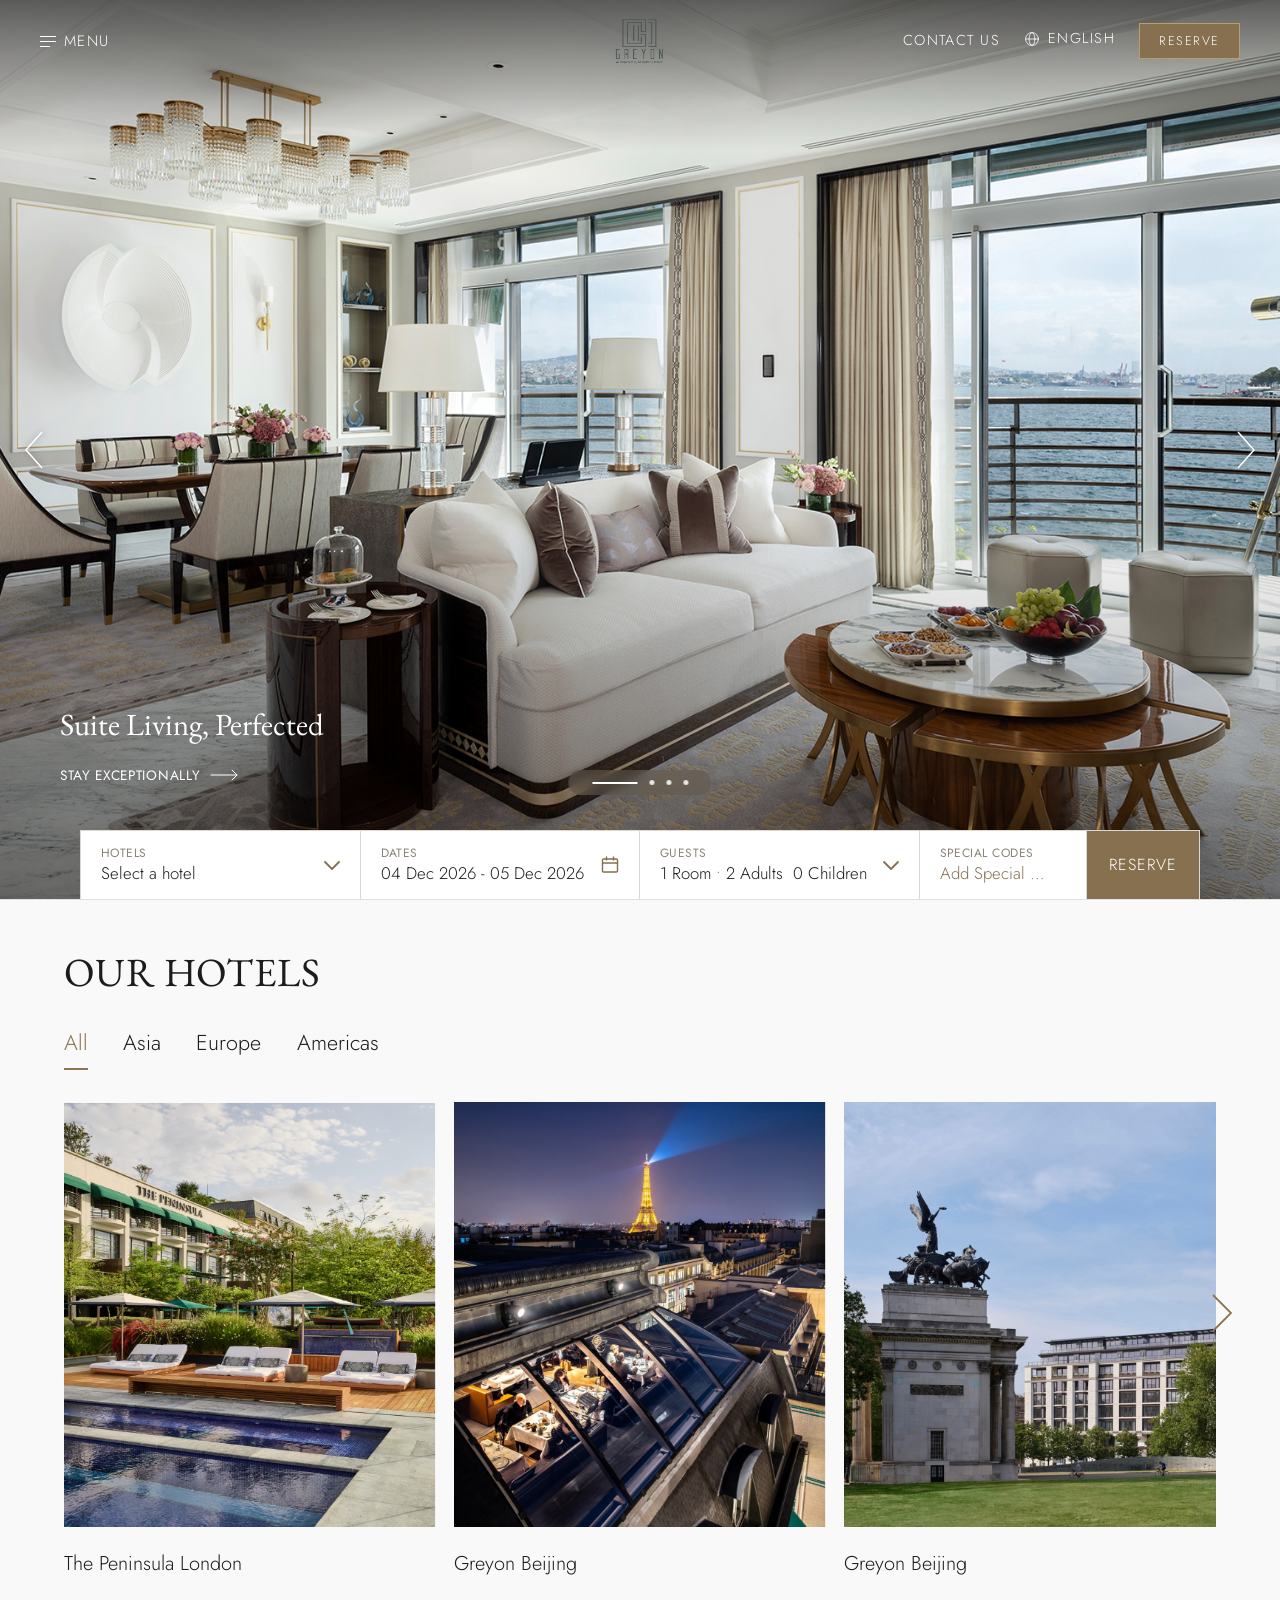
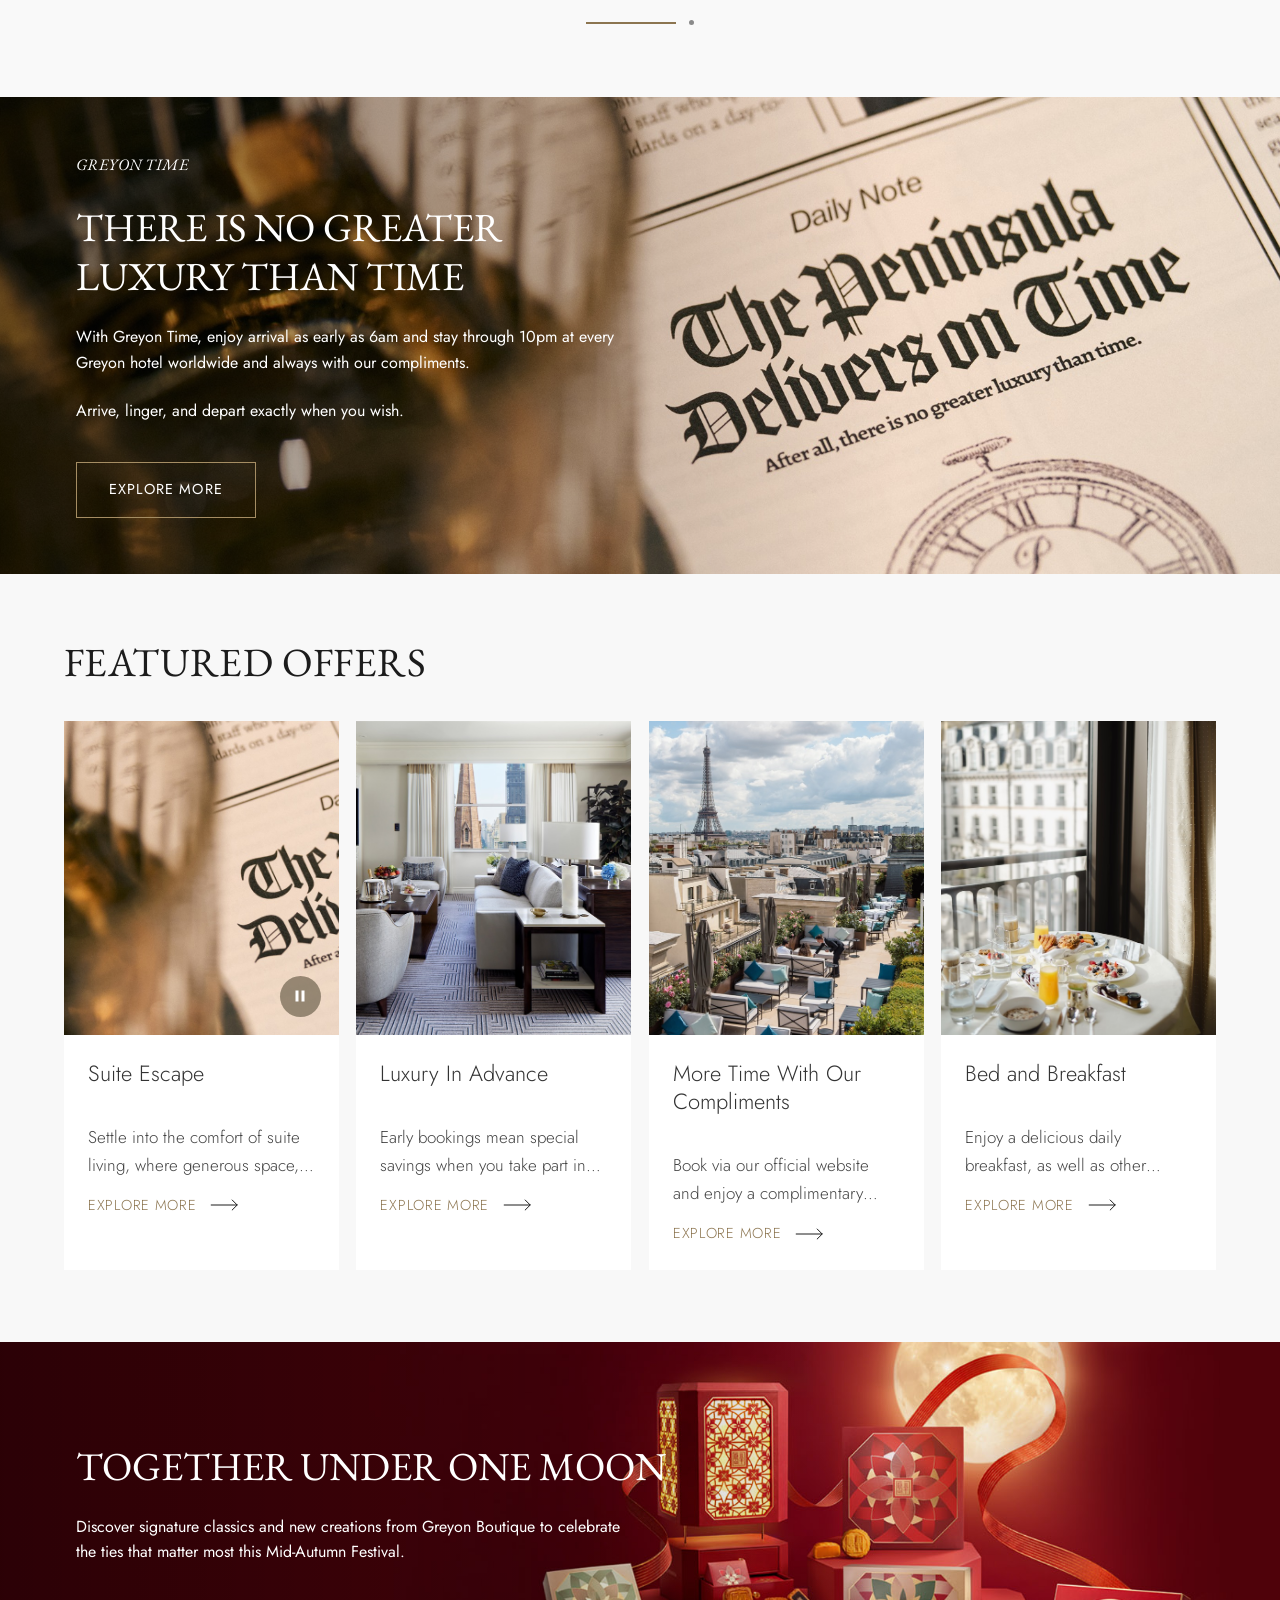
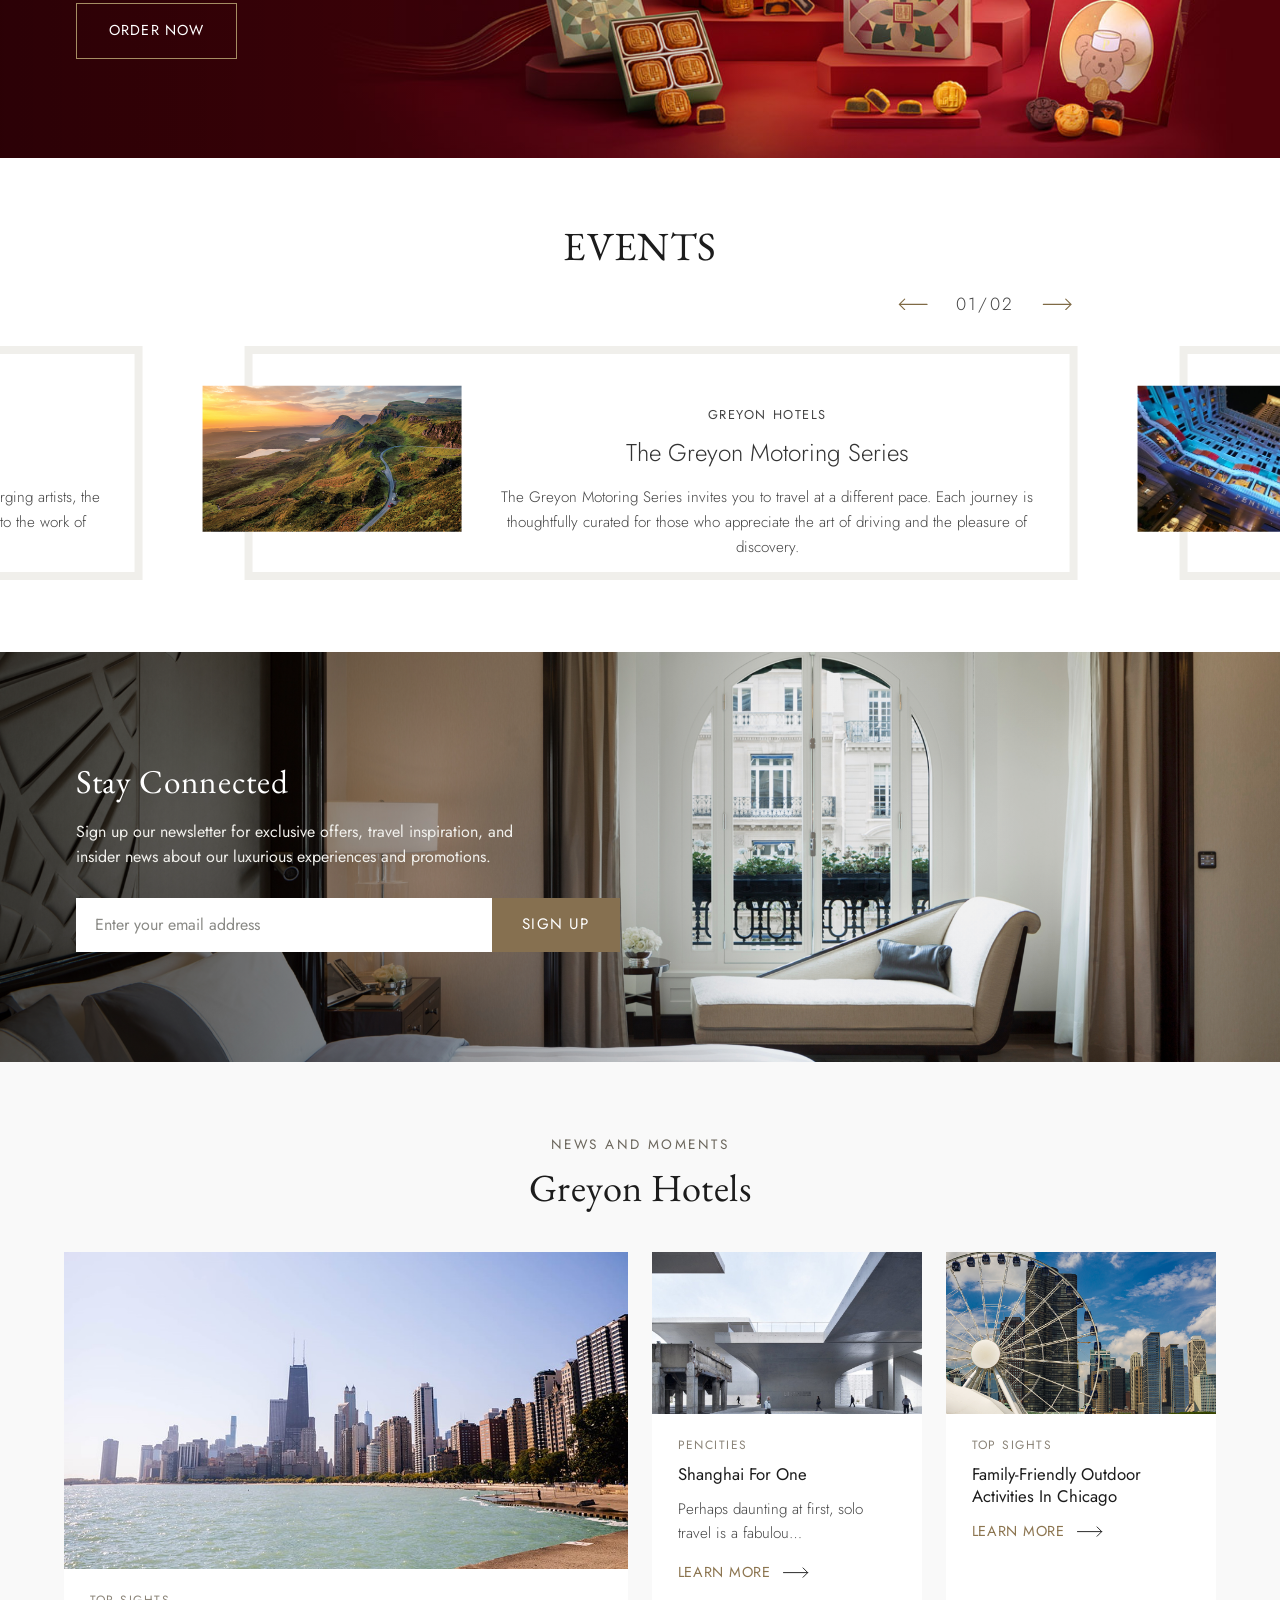
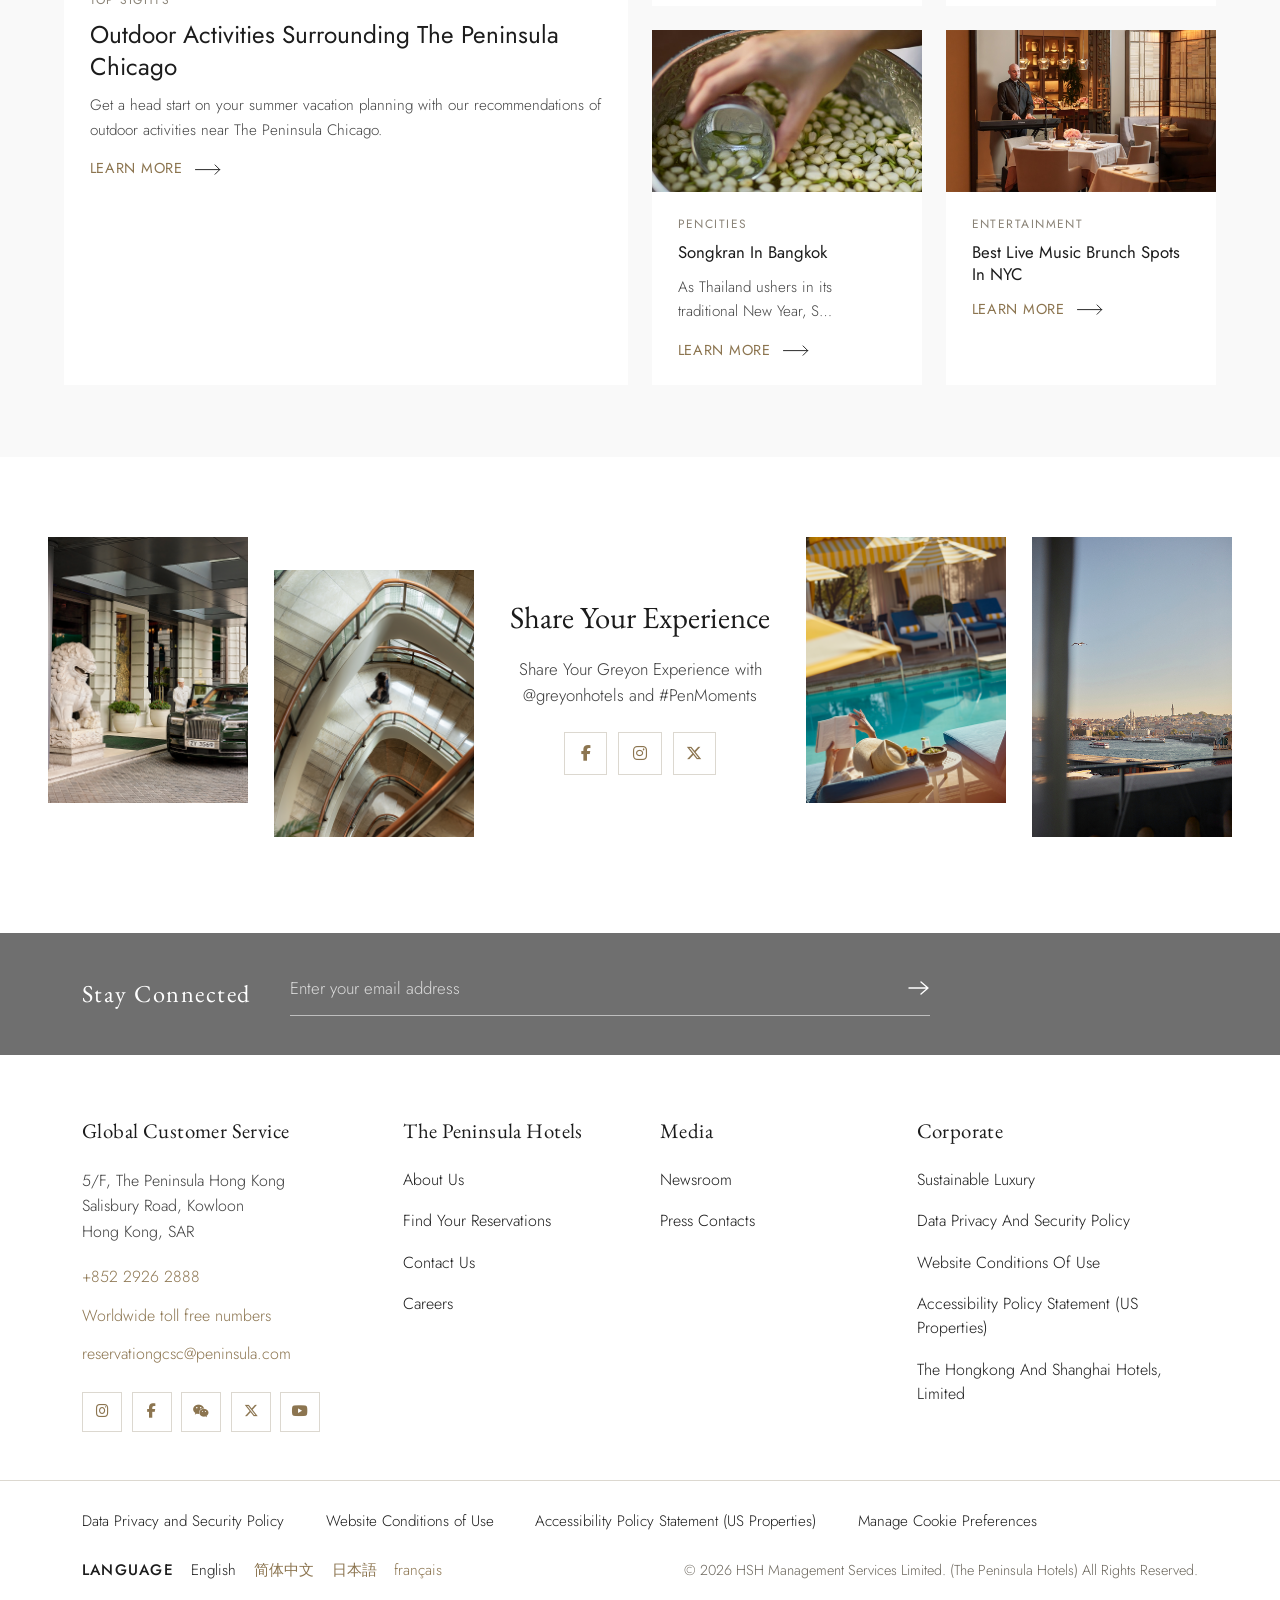
<file: index.html>
<!doctype html>
<html lang="en">
  <head>
    <meta charset="UTF-8" />
    <meta name="viewport" content="width=device-width, initial-scale=1.0" />
    <title>Home</title>

    <!-- Bootstrap 5 CSS -->
    <link
      href="https://cdnjs.cloudflare.com/ajax/libs/bootstrap/5.3.3/css/bootstrap.min.css"
      rel="stylesheet"
    />

    <!-- Google Fonts -->
    <link rel="preconnect" href="https://fonts.googleapis.com" />
    <link rel="preconnect" href="https://fonts.gstatic.com" crossorigin />
    <link
      href="https://fonts.googleapis.com/css2?family=EB+Garamond:wght@400;500;600&family=Jost:wght@200;300;400;500&display=swap"
      rel="stylesheet"
    />

    <!-- Font Awesome -->
    <link
      rel="stylesheet"
      href="https://cdnjs.cloudflare.com/ajax/libs/font-awesome/6.5.2/css/all.min.css"
    />

    <!-- your css (load last so it wins over Bootstrap) -->
    <link rel="stylesheet" href="./asset/CSS/home.css" />
    <link rel="stylesheet" href="./asset/CSS/header.css" />
    <link rel="stylesheet" href="./asset/CSS/footer.css" />
  </head>

  <body>
    <!-- ======= Header Section ===== -->
    <header class="peninsula-header">
      <!-- px-0 px-lg-3: the mobile action bar must run edge to edge below 992px -->
      <nav class="peninsula-nav navbar navbar-expand-lg px-0 px-lg-3">
        <div
          class="container-fluid d-flex align-items-center justify-content-between text-white py-3 px-4"
        >
          <!-- LEFT -->
          <div class="nav-side nav-side-left">
            <button
              class="btn nav-link-custom"
              type="button"
              data-bs-toggle="offcanvas"
              data-bs-target="#mainMenu"
              aria-controls="mainMenu"
              aria-label="Open menu"
            >
              <span class="hamburger-icon"
                ><span></span><span></span><span></span
              ></span>
              <span class="menu">Menu</span>
            </button>
          </div>

          <!-- CENTER -->
          <div class="brand">
            <a
              href="index.html"
              class="text-decoration-none"
              aria-label="Greyon home"
            >
              <img
                src="./asset/img/greyon_logo_white.png"
                data-logo-default="./asset/img/greyon_logo_white.png"
                data-logo-scrolled="./asset/img/Greyon_logo.png"
                alt="Greyon logo"
                class="brand-logo"
              />
            </a>
          </div>

          <!-- RIGHT (desktop only, hidden below 992px) -->
          <div class="nav-side nav-side-right">
            <a href="contactUs.html" class="nav-link-custom d-none d-lg-inline-flex"
              >Contact us</a
            >
            <div class="language-switcher d-none d-lg-block">
              <button
                class="nav-link-custom language-toggle"
                id="languageToggle"
                type="button"
                aria-expanded="false"
                aria-controls="languageMenu"
              >
                <svg
                  xmlns="http://www.w3.org/2000/svg"
                  viewBox="0 0 100 100"
                  width="16"
                  height="16"
                  aria-hidden="true"
                >
                  <g
                    fill="none"
                    stroke="currentColor"
                    stroke-width="5"
                    stroke-linecap="round"
                  >
                    <circle cx="50" cy="50" r="40" />
                    <line x1="10" y1="50" x2="90" y2="50" />
                    <ellipse cx="50" cy="50" rx="18" ry="40" />
                  </g>
                </svg>
                <span>English</span>
              </button>
              <div class="language-menu" id="languageMenu" role="menu" hidden>
                <a href="#" role="menuitem" data-language="English">English</a>
                <a href="#" role="menuitem" data-language="中文">中文</a>
                <a href="#" role="menuitem" data-language="日本語">日本語</a>
              </div>
            </div>
            <button
              class="btn btn-reserve d-none d-lg-inline-block"
              type="button"
            >
              Reserve
            </button>
          </div>
        </div>

        <!-- NEW: Contact us | Reserve bar (tablet + mobile only, controlled by CSS) -->
        <div class="mobile-actions">
          <a href="contactUs.html">Contact us</a>
          <button type="button">Reserve</button>
        </div>
      </nav>
    </header>

    <main>
      <!--  ==== Hero Section ==== -->
      <section id="one" class="hero border-bottom">
        <div
          id="heroCarousel"
          class="carousel slide carousel-fade"
          data-bs-ride="carousel"
        >
          <div class="carousel-indicators mb-4">
            <button
              type="button"
              data-bs-target="#heroCarousel"
              data-bs-slide-to="0"
              class="active"
              aria-current="true"
              aria-label="Slide 1"
            ></button>
            <button
              type="button"
              data-bs-target="#heroCarousel"
              data-bs-slide-to="1"
              aria-label="Slide 2"
            ></button>
            <button
              type="button"
              data-bs-target="#heroCarousel"
              data-bs-slide-to="2"
              aria-label="Slide 3"
            ></button>
            <button
              type="button"
              data-bs-target="#heroCarousel"
              data-bs-slide-to="3"
              aria-label="Slide 4"
            ></button>
          </div>

          <div class="carousel-inner">
            <div class="carousel-item active">
              <img src="./asset/img/PIT hero.jpg" alt="" />
              <div class="hero-caption">
                <h2>Suite Living, Perfected</h2>
                <a href="#"
                  >Stay exceptionally
                  <svg
                    width="28"
                    height="12"
                    viewBox="0 0 28 12"
                    fill="none"
                    stroke="currentColor"
                    stroke-width="1"
                    stroke-linecap="round"
                    stroke-linejoin="round"
                    aria-hidden="true"
                  >
                    <path d="M1 6h26M22 1l5 5-5 5" /></svg
                ></a>
              </div>
            </div>
            <div class="carousel-item">
              <img src="./asset/img/motoring.jpg" alt="" />
              <div class="hero-caption">
                <h2>A considered stay, beautifully remembered</h2>
                <a href="#"
                  >Discover more
                  <svg
                    width="28"
                    height="12"
                    viewBox="0 0 28 12"
                    fill="none"
                    stroke="currentColor"
                    stroke-width="1"
                    stroke-linecap="round"
                    stroke-linejoin="round"
                    aria-hidden="true"
                  >
                    <path d="M1 6h26M22 1l5 5-5 5" /></svg
                ></a>
              </div>
            </div>
            <div class="carousel-item">
              <img src="./asset/img/PNY Marian 5.jpg" alt="" />
              <div class="hero-caption">
                <h2>Timeless places for modern journeys</h2>
                <a href="#"
                  >Explore our hotels
                  <svg
                    width="28"
                    height="12"
                    viewBox="0 0 28 12"
                    fill="none"
                    stroke="currentColor"
                    stroke-width="1"
                    stroke-linecap="round"
                    stroke-linejoin="round"
                    aria-hidden="true"
                  >
                    <path d="M1 6h26M22 1l5 5-5 5" /></svg
                ></a>
              </div>
            </div>
            <div class="carousel-item">
              <img src="./asset/img/ppr meeting.jpg" alt="" />
              <div class="hero-caption">
                <h2>Timeless places for modern journeys</h2>
                <a href="#"
                  >Explore our hotels
                  <svg
                    width="28"
                    height="12"
                    viewBox="0 0 28 12"
                    fill="none"
                    stroke="currentColor"
                    stroke-width="1"
                    stroke-linecap="round"
                    stroke-linejoin="round"
                    aria-hidden="true"
                  >
                    <path d="M1 6h26M22 1l5 5-5 5" /></svg
                ></a>
              </div>
            </div>
          </div>

          <button
            class="carousel-control-prev"
            type="button"
            data-bs-target="#heroCarousel"
            data-bs-slide="prev"
            aria-label="Previous slide"
          >
            <span class="carousel-control-prev-icon" aria-hidden="true"></span>
          </button>
          <button
            class="carousel-control-next"
            type="button"
            data-bs-target="#heroCarousel"
            data-bs-slide="next"
            aria-label="Next slide"
          >
            <span class="carousel-control-next-icon" aria-hidden="true"></span>
          </button>
        </div>

        <!-- ===== BOOKING BAR (desktop only; CSS hides it below 992px) ===== -->
        <form class="booking-bar" id="bookingForm" autocomplete="off">
          <!-- Hotels -->
          <div class="booking-field">
            <button
              type="button"
              class="booking-trigger"
              aria-expanded="false"
              aria-controls="hotelPop"
            >
              <span class="booking-label">Hotels</span>
              <span class="booking-value" id="hotelValue">Select a hotel</span>
              <svg
                class="booking-icon"
                width="16"
                height="9"
                viewBox="0 0 16 9"
                fill="none"
                stroke="currentColor"
                stroke-width="1.8"
                stroke-linecap="round"
                stroke-linejoin="round"
                aria-hidden="true"
              >
                <path d="M1 1l7 7 7-7" />
              </svg>
            </button>
            <div
              class="booking-pop booking-pop--list"
              id="hotelPop"
              role="listbox"
              aria-label="Hotels"
              hidden
            ></div>
          </div>

          <!-- Dates -->
          <div class="booking-field booking-field--dates">
            <button
              type="button"
              class="booking-trigger"
              aria-expanded="false"
              aria-controls="datesPop"
            >
              <span class="booking-label">Dates</span>
              <span class="booking-value" id="datesValue"></span>
              <svg
                class="booking-icon"
                width="18"
                height="18"
                viewBox="0 0 18 18"
                fill="none"
                stroke="currentColor"
                stroke-width="1.4"
                stroke-linecap="round"
                stroke-linejoin="round"
                aria-hidden="true"
              >
                <rect x="1.5" y="3" width="15" height="13" rx="1" />
                <path d="M1.5 7h15M5.5 1v3M12.5 1v3" />
              </svg>
            </button>
            <div
              class="booking-pop booking-pop--calendar"
              id="datesPop"
              role="dialog"
              aria-label="Choose your dates"
              hidden
            >
              <span class="cal-nights" id="calNights" aria-live="polite"
                >1 Night</span
              >
              <div class="cal-months">
                <button
                  type="button"
                  class="cal-nav cal-prev"
                  id="calPrev"
                  aria-label="Previous month"
                >
                  <svg
                    width="14"
                    height="26"
                    viewBox="0 0 14 26"
                    fill="none"
                    stroke="currentColor"
                    stroke-width="2.2"
                    stroke-linecap="round"
                    stroke-linejoin="round"
                    aria-hidden="true"
                  >
                    <path d="M12 2L2 13l10 11" />
                  </svg>
                </button>
                <div class="cal-month" id="calMonthA"></div>
                <div class="cal-month" id="calMonthB"></div>
                <button
                  type="button"
                  class="cal-nav cal-next"
                  id="calNext"
                  aria-label="Next month"
                >
                  <svg
                    width="14"
                    height="26"
                    viewBox="0 0 14 26"
                    fill="none"
                    stroke="currentColor"
                    stroke-width="2.2"
                    stroke-linecap="round"
                    stroke-linejoin="round"
                    aria-hidden="true"
                  >
                    <path d="M2 2l10 11L2 24" />
                  </svg>
                </button>
              </div>
              <input type="hidden" id="checkIn" name="checkin" />
              <input type="hidden" id="checkOut" name="checkout" />
            </div>
          </div>

          <!-- Guests -->
          <div class="booking-field">
            <button
              type="button"
              class="booking-trigger"
              aria-expanded="false"
              aria-controls="guestsPop"
            >
              <span class="booking-label">Guests</span>
              <span class="booking-value" id="guestsValue"></span>
              <svg
                class="booking-icon"
                width="16"
                height="9"
                viewBox="0 0 16 9"
                fill="none"
                stroke="currentColor"
                stroke-width="1.8"
                stroke-linecap="round"
                stroke-linejoin="round"
                aria-hidden="true"
              >
                <path d="M1 1l7 7 7-7" />
              </svg>
            </button>
            <div class="booking-pop booking-pop--guests" id="guestsPop" hidden>
              <!-- one grey block per room, built by home.js -->
              <div class="guests-rooms" id="guestsRooms"></div>
              <div class="guests-foot">
                <p class="guests-note">Max 4 guests per room, Max 8 rooms</p>
                <button type="button" class="guests-add" id="addRoom">
                  Add room
                </button>
              </div>
            </div>
          </div>

          <!-- Special codes -->
          <div class="booking-field booking-field--codes">
            <button
              type="button"
              class="booking-trigger"
              aria-expanded="false"
              aria-controls="codesPop"
            >
              <span class="booking-label">Special codes</span>
              <span class="booking-value booking-value--accent" id="codesValue"
                >Add Special Codes</span
              >
            </button>
            <div
              class="booking-pop booking-pop--codes"
              id="codesPop"
              role="dialog"
              aria-label="Special codes"
              hidden
            >
              <!-- Promo code (selected by default) -->
              <div class="code-option">
                <label class="code-radio">
                  <input type="radio" name="codeType" value="promo" checked />
                  <span class="code-radio-dot"></span>
                  <span class="code-radio-text">Promo Code</span>
                </label>
                <input
                  class="code-input"
                  type="text"
                  id="promoCode"
                  name="promo"
                  placeholder="Enter Promo Code"
                  maxlength="20"
                  autocomplete="off"
                />
              </div>

              <!-- Group code -->
              <div class="code-option">
                <label class="code-radio">
                  <input type="radio" name="codeType" value="group" />
                  <span class="code-radio-dot"></span>
                  <span class="code-radio-text">Group Code</span>
                </label>
                <input
                  class="code-input"
                  type="text"
                  id="groupCode"
                  name="group"
                  placeholder="Enter Group Code"
                  maxlength="20"
                  autocomplete="off"
                  disabled
                />
              </div>

              <div class="code-divider" role="separator"></div>

              <!-- Travel advisor -->
              <div class="code-option">
                <label class="code-label" for="advisorId"
                  >Travel Advisor ID</label
                >
                <input
                  class="code-input"
                  type="text"
                  id="advisorId"
                  name="advisor"
                  placeholder="Enter Travel Advisor ID"
                  maxlength="20"
                  autocomplete="off"
                />
              </div>

              <button type="button" class="code-done" id="codeDone">
                Done
              </button>
            </div>
          </div>

          <button type="submit" class="booking-submit">Reserve</button>
        </form>
      </section>

      <!-- ===== SLIDE-OUT MENU ===== -->
      <section>
        <div
          class="offcanvas offcanvas-start peninsula-menu"
          tabindex="-1"
          id="mainMenu"
          aria-labelledby="mainMenuLabel"
        >
          <div class="offcanvas-header pb-0">
            <span class="menu-brand" id="mainMenuLabel">Greyon</span>
            <button
              type="button"
              class="btn-close-custom"
              data-bs-dismiss="offcanvas"
              aria-label="Close menu"
            >
              <i class="fa-solid fa-xmark" aria-hidden="true"></i>
            </button>
          </div>
          <div class="menu-columns">
            <!-- NEW: back + title row (tablet/mobile only, shown when "Our Hotels" is open) -->
            <div class="menu-subhead">
              <button
                type="button"
                class="menu-back"
                id="menuBack"
                aria-label="Back to menu"
              >
                <i class="fa-solid fa-chevron-left" aria-hidden="true"></i>
                <span>Back</span>
              </button>
              <h2 class="menu-subtitle">Our Hotels</h2>
            </div>

            <!-- ===== COLUMN 1: main nav ===== -->
            <div class="menu-col menu-col-main">
              <div class="offcanvas-body">
                <ul class="menu-list">
                  <li>
                    <a href="#" class="hotels-toggle" id="hotelsToggle">
                      <span>Our Hotels</span>
                      <i
                        class="fa-solid fa-chevron-right brave-our-hotel"
                        aria-hidden="true"
                      ></i>
                    </a>
                  </li>
                  <li>
                    <a href="experience.html"><span>The Experience</span></a>
                  </li>
                  <li>
                    <a href="offer.html"><span>Offers</span></a>
                  </li>
                  <li>
                    <a href="meeting&celebration.html"
                      ><span>Meetings &amp; Celebrations</span></a
                    >
                  </li>
                  <li>
                    <a href="wellness.html"><span>Wellness</span></a>
                  </li>
                  <li>
                    <a href="signature-events.html"
                      ><span>Signature Events</span></a
                    >
                  </li>
                  <li>
                    <a href="perspectives.html"><span>Perspectives</span></a>
                  </li>
                  <li>
                    <a href="sustainability.html"
                      ><span>Sustainability</span></a
                    >
                  </li>
                </ul>
              </div>

              <div class="menu-footer">
                <a href="#">
                  <span>Global homepage</span>
                  <i class="fa-solid fa-chevron-right" aria-hidden="true"></i>
                </a>
                <a href="#" id="selectHotelLink">
                  <span>Select a hotel</span>
                  <i class="fa-solid fa-chevron-right" aria-hidden="true"></i>
                </a>
                <a
                  href="#"
                  class="menu-footer-lang"
                  id="mobileLanguageToggle"
                  aria-expanded="false"
                  aria-controls="mobileLanguageMenu"
                >
                  <svg
                    xmlns="http://www.w3.org/2000/svg"
                    viewBox="0 0 100 100"
                    width="16"
                    height="16"
                    aria-hidden="true"
                  >
                    <g
                      fill="none"
                      stroke="currentColor"
                      stroke-width="5"
                      stroke-linecap="round"
                    >
                      <circle cx="50" cy="50" r="40" />
                      <line x1="10" y1="50" x2="90" y2="50" />
                      <ellipse cx="50" cy="50" rx="18" ry="40" />
                    </g>
                  </svg>
                  <span>English</span>
                </a>
                <div
                  class="language-menu mobile-language-menu"
                  id="mobileLanguageMenu"
                  role="menu"
                  hidden
                >
                  <a href="#" role="menuitem" data-language="English"
                    >English</a
                  >
                  <a href="#" role="menuitem" data-language="中文">中文</a>
                  <a href="#" role="menuitem" data-language="日本語">日本語</a>
                </div>
              </div>
            </div>

            <!-- ===== COLUMN 2: regions ===== -->
            <div class="menu-col menu-col-regions">
              <ul class="region-list">
                <li>
                  <a href="#" class="region-link active" data-region="all">
                    <span>All Regions</span>
                    <i class="fa-solid fa-chevron-right" aria-hidden="true"></i>
                  </a>
                </li>
                <li>
                  <a href="#" class="region-link" data-region="city">
                    <span>City</span>
                    <i class="fa-solid fa-chevron-right" aria-hidden="true"></i>
                  </a>
                </li>
                <li>
                  <a href="#" class="region-link" data-region="province">
                    <span>Province</span>
                    <i class="fa-solid fa-chevron-right" aria-hidden="true"></i>
                  </a>
                </li>
              </ul>
            </div>

            <!-- ===== COLUMN 3: hotel list ===== -->
            <div class="menu-col menu-col-hotels">
              <ul class="hotel-list">
                <li class="hotel-item" data-region="city">
                  <a href="">
                    <div class="hotel-thumb">
                      <img src="./asset/img/Poolside Lunch-min.jpg" alt="" />
                    </div>
                    <div class="hotel-copy">
                      <h3>Greyon Boeung Kang Kong</h3>
                      <p class="mt-2">A landmark on the eastern skyline</p>
                    </div>
                  </a>
                </li>
                <li class="hotel-item" data-region="city">
                  <a href="">
                    <div class="hotel-thumb">
                      <img src="./asset/img/Poolside Lunch-min.jpg" alt="" />
                    </div>
                    <div class="hotel-copy">
                      <h3>Greyon Riverside</h3>
                      <p class="mt-2">Glamour redefined on the water</p>
                    </div>
                  </a>
                </li>
                <li class="hotel-item" data-region="city">
                  <a href="">
                    <div class="hotel-thumb">
                      <img src="./asset/img/Poolside Lunch-min.jpg" alt="" />
                    </div>
                    <div class="hotel-copy">
                      <h3>Greyon Koh Pich</h3>
                      <p class="mt-2">Heart of the city, timeless elegance</p>
                    </div>
                  </a>
                </li>
                <li class="hotel-item" data-region="city">
                  <a href="">
                    <div class="hotel-thumb thumb-4">
                      <img src="./asset/img/Poolside Lunch-min.jpg" alt="" />
                    </div>
                    <div class="hotel-copy">
                      <h3>Greyon ToulKork</h3>
                      <p class="mt-2">
                        A shining landmark facing the palace grounds
                      </p>
                    </div>
                  </a>
                </li>
                <li class="hotel-item" data-region="province">
                  <a href="">
                    <div class="hotel-thumb thumb-5">
                      <img src="./asset/img/Poolside Lunch-min.jpg" alt="" />
                    </div>
                    <div class="hotel-copy">
                      <h3>Greyon Kompot</h3>
                      <p class="mt-2">The avenue's most glamorous address</p>
                    </div>
                  </a>
                </li>
                <li class="hotel-item" data-region="province">
                  <a href="">
                    <div class="hotel-thumb thumb-6">
                      <img src="./asset/img/Poolside Lunch-min.jpg" alt="" />
                    </div>
                    <div class="hotel-copy">
                      <h3>Greyon Kep</h3>
                      <p class="mt-2">
                        Far Eastern graciousness meets Midwestern hospitality
                      </p>
                    </div>
                  </a>
                </li>
                <li class="hotel-item" data-region="province">
                  <a href="">
                    <div class="hotel-thumb thumb-7">
                      <img src="./asset/img/Poolside Lunch-min.jpg" alt="" />
                    </div>
                    <div class="hotel-copy">
                      <h3>Greyon Preah Sihanuk</h3>
                      <p class="mt-2">
                        An exclusive oasis in the city of angels
                      </p>
                    </div>
                  </a>
                </li>
                <li class="hotel-item" data-region="province">
                  <a href="">
                    <div class="hotel-thumb thumb-8">
                      <img src="./asset/img/Poolside Lunch-min.jpg" alt="" />
                    </div>
                    <div class="hotel-copy">
                      <h3>Greyon PoitPat</h3>
                      <p class="mt-2">
                        Stylish grandeur in the heart of the city
                      </p>
                    </div>
                  </a>
                </li>
                <li class="hotel-item" data-region="province">
                  <a href="">
                    <div class="hotel-thumb thumb-9">
                      <img src="./asset/img/Poolside Lunch-min.jpg" alt="" />
                    </div>
                    <div class="hotel-copy">
                      <h3>Greyon Battambong</h3>
                      <p class="mt-2">A quiet elegance beside the river</p>
                    </div>
                  </a>
                </li>
              </ul>
            </div>
          </div>
        </div>
      </section>

      <!-- ===== SELECT A HOTEL PANEL ===== -->
      <section>
        <div
          class="offcanvas offcanvas-start select-hotel-menu"
          tabindex="-1"
          id="hotelSelectMenu"
          aria-label="Select a hotel"
        >
          <!-- Back (left) + Close (right) -->
          <div class="sh-top">
            <button
              type="button"
              class="sh-back"
              id="shBack"
              aria-label="Back to menu"
            >
              <i class="fa-solid fa-chevron-left" aria-hidden="true"></i>
              <span>Back</span>
            </button>
            <button
              type="button"
              class="btn-close-custom sh-close"
              data-bs-dismiss="offcanvas"
              aria-label="Close menu"
            >
              <i class="fa-solid fa-xmark" aria-hidden="true"></i>
            </button>
          </div>

          <div class="sh-body">
            <!-- LEFT: regions -->
            <ul class="sh-regions" id="shRegions">
              <li>
                <a href="#" class="sh-region active" data-region="all"
                  ><span>All Regions</span
                  ><i class="fa-solid fa-chevron-right" aria-hidden="true"></i
                ></a>
              </li>
              <li>
                <a href="#" class="sh-region" data-region="asia"
                  ><span>Asia</span
                  ><i class="fa-solid fa-chevron-right" aria-hidden="true"></i
                ></a>
              </li>
              <li>
                <a href="#" class="sh-region" data-region="europe"
                  ><span>Europe</span
                  ><i class="fa-solid fa-chevron-right" aria-hidden="true"></i
                ></a>
              </li>
              <li>
                <a href="#" class="sh-region" data-region="americas"
                  ><span>Americas</span
                  ><i class="fa-solid fa-chevron-right" aria-hidden="true"></i
                ></a>
              </li>
            </ul>

            <!-- RIGHT: hotels (scrolls) -->
            <ul class="sh-hotels" id="shHotels">
              <li class="sh-hotel" data-region="asia">
                <a href="#">
                  <span class="sh-thumb"
                    ><img src="./asset/img/Poolside Lunch-min.jpg" alt=""
                  /></span>
                  <span class="sh-copy"
                    ><strong>The Greyon Hong Kong</strong
                    ><em>The Grande Dame of the Far East</em></span
                  >
                </a>
              </li>
              <li class="sh-hotel" data-region="asia">
                <a href="#">
                  <span class="sh-thumb"
                    ><img src="./asset/img/Poolside Lunch-min.jpg" alt=""
                  /></span>
                  <span class="sh-copy"
                    ><strong>The Greyon Shanghai</strong
                    ><em>Glamour redefined on The Bund</em></span
                  >
                </a>
              </li>
              <li class="sh-hotel" data-region="asia">
                <a href="#">
                  <span class="sh-thumb"
                    ><img src="./asset/img/Poolside Lunch-min.jpg" alt=""
                  /></span>
                  <span class="sh-copy"
                    ><strong>The Greyon Beijing</strong
                    ><em>Heart of the Capital, Timeless Elegance</em></span
                  >
                </a>
              </li>
              <li class="sh-hotel" data-region="asia">
                <a href="#">
                  <span class="sh-thumb"
                    ><img src="./asset/img/Poolside Lunch-min.jpg" alt=""
                  /></span>
                  <span class="sh-copy"
                    ><strong>The Greyon Tokyo</strong
                    ><em
                      >A shining landmark located opposite the Imperial
                      Palace</em
                    ></span
                  >
                </a>
              </li>
              <li class="sh-hotel" data-region="americas">
                <a href="#">
                  <span class="sh-thumb"
                    ><img src="./asset/img/Poolside Lunch-min.jpg" alt=""
                  /></span>
                  <span class="sh-copy"
                    ><strong>The Greyon New York</strong
                    ><em>Fifth Avenue’s most glamorous address</em></span
                  >
                </a>
              </li>
              <li class="sh-hotel" data-region="americas">
                <a href="#">
                  <span class="sh-thumb"
                    ><img src="./asset/img/Poolside Lunch-min.jpg" alt=""
                  /></span>
                  <span class="sh-copy"
                    ><strong>The Greyon Chicago</strong
                    ><em
                      >Far Eastern graciousness meets Midwestern hospitality</em
                    ></span
                  >
                </a>
              </li>
              <li class="sh-hotel" data-region="americas">
                <a href="#">
                  <span class="sh-thumb"
                    ><img src="./asset/img/Poolside Lunch-min.jpg" alt=""
                  /></span>
                  <span class="sh-copy"
                    ><strong>The Greyon Beverly Hills</strong
                    ><em>An exclusive oasis in The City of Angels</em></span
                  >
                </a>
              </li>
              <li class="sh-hotel" data-region="europe">
                <a href="#">
                  <span class="sh-thumb"
                    ><img src="./asset/img/Poolside Lunch-min.jpg" alt=""
                  /></span>
                  <span class="sh-copy"
                    ><strong>The Greyon London</strong
                    ><em>Stylish Grandeur in the Heart of Belgravia</em></span
                  >
                </a>
              </li>
              <!-- copy one <li class="sh-hotel"> to add a hotel; set data-region to asia / europe / americas -->
            </ul>
          </div>
        </div>
      </section>

      <!-- ===== RESERVE DRAWER ===== -->
      <div
        class="offcanvas offcanvas-end reserve-drawer"
        tabindex="-1"
        id="reserveDrawer"
        aria-labelledby="reserveDrawerLabel"
      >
        <div class="offcanvas-header">
          <h2 class="reserve-drawer-title" id="reserveDrawerLabel">Reserve</h2>
          <button
            type="button"
            class="btn-close-custom"
            data-bs-dismiss="offcanvas"
            aria-label="Close"
          >
            <i class="fa-solid fa-xmark" aria-hidden="true"></i>
          </button>
        </div>

        <div class="offcanvas-body reserve-drawer-body">
          <form id="reserveDrawerForm" autocomplete="off">
            <!-- Hotels -->
            <div class="rd-field">
              <button
                type="button"
                class="rd-trigger"
                aria-expanded="false"
                aria-controls="rdHotelPanel"
              >
                <span class="rd-col">
                  <span class="rd-label">Hotels</span>
                  <span class="rd-value" id="rdHotelValue">Select a hotel</span>
                </span>
                <svg
                  class="rd-chevron"
                  viewBox="0 0 16 9"
                  width="14"
                  height="8"
                  fill="none"
                  stroke="currentColor"
                  stroke-width="1.8"
                  stroke-linecap="round"
                  stroke-linejoin="round"
                  aria-hidden="true"
                >
                  <path d="M1 1l7 7 7-7" />
                </svg>
              </button>
              <div class="rd-panel" id="rdHotelPanel" hidden>
                <ul class="rd-hotel-list" id="rdHotelList"></ul>
              </div>
            </div>

            <!-- Dates -->
            <div class="rd-field">
              <button
                type="button"
                class="rd-trigger"
                aria-expanded="false"
                aria-controls="rdDatesPanel"
              >
                <span class="rd-col">
                  <span class="rd-label">Dates</span>
                  <span class="rd-value" id="rdDatesValue"></span>
                </span>
                <svg
                  class="rd-chevron"
                  viewBox="0 0 16 9"
                  width="14"
                  height="8"
                  fill="none"
                  stroke="currentColor"
                  stroke-width="1.8"
                  stroke-linecap="round"
                  stroke-linejoin="round"
                  aria-hidden="true"
                >
                  <path d="M1 1l7 7 7-7" />
                </svg>
              </button>
              <div class="rd-panel" id="rdDatesPanel" hidden>
                <div class="rd-dates-row">
                  <label>
                    <span>Check-in</span>
                    <input type="date" id="rdCheckIn" name="checkin" />
                  </label>
                  <label>
                    <span>Check-out</span>
                    <input type="date" id="rdCheckOut" name="checkout" />
                  </label>
                </div>
                <p class="rd-nights" id="rdNights">1 Night</p>
              </div>
            </div>

            <!-- Guests -->
            <div class="rd-field">
              <button
                type="button"
                class="rd-trigger"
                aria-expanded="false"
                aria-controls="rdGuestsPanel"
              >
                <span class="rd-col">
                  <span class="rd-label">Guests</span>
                  <span class="rd-value" id="rdGuestsValue"></span>
                </span>
                <svg
                  class="rd-chevron"
                  viewBox="0 0 16 9"
                  width="14"
                  height="8"
                  fill="none"
                  stroke="currentColor"
                  stroke-width="1.8"
                  stroke-linecap="round"
                  stroke-linejoin="round"
                  aria-hidden="true"
                >
                  <path d="M1 1l7 7 7-7" />
                </svg>
              </button>
              <div class="rd-panel" id="rdGuestsPanel" hidden>
                <div class="rd-rooms" id="rdRooms"></div>
                <div class="rd-guests-foot">
                  <p class="rd-note">Max 4 guests per room, Max 8 rooms</p>
                  <button type="button" class="rd-add-room" id="rdAddRoom">
                    Add room
                  </button>
                </div>
              </div>
            </div>

            <!-- Special codes -->
            <div class="rd-field">
              <button
                type="button"
                class="rd-trigger"
                aria-expanded="false"
                aria-controls="rdCodesPanel"
              >
                <span class="rd-col">
                  <span class="rd-label">Special codes</span>
                  <span class="rd-value rd-value--accent" id="rdCodesValue"
                    >Add Special Codes</span
                  >
                </span>
              </button>
              <div class="rd-panel" id="rdCodesPanel" hidden>
                <div class="rd-code-option">
                  <label class="rd-radio">
                    <input
                      type="radio"
                      name="rdCodeType"
                      value="promo"
                      checked
                    />
                    <span class="rd-radio-dot"></span>
                    <span>Promo Code</span>
                  </label>
                  <input
                    class="rd-code-input"
                    type="text"
                    id="rdPromoCode"
                    placeholder="Enter Promo Code"
                    maxlength="20"
                  />
                </div>
                <div class="rd-code-option">
                  <label class="rd-radio">
                    <input type="radio" name="rdCodeType" value="group" />
                    <span class="rd-radio-dot"></span>
                    <span>Group Code</span>
                  </label>
                  <input
                    class="rd-code-input"
                    type="text"
                    id="rdGroupCode"
                    placeholder="Enter Group Code"
                    maxlength="20"
                    disabled
                  />
                </div>
                <div class="rd-code-divider"></div>
                <div class="rd-code-option">
                  <label class="rd-code-label" for="rdAdvisorId"
                    >Travel Advisor ID</label
                  >
                  <input
                    class="rd-code-input"
                    type="text"
                    id="rdAdvisorId"
                    placeholder="Enter Travel Advisor ID"
                    maxlength="20"
                  />
                </div>
                <button type="button" class="rd-code-done" id="rdCodeDone">
                  Done
                </button>
              </div>
            </div>
          </form>

          <p class="rd-info">
            <i class="fa-solid fa-circle-info" aria-hidden="true"></i>
            Book direct for the best rates and offers and access to Peninsula
            Time, a flexible check-in &amp; check-out programme
          </p>
        </div>

        <div class="offcanvas-footer reserve-drawer-footer">
          <button type="submit" form="reserveDrawerForm" class="rd-submit">
            Reserve
          </button>
        </div>
      </div>

      <!-- ==== Section1: Our Hotels Section === -->
      <section id="two" class="our-hotel" aria-labelledby="ourHotelsHeading">
        <div class="container-fluid px-5 mt-5">
          <h2 class="oh-title ms-3" id="ourHotelsHeading">OUR HOTELS</h2>

          <div class="mx-3">
            <!-- Region filter -->
            <ul class="oh-tabs" aria-label="Filter hotels by region">
              <li>
                <button
                  type="button"
                  class="oh-tab is-active"
                  data-region="all"
                  aria-pressed="true"
                >
                  All
                </button>
              </li>

              <li>
                <button
                  type="button"
                  class="oh-tab"
                  data-region="asia"
                  aria-pressed="false"
                >
                  Asia
                </button>
              </li>

              <li>
                <button
                  type="button"
                  class="oh-tab"
                  data-region="europe"
                  aria-pressed="false"
                >
                  Europe
                </button>
              </li>

              <li>
                <button
                  type="button"
                  class="oh-tab"
                  data-region="americas"
                  aria-pressed="false"
                >
                  Americas
                </button>
              </li>
            </ul>

            <!-- =========================
           HOTEL CAROUSEL
      ========================== -->
            <div
              id="hotelsCarousel"
              class="carousel slide"
              aria-roledescription="carousel"
              aria-label="Our hotels"
            >
              <div class="carousel-inner" id="hotelsInner">
                <!-- =====================
               SLIDE 1
          ====================== -->
                <div class="carousel-item active">
                  <div
                    class="row row-cols-1 row-cols-md-2 row-cols-lg-3"
                    style="--bs-gutter-x: 1.1rem; --bs-gutter-y: 0"
                  >
                    <!-- HOTEL 1 -->
                    <div class="col hotel-card" data-region="asia">
                      <a href="index.html" class="oh-card">
                        <div class="oh-media">
                          <!-- MAIN IMAGE -->
                          <img
                            src="./asset/img/our-hotel-img1.png"
                            alt="Hotel 1"
                            loading="lazy"
                          />

                          <!-- HOVER CONTENT -->
                          <div class="oh-hover" aria-hidden="true">
                            <!-- HOVER IMAGE -->
                            <img
                              src="./asset/img/our-hotel-hover-img1.jpg"
                              alt=""
                              loading="lazy"
                            />

                            <h3 class="oh-hover-name">Greyon London</h3>

                            <p class="oh-hover-desc">
                              In the heart of Belgravia, with superb
                              restaurants, an idyllic spa, and direct views over
                              Hyde Park Corner and Wellington Arch.
                            </p>

                            <span class="oh-explore">
                              Explore

                              <svg
                                viewBox="0 0 28 12"
                                fill="none"
                                stroke="currentColor"
                                stroke-width="1"
                                stroke-linecap="round"
                                stroke-linejoin="round"
                                aria-hidden="true"
                              >
                                <path d="M1 6h26M22 1l5 5-5 5" />
                              </svg>
                            </span>
                          </div>
                        </div>

                        <p class="oh-name">The Peninsula London</p>
                      </a>
                    </div>

                    <!-- HOTEL 2 -->
                    <div class="col hotel-card" data-region="asia">
                      <a href="index.html" class="oh-card">
                        <div class="oh-media">
                          <img
                            src="./asset/img/our-hotel-img2.png"
                            alt="Hotel 2"
                            loading="lazy"
                          />

                          <div class="oh-hover">
                            <img
                              src="./asset/img/our-hotel-hover-img2.jpg"
                              alt=""
                              loading="lazy"
                            />

                            <h3 class="oh-hover-name">Greyon Sanghai</h3>

                            <p class="oh-hover-desc">
                              Situated on the historic Bund, featuring gardens,
                              a chic shopping arcade, and a landmarked former
                              British Consulate building.
                            </p>

                            <span class="oh-explore">
                              Explore

                              <svg
                                viewBox="0 0 28 12"
                                fill="none"
                                stroke="currentColor"
                                stroke-width="1"
                                stroke-linecap="round"
                                stroke-linejoin="round"
                                aria-hidden="true"
                              >
                                <path d="M1 6h26M22 1l5 5-5 5" />
                              </svg>
                            </span>
                          </div>
                        </div>

                        <p class="oh-name">Greyon Beijing</p>
                      </a>
                    </div>

                    <!-- HOTEL 3 -->
                    <div class="col hotel-card" data-region="europe">
                      <a href="index.html" class="oh-card">
                        <div class="oh-media">
                          <img
                            src="./asset/img/our-hotel-img3.png"
                            alt="Hotel 3"
                            loading="lazy"
                          />

                          <div class="oh-hover">
                            <img
                              src="./asset/img/our-hotel-hover-img3.jpg"
                              alt=""
                              loading="lazy"
                            />

                            <h3 class="oh-hover-name">Greyon Beijing</h3>

                            <p class="oh-hover-desc">
                              Just steps from The Forbidden City and Tiananmen
                              Square, with refined restaurants, a luxe spa, and
                              a world-class art collection.&nbsp;
                            </p>

                            <span class="oh-explore">
                              Explore

                              <svg
                                viewBox="0 0 28 12"
                                fill="none"
                                stroke="currentColor"
                                stroke-width="1"
                                stroke-linecap="round"
                                stroke-linejoin="round"
                                aria-hidden="true"
                              >
                                <path d="M1 6h26M22 1l5 5-5 5" />
                              </svg>
                            </span>
                          </div>
                        </div>

                        <p class="oh-name">Greyon Beijing</p>
                      </a>
                    </div>
                  </div>
                </div>

                <!-- =====================
               SLIDE 2
          ====================== -->
                <div class="carousel-item">
                  <div
                    class="row row-cols-1 row-cols-md-2 row-cols-lg-3"
                    style="--bs-gutter-x: 1.1rem; --bs-gutter-y: 0"
                  >
                    <!-- HOTEL 1 -->
                    <div class="col hotel-card" data-region="asia">
                      <a href="index.html" class="oh-card">
                        <div class="oh-media">
                          <!-- MAIN IMAGE -->
                          <img
                            src="./asset/img/our-hotel-img1.png"
                            alt="Hotel 1"
                            loading="lazy"
                          />

                          <!-- HOVER CONTENT -->
                          <div class="oh-hover" aria-hidden="true">
                            <!-- HOVER IMAGE -->
                            <img
                              src="./asset/img/our-hotel-hover-img1.jpg"
                              alt=""
                              loading="lazy"
                            />

                            <h3 class="oh-hover-name">Greyon London</h3>

                            <p class="oh-hover-desc">
                              In the heart of Belgravia, with superb
                              restaurants, an idyllic spa, and direct views over
                              Hyde Park Corner and Wellington Arch.
                            </p>

                            <span class="oh-explore">
                              Explore

                              <svg
                                viewBox="0 0 28 12"
                                fill="none"
                                stroke="currentColor"
                                stroke-width="1"
                                stroke-linecap="round"
                                stroke-linejoin="round"
                                aria-hidden="true"
                              >
                                <path d="M1 6h26M22 1l5 5-5 5" />
                              </svg>
                            </span>
                          </div>
                        </div>

                        <p class="oh-name">The Peninsula London</p>
                      </a>
                    </div>

                    <!-- HOTEL 2 -->
                    <div class="col hotel-card" data-region="asia">
                      <a href="index.html" class="oh-card">
                        <div class="oh-media">
                          <img
                            src="./asset/img/our-hotel-img2.png"
                            alt="Hotel 2"
                            loading="lazy"
                          />

                          <div class="oh-hover">
                            <img
                              src="./asset/img/our-hotel-hover-img2.jpg"
                              alt=""
                              loading="lazy"
                            />

                            <h3 class="oh-hover-name">Greyon Sanghai</h3>

                            <p class="oh-hover-desc">
                              Situated on the historic Bund, featuring gardens,
                              a chic shopping arcade, and a landmarked former
                              British Consulate building.
                            </p>

                            <span class="oh-explore">
                              Explore

                              <svg
                                viewBox="0 0 28 12"
                                fill="none"
                                stroke="currentColor"
                                stroke-width="1"
                                stroke-linecap="round"
                                stroke-linejoin="round"
                                aria-hidden="true"
                              >
                                <path d="M1 6h26M22 1l5 5-5 5" />
                              </svg>
                            </span>
                          </div>
                        </div>

                        <p class="oh-name">Greyon Beijing</p>
                      </a>
                    </div>

                    <!-- HOTEL 3 -->
                    <div class="col hotel-card" data-region="europe">
                      <a href="index.html" class="oh-card">
                        <div class="oh-media">
                          <img
                            src="./asset/img/our-hotel-img3.png"
                            alt="Hotel 3"
                            loading="lazy"
                          />

                          <div class="oh-hover">
                            <img
                              src="./asset/img/our-hotel-hover-img3.jpg"
                              alt=""
                              loading="lazy"
                            />

                            <h3 class="oh-hover-name">Greyon Beijing</h3>

                            <p class="oh-hover-desc">
                              Just steps from The Forbidden City and Tiananmen
                              Square, with refined restaurants, a luxe spa, and
                              a world-class art collection.&nbsp;
                            </p>

                            <span class="oh-explore">
                              Explore

                              <svg
                                viewBox="0 0 28 12"
                                fill="none"
                                stroke="currentColor"
                                stroke-width="1"
                                stroke-linecap="round"
                                stroke-linejoin="round"
                                aria-hidden="true"
                              >
                                <path d="M1 6h26M22 1l5 5-5 5" />
                              </svg>
                            </span>
                          </div>
                        </div>

                        <p class="oh-name">Greyon Beijing</p>
                      </a>
                    </div>
                  </div>
                </div>
              </div>

              <!-- PREVIOUS -->
              <button
                class="oh-arrow oh-arrow--prev"
                type="button"
                id="hotelsPrev"
                data-bs-target="#hotelsCarousel"
                data-bs-slide="prev"
                aria-label="Previous hotels"
              >
                <svg
                  viewBox="0 0 16 26"
                  fill="none"
                  stroke="currentColor"
                  stroke-width="1.2"
                  aria-hidden="true"
                >
                  <path d="M14 1 2 13l12 12" />
                </svg>
              </button>

              <!-- NEXT -->
              <button
                class="oh-arrow oh-arrow--next"
                type="button"
                id="hotelsNext"
                data-bs-target="#hotelsCarousel"
                data-bs-slide="next"
                aria-label="Next hotels"
              >
                <svg
                  viewBox="0 0 16 26"
                  fill="none"
                  stroke="currentColor"
                  stroke-width="1.2"
                  aria-hidden="true"
                >
                  <path d="m2 1 12 12L2 25" />
                </svg>
              </button>

              <!-- INDICATORS -->
              <div
                class="carousel-indicators oh-indicators"
                id="hotelsIndicators"
              >
                <button
                  type="button"
                  data-bs-target="#hotelsCarousel"
                  data-bs-slide-to="0"
                  class="active"
                  aria-current="true"
                  aria-label="Go to slide 1"
                ></button>

                <button
                  type="button"
                  data-bs-target="#hotelsCarousel"
                  data-bs-slide-to="1"
                  aria-label="Go to slide 2"
                ></button>
              </div>
            </div>
          </div>
        </div>
      </section>

      <!-- ==== Section2: promo banner | Greyon Time === -->
      <section id="three" class="promo-banner" aria-labelledby="promoHeading">
        <div class="promo-visual">
          <img class="promo-bg" src="./asset/img/section3-img.jpg" alt="" />
          <div class="promo-shade" aria-hidden="true"></div>

          <!-- mobile/tablet only: eyebrow + title overlaid on the photo -->
          <div class="promo-hero-mobile d-lg-none">
            <p class="promo-eyebrow">Greyon Time</p>
            <h2 class="promo-title">There is no greater luxury than time</h2>
          </div>
        </div>

        <div class="container-fluid px-5 promo-inner">
          <div class="row ms-3">
            <div class="col-lg-7 col-xl-6 col-xxl-5">
              <!-- desktop only: eyebrow + title live inline with the copy, as before -->
              <p class="promo-eyebrow d-none d-lg-block">Greyon Time</p>
              <h2 class="promo-title d-none d-lg-block" id="promoHeading">
                There is no greater luxury than time
              </h2>
              <p class="promo-text">
                With Greyon Time, enjoy arrival as early as 6am and stay through
                10pm at every Greyon hotel worldwide and always with our
                compliments.
              </p>
              <p class="promo-text">
                Arrive, linger, and depart exactly when you wish.
              </p>
              <a href="exploremore.html" class="promo-btn">Explore more</a>
            </div>
          </div>
        </div>
      </section>

      <!-- ==== Section3: Featured Offers === -->
      <section
        id="four"
        class="featured-offers"
        aria-labelledby="offersHeading"
      >
        <div class="container-fluid px-5">
          <h2 class="offers-title ms-3" id="offersHeading">FEATURED OFFERS</h2>

          <div class="mx-3">
            <div class="row row-cols-1 row-cols-md-2 row-cols-xl-4 offers-grid">
              <!-- Card 1: has a looping video with a pause button.
                   No video yet? Swap the <video> for <img src="./img/offer-suite-escape.jpg" alt="">
                   and delete the .offer-pause button. -->
              <div class="col">
                <article class="offer-card">
                  <div class="offer-media">
                    <video
                      id="offerVideo"
                      src="./asset/img/offer-vd.mp4"
                      poster="./asset/img/section3-img.jpg"
                      autoplay
                      muted
                      loop
                      playsinline
                      preload="metadata"
                    ></video>
                    <button
                      type="button"
                      class="offer-pause"
                      id="offerPause"
                      aria-label="Pause video"
                    >
                      <svg
                        class="ico-pause"
                        viewBox="0 0 16 16"
                        aria-hidden="true"
                      >
                        <rect x="3.5" y="2.5" width="3" height="11" />
                        <rect x="9.5" y="2.5" width="3" height="11" />
                      </svg>
                      <svg
                        class="ico-play"
                        viewBox="0 0 16 16"
                        aria-hidden="true"
                      >
                        <path d="M4.5 2.5v11l9-5.5z" />
                      </svg>
                    </button>
                  </div>
                  <div class="offer-body">
                    <h3 class="offer-name">Suite Escape</h3>
                    <p class="offer-desc">
                      Settle into the comfort of suite living, where generous
                      space, intuitive service and thoughtful privileges await.
                    </p>
                    <a href="offer_detail.html" class="offer-more stretched-link"
                      >Explore more
                      <svg
                        viewBox="0 0 28 12"
                        fill="none"
                        stroke="currentColor"
                        stroke-width="1"
                        stroke-linecap="round"
                        stroke-linejoin="round"
                        aria-hidden="true"
                      >
                        <path d="M1 6h26M22 1l5 5-5 5" />
                      </svg>
                    </a>
                  </div>
                </article>
              </div>

              <!-- Card 2 -->
              <div class="col">
                <article class="offer-card">
                  <div class="offer-media">
                    <img
                      src="./asset/img/offer-img1.jpg"
                      alt=""
                      loading="lazy"
                    />
                  </div>
                  <div class="offer-body">
                    <h3 class="offer-name">Luxury In Advance</h3>
                    <p class="offer-desc">
                      Early bookings mean special savings when you take part in
                      Luxury in Advance.
                    </p>
                    <a href="offer_detail.html" class="offer-more stretched-link"
                      >Explore more
                      <svg
                        viewBox="0 0 28 12"
                        fill="none"
                        stroke="currentColor"
                        stroke-width="1"
                        stroke-linecap="round"
                        stroke-linejoin="round"
                        aria-hidden="true"
                      >
                        <path d="M1 6h26M22 1l5 5-5 5" />
                      </svg>
                    </a>
                  </div>
                </article>
              </div>

              <!-- Card 3 -->
              <div class="col">
                <article class="offer-card">
                  <div class="offer-media">
                    <img
                      src="./asset/img/offer-img2.jpg"
                      alt=""
                      loading="lazy"
                    />
                  </div>
                  <div class="offer-body">
                    <h3 class="offer-name">More Time With Our Compliments</h3>
                    <p class="offer-desc">
                      Book via our official website and enjoy a complimentary
                      night, flexible check-in and check-out, and more.
                    </p>
                    <a href="offer_detail.html" class="offer-more stretched-link"
                      >Explore more
                      <svg
                        viewBox="0 0 28 12"
                        fill="none"
                        stroke="currentColor"
                        stroke-width="1"
                        stroke-linecap="round"
                        stroke-linejoin="round"
                        aria-hidden="true"
                      >
                        <path d="M1 6h26M22 1l5 5-5 5" />
                      </svg>
                    </a>
                  </div>
                </article>
              </div>

              <!-- Card 4 -->
              <div class="col">
                <article class="offer-card">
                  <div class="offer-media">
                    <img
                      src="./asset/img/offer-img3.jpg"
                      alt=""
                      loading="lazy"
                    />
                  </div>
                  <div class="offer-body">
                    <h3 class="offer-name">Bed and Breakfast</h3>
                    <p class="offer-desc">
                      Enjoy a delicious daily breakfast, as well as other
                      complimentary benefits with this luxurious offer.
                    </p>
                    <a href="offer_detail.html" class="offer-more stretched-link"
                      >Explore more
                      <svg
                        viewBox="0 0 28 12"
                        fill="none"
                        stroke="currentColor"
                        stroke-width="1"
                        stroke-linecap="round"
                        stroke-linejoin="round"
                        aria-hidden="true"
                      >
                        <path d="M1 6h26M22 1l5 5-5 5" />
                      </svg>
                    </a>
                  </div>
                </article>
              </div>
            </div>
          </div>
        </div>
      </section>

      <!-- ==== Section4: Mid-Autumn banner === -->
      <section
        id="five"
        class="promo-banner promo-banner--red"
        aria-labelledby="moonHeading"
      >
        <div class="promo-visual">
          <img class="promo-bg" src="./asset/img/section5-img.jpg" alt="" />
          <div class="promo-shade" aria-hidden="true"></div>

          <!-- mobile/tablet only: title overlaid on the photo -->
          <div class="promo-hero-mobile d-lg-none">
            <h2 class="promo-title">Together under one moon</h2>
          </div>
        </div>

        <div class="container-fluid px-5 promo-inner">
          <div class="row ms-3">
            <div class="col-lg-8 col-xl-7">
              <!-- desktop only: title lives inline with the copy, as before -->
              <h2 class="promo-title d-none d-lg-block" id="moonHeading">
                Together under one moon
              </h2>
              <p class="promo-text">
                Discover signature classics and new creations from Greyon
                Boutique to celebrate the ties that matter most this Mid-Autumn
                Festival.
              </p>
              <a href="index.html" class="promo-btn">Order now</a>
            </div>
          </div>
        </div>
      </section>

      <!-- ==== Section5: Events === -->
      <section id="events" class="events" aria-labelledby="eventsHeading">
        <h2 class="ev-title text-center" id="eventsHeading">EVENTS</h2>

        <!-- prev / counter / next (right edge lines up with the centre slide) -->
        <div class="ev-controls d-flex align-items-center justify-content-end">
          <button
            type="button"
            class="ev-arrow"
            id="evPrev"
            aria-label="Previous event"
          >
            <svg
              viewBox="0 0 28 12"
              fill="none"
              stroke="currentColor"
              stroke-width="1"
              stroke-linecap="round"
              stroke-linejoin="round"
              aria-hidden="true"
            >
              <path d="M27 6H1M6 1 1 6l5 5" />
            </svg>
          </button>
          <span class="ev-counter" id="evCounter" aria-live="polite"
            >01/02</span
          >
          <button
            type="button"
            class="ev-arrow"
            id="evNext"
            aria-label="Next event"
          >
            <svg
              viewBox="0 0 28 12"
              fill="none"
              stroke="currentColor"
              stroke-width="1"
              stroke-linecap="round"
              stroke-linejoin="round"
              aria-hidden="true"
            >
              <path d="M1 6h26M22 1l5 5-5 5" />
            </svg>
          </button>
        </div>

        <div
          class="ev-viewport"
          role="region"
          aria-roledescription="carousel"
          aria-label="Events"
        >
          <div class="ev-track" id="evTrack">
            <!-- Slide 1 (add or remove <article> blocks freely; JS handles the rest) -->
            <article class="ev-slide">
              <div class="ev-frame">
                <div class="ev-media">
                  <img src="./asset/img/motoring.jpg" alt="" loading="lazy" />
                </div>
                <div class="ev-copy">
                  <p class="ev-eyebrow">Greyon Hotels</p>
                  <h3 class="ev-name">The Greyon Motoring Series</h3>
                  <p class="ev-desc">
                    The Greyon Motoring Series invites you to travel at a
                    different pace. Each journey is thoughtfully curated for
                    those who appreciate the art of driving and the pleasure of
                    discovery.
                  </p>
                  <a href="events_detail.html" class="ev-more"
                    >Learn more
                    <svg
                      viewBox="0 0 28 12"
                      fill="none"
                      stroke="currentColor"
                      stroke-width="1"
                      stroke-linecap="round"
                      stroke-linejoin="round"
                      aria-hidden="true"
                    >
                      <path d="M1 6h26M22 1l5 5-5 5" />
                    </svg>
                  </a>
                </div>
              </div>
            </article>

            <!-- Slide 2 -->
            <article class="ev-slide">
              <div class="ev-frame">
                <div class="ev-media">
                  <img src="./asset/img/events.jpg" alt="" loading="lazy" />
                </div>
                <div class="ev-copy">
                  <p class="ev-eyebrow">Greyon Hotels</p>
                  <h3 class="ev-name">Greyon Art Residency</h3>
                  <p class="ev-desc">
                    A home away from home. Originally conceived as a platform
                    for emerging artists, the residency brings new voices into
                    our hotels and introduces guests to the work of tomorrow.
                  </p>
                  <a href="events_detail.html" class="ev-more"
                    >Learn more
                    <svg
                      viewBox="0 0 28 12"
                      fill="none"
                      stroke="currentColor"
                      stroke-width="1"
                      stroke-linecap="round"
                      stroke-linejoin="round"
                      aria-hidden="true"
                    >
                      <path d="M1 6h26M22 1l5 5-5 5" />
                    </svg>
                  </a>
                </div>
              </div>
            </article>
          </div>
        </div>
      </section>

      <!-- ==== Section6: Stay Connected: newsletter signup === -->
      <section id="six" class="stay-connected" aria-labelledby="scHeading">
        <img class="sc-bg" src="./asset/img/section6-img.png" alt="" />
        <div class="sc-shade" aria-hidden="true"></div>

        <div class="container-fluid px-5 sc-inner">
          <div class="row ms-3">
            <div class="col-lg-8 col-xl-6">
              <h2 class="sc-title" id="scHeading">Stay Connected</h2>
              <p class="sc-text">
                Sign up our newsletter for exclusive offers, travel inspiration,
                and insider news about our luxurious experiences and promotions.
              </p>

              <form class="sc-form" id="newsletterForm" novalidate>
                <label class="visually-hidden" for="newsletterEmail"
                  >Email address</label
                >
                <input
                  type="email"
                  class="sc-input"
                  id="newsletterEmail"
                  name="email"
                  placeholder="Enter your email address"
                  autocomplete="email"
                  required
                />
                <button type="submit" class="sc-submit">Sign up</button>
              </form>
            </div>
          </div>
        </div>
      </section>

      <!-- ====Section7: News and Moments === -->
      <section id="news" class="news-moments" aria-labelledby="newsHeading">
        <div class="container-fluid px-5">
          <p class="news-eyebrow text-center">News and Moments</p>
          <h2 class="news-title text-center" id="newsHeading">Greyon Hotels</h2>

          <div class="mx-3 news-grid">
            <!-- Featured article (large, left) -->
            <article class="news-card news-card--featured">
              <a href="hotel_detail.html" class="news-link">
                <div class="news-media">
                  <img
                    src="./asset/img/section7-img1.jpg"
                    alt=""
                    loading="lazy"
                  />
                </div>
              </a>
              <div class="news-body">
                <p class="news-tag">Top Sights</p>
                <h3 class="news-name">
                  <a href="#" class="news-link"
                    >Outdoor Activities Surrounding The Peninsula Chicago</a
                  >
                </h3>
                <p class="news-desc">
                  Get a head start on your summer vacation planning with our
                  recommendations of outdoor activities near The Peninsula
                  Chicago.
                </p>
                <a href="#" class="news-more"
                  >Learn more
                  <svg
                    viewBox="0 0 28 12"
                    fill="none"
                    stroke="currentColor"
                    stroke-width="1"
                    stroke-linecap="round"
                    stroke-linejoin="round"
                    aria-hidden="true"
                  >
                    <path d="M1 6h26M22 1l5 5-5 5" />
                  </svg>
                </a>
              </div>
            </article>

            <!-- Small articles (2x2, right) -->
            <div class="news-side">
              <article class="news-card">
                <a href="hotel_detail.html" class="news-link">
                  <div class="news-media">
                    <img
                      src="./asset/img/section7-img2.jpg"
                      alt=""
                      loading="lazy"
                    />
                  </div>
                </a>
                <div class="news-body">
                  <p class="news-tag">Pencities</p>
                  <h3 class="news-name">
                    <a href="#" class="news-link">Shanghai For One</a>
                  </h3>
                  <p class="news-desc">
                    Perhaps daunting at first, solo travel is a fabulou&hellip;
                  </p>
                  <a href="#" class="news-more"
                    >Learn more
                    <svg
                      viewBox="0 0 28 12"
                      fill="none"
                      stroke="currentColor"
                      stroke-width="1"
                      stroke-linecap="round"
                      stroke-linejoin="round"
                      aria-hidden="true"
                    >
                      <path d="M1 6h26M22 1l5 5-5 5" />
                    </svg>
                  </a>
                </div>
              </article>

              <article class="news-card">
                <a href="hotel_detail.html" class="news-link">
                  <div class="news-media">
                    <img
                      src="./asset/img/section7-img3.png"
                      alt=""
                      loading="lazy"
                    />
                  </div>
                </a>
                <div class="news-body">
                  <p class="news-tag">Top Sights</p>
                  <h3 class="news-name">
                    <a href="#" class="news-link"
                      >Family-Friendly Outdoor Activities In Chicago</a
                    >
                  </h3>
                  <a href="#" class="news-more"
                    >Learn more
                    <svg
                      viewBox="0 0 28 12"
                      fill="none"
                      stroke="currentColor"
                      stroke-width="1"
                      stroke-linecap="round"
                      stroke-linejoin="round"
                      aria-hidden="true"
                    >
                      <path d="M1 6h26M22 1l5 5-5 5" />
                    </svg>
                  </a>
                </div>
              </article>

              <article class="news-card">
                <a href="hotel_detail.html" class="news-link">
                  <div class="news-media">
                    <img
                      src="./asset/img/section7-img4.jpg"
                      alt=""
                      loading="lazy"
                    />
                  </div>
                </a>
                <div class="news-body">
                  <p class="news-tag">Pencities</p>
                  <h3 class="news-name">
                    <a href="#" class="news-link">Songkran In Bangkok</a>
                  </h3>
                  <p class="news-desc">
                    As Thailand ushers in its traditional New Year, S&hellip;
                  </p>
                  <a href="#" class="news-more"
                    >Learn more
                    <svg
                      viewBox="0 0 28 12"
                      fill="none"
                      stroke="currentColor"
                      stroke-width="1"
                      stroke-linecap="round"
                      stroke-linejoin="round"
                      aria-hidden="true"
                    >
                      <path d="M1 6h26M22 1l5 5-5 5" />
                    </svg>
                  </a>
                </div>
              </article>

              <article class="news-card">
                <a href="hotel_detail.html" class="news-link">
                  <div class="news-media">
                    <img
                      src="./asset/img/section7-img5.jpg"
                      alt=""
                      loading="lazy"
                    />
                  </div>
                </a>
                <div class="news-body">
                  <p class="news-tag">Entertainment</p>
                  <h3 class="news-name">
                    <a href="#" class="news-link"
                      >Best Live Music Brunch Spots In NYC</a
                    >
                  </h3>
                  <a href="#" class="news-more"
                    >Learn more
                    <svg
                      viewBox="0 0 28 12"
                      fill="none"
                      stroke="currentColor"
                      stroke-width="1"
                      stroke-linecap="round"
                      stroke-linejoin="round"
                      aria-hidden="true"
                    >
                      <path d="M1 6h26M22 1l5 5-5 5" />
                    </svg>
                  </a>
                </div>
              </article>
            </div>
          </div>
        </div>
      </section>

      <!-- ====Section8: Share Your Experience === -->
      <section id="share" class="share-exp" aria-labelledby="shareHeading">
        <div class="container-fluid px-5">
          <div class="se-row">
            <figure class="se-photo se-photo--1">
              <img src="./asset/img/section8-img1.png" alt="" loading="lazy" />
            </figure>

            <figure class="se-photo se-photo--2">
              <img src="./asset/img/section8-img2.png" alt="" loading="lazy" />
            </figure>

            <div class="se-text">
              <h2 class="se-title" id="shareHeading">Share Your Experience</h2>
              <p class="se-sub">
                Share Your Greyon Experience with
                <br class="d-none d-lg-block" />
                @greyonhotels and #PenMoments
              </p>
              <div class="se-social">
                <a href="#" class="se-social-link" aria-label="Facebook">
                  <i class="fa-brands fa-facebook-f" aria-hidden="true"></i>
                </a>
                <a href="#" class="se-social-link" aria-label="Instagram">
                  <i class="fa-brands fa-instagram" aria-hidden="true"></i>
                </a>
                <a href="#" class="se-social-link" aria-label="X (Twitter)">
                  <i class="fa-brands fa-x-twitter" aria-hidden="true"></i>
                </a>
              </div>
            </div>

            <figure class="se-photo se-photo--4">
              <img src="./asset/img/section8-img3.png" alt="" loading="lazy" />
            </figure>

            <figure class="se-photo se-photo--5">
              <img src="./asset/img/section8-img4.png" alt="" loading="lazy" />
            </figure>
          </div>
        </div>
      </section>
    </main>

    <!-- ==== Footer ==== -->
    <footer class="site-footer">
      <!-- ---------- Stay Connected strip ---------- -->
      <div class="footer-connect">
        <div class="container">
          <div class="fc-row">
            <h2 class="fc-title">Stay Connected</h2>
            <form class="fc-form" id="footerNewsletterForm" novalidate>
              <label class="visually-hidden" for="footerEmail"
                >Email address</label
              >
              <input
                type="email"
                class="fc-input"
                id="footerEmail"
                name="email"
                placeholder="Enter your email address"
                autocomplete="email"
                required
              />
              <button type="submit" class="fc-submit" aria-label="Sign up">
                <svg
                  width="22"
                  height="14"
                  viewBox="0 0 22 14"
                  fill="none"
                  stroke="currentColor"
                  stroke-width="1.4"
                  stroke-linecap="round"
                  stroke-linejoin="round"
                  aria-hidden="true"
                >
                  <path d="M1 7h19M13 1l7 6-7 6" />
                </svg>
              </button>
            </form>
          </div>
        </div>
      </div>

      <!-- ---------- Link columns ---------- -->
      <div class="footer-main">
        <div class="container">
          <div class="footer-cols">
            <div class="footer-col">
              <h3 class="fcol-title">Global Customer Service</h3>
              <address class="fcol-address">
                5/F, The Peninsula Hong Kong<br />
                Salisbury Road, Kowloon<br />
                Hong Kong, SAR
              </address>
              <a href="tel:+85229262888" class="fcol-accent-link"
                >+852 2926 2888</a
              >
              <a href="#" class="fcol-accent-link"
                >Worldwide toll free numbers</a
              >
              <a
                href="mailto:reservationgcsc@peninsula.com"
                class="fcol-accent-link"
                >reservationgcsc@peninsula.com</a
              >

              <div class="fcol-social">
                <a
                  href="#"
                  class="fcol-social-link text-decoration-none"
                  aria-label="Instagram"
                >
                  <i class="fa-brands fa-instagram" aria-hidden="true"></i>
                </a>
                <a
                  href="#"
                  class="fcol-social-link text-decoration-none"
                  aria-label="Facebook"
                >
                  <i class="fa-brands fa-facebook-f" aria-hidden="true"></i>
                </a>
                <a
                  href="#"
                  class="fcol-social-link text-decoration-none"
                  aria-label="WeChat"
                >
                  <i class="fa-brands fa-weixin" aria-hidden="true"></i>
                </a>
                <a
                  href="#"
                  class="fcol-social-link text-decoration-none"
                  aria-label="X (Twitter)"
                >
                  <i class="fa-brands fa-x-twitter" aria-hidden="true"></i>
                </a>
                <a
                  href="#"
                  class="fcol-social-link text-decoration-none"
                  aria-label="YouTube"
                >
                  <i class="fa-brands fa-youtube" aria-hidden="true"></i>
                </a>
              </div>
            </div>

            <div class="footer-col">
              <h3 class="fcol-title">The Peninsula Hotels</h3>
              <ul class="fcol-list">
                <li><a href="#">About Us</a></li>
                <li><a href="#">Find Your Reservations</a></li>
                <li><a href="#">Contact Us</a></li>
                <li><a href="#">Careers</a></li>
              </ul>
            </div>

            <div class="footer-col">
              <h3 class="fcol-title">Media</h3>
              <ul class="fcol-list">
                <li><a href="#">Newsroom</a></li>
                <li><a href="#">Press Contacts</a></li>
              </ul>
            </div>

            <div class="footer-col">
              <h3 class="fcol-title">Corporate</h3>
              <ul class="fcol-list">
                <li><a href="#">Sustainable Luxury</a></li>
                <li><a href="#">Data Privacy And Security Policy</a></li>
                <li><a href="#">Website Conditions Of Use</a></li>
                <li>
                  <a href="#">Accessibility Policy Statement (US Properties)</a>
                </li>
                <li>
                  <a href="#">The Hongkong And Shanghai Hotels, Limited</a>
                </li>
              </ul>
            </div>
          </div>
        </div>
      </div>

      <!-- ---------- Bottom bar ---------- -->
      <div class="footer-bottom">
        <div class="container">
          <ul class="fb-legal">
            <li><a href="#">Data Privacy and Security Policy</a></li>
            <li><a href="#">Website Conditions of Use</a></li>
            <li>
              <a href="#">Accessibility Policy Statement (US Properties)</a>
            </li>
            <li>
              <a href="#" id="manageCookiePrefs">Manage Cookie Preferences</a>
            </li>
          </ul>

          <div class="fb-row">
            <div class="fb-lang">
              <span class="fb-lang-label">Language</span>
              <a href="#" class="active" data-language="English">English</a>
              <a href="#" data-language="简体中文">简体中文</a>
              <a href="#" data-language="日本語">日本語</a>
              <a href="#" data-language="français">français</a>
            </div>

            <p class="fb-copy">
              &copy; <span id="footerYear">2026</span> HSH Management Services
              Limited. (The Peninsula Hotels) All Rights Reserved.
            </p>
          </div>
        </div>
      </div>
    </footer>

    <!-- Bootstrap 5 JS bundle (required for the offcanvas) -->
    <script src="https://cdnjs.cloudflare.com/ajax/libs/bootstrap/5.3.3/js/bootstrap.bundle.min.js"></script>
    <script src="./asset/JS/header.js"></script>
    <script src="./asset/JS/footer.js"></script>
    <script src="./asset/JS/home.js"></script>
  </body>
</html>
</file>
<file: asset/CSS/home.css>
:root {
  --peninsula-cream: #f7f5f0;
  --peninsula-gold: #867050;
  --peninsula-gold-dark: #6e522f;
  --peninsula-gold-light: #b99d6b;
  --peninsula-charcoal: #1c1c1c;
  --peninsula-rule: #dcd8d0;
  --peninsula-white: #fff;
}

* {
  box-sizing: border-box;
}

body {
  margin: 0;
  font-family: "Jost", sans-serif;
  color: var(--peninsula-charcoal);
  background: #F9F9F9;
}

.serif {
  font-family: "EB Garamond", serif;
}

:focus-visible {
  outline: 2px solid var(--peninsula-gold-light);
  outline-offset: 3px;
}
/* brave our hotel> */
.brave-our-hotel{
  padding-bottom: 18px!important;
  padding-top: 5px;
}
/* ---------- HERO ---------- */
.peninsula-header {
  position: absolute;
  top: 0;
  left: 0;
  width: 100%;
  z-index: 5;
}

.peninsula-header::before {
  content: "";
  position: absolute;
  inset: 0 0 auto;
  height: 150px;
  background: linear-gradient(to bottom, rgba(0, 0, 0, 0.6), transparent);
  pointer-events: none;
}

.peninsula-header .peninsula-nav {
  position: relative;
  position: fixed;
  top: 0;
  left: 0;
  width: 100%;
  z-index: 6;
  transition: transform 0.3s ease, background-color 0.25s ease, box-shadow 0.25s ease;
}

/* hides the header when scrolling down */
.peninsula-header.hide {
  transform: translateY(-100%);
}
/* solid white bar, shown when scrolling back up */
.peninsula-header .peninsula-nav.scrolled {
  background-color: #fff!important;
  box-shadow: 0 2px 10px rgba(0, 0, 0, 0.08);
}
/* kill the dark gradient behind the nav once it's solid white */
.peninsula-header.scrolled::before {
  display: none;
}
/* flip text/icons from white to dark charcoal */
.peninsula-header.scrolled .brand a,
.peninsula-header.scrolled .nav-link-custom,
.peninsula-header.scrolled .hamburger-icon {
  color: var(--peninsula-charcoal);
}

.peninsula-header.scrolled .nav-link-custom:hover {
  color: var(--peninsula-gold);
}

/* reserve button can stay as-is, or tone down the border on white bg */
.peninsula-header.scrolled .btn-reserve {
  border-color: var(--peninsula-gold);
}

.test{
  width: 100%;
  height: 800px;
  background-color: #867050;
}

.hero {
  position: relative;
  height: 100vh;
  overflow: hidden;
}

.hero::after {
  content: "";
  position: absolute;
  inset: 0;
  background: linear-gradient(
    to bottom,
    rgba(0, 0, 0, 0.45),
    rgba(0, 0, 0, 0.1) 45%,
    rgba(0, 0, 0, 0.5)
  );
  z-index: 1;
}

.hero > * {
  position: relative;
  z-index: 2;
}

#heroCarousel,
#heroCarousel .carousel-inner,
#heroCarousel .carousel-item {
  min-height: 0;
  height: 100%;
}

#heroCarousel .carousel-item img {
  display: block;
  width: 100%;
  height: 100%;
  object-fit: cover;
  object-position: center;
}

.hero-content {
  margin-top: auto;
  padding-bottom: 5rem;
}

.hero-title {
  font-family: "EB Garamond", serif;
  font-weight: 400;
  font-size: clamp(1.9rem, 4vw, 3.4rem);
  line-height: 1.25;
  color: #fff;
  margin: 0;
}

/* caption + action bar only exist on tablet / mobile (see media query at the bottom) */
.hero-caption {
  display: none;
}

.mobile-actions {
  display: none;
}

/* ---------- NAVBAR ---------- */
.peninsula-nav {
  padding: 0;
}

.peninsula-nav .container-fluid {
  gap: 1rem;
}

.nav-side {
  flex: 1 1 0;
  display: flex;
  align-items: center;
  gap: 1.5rem;
}

.nav-side-right {
  justify-content: flex-end;
}

.peninsula-nav .brand {
  flex: 0 0 auto;
  text-align: center;
}

.peninsula-nav .brand a {
  font-family: "EB Garamond", serif;
  letter-spacing: 0.18em;
  font-size: 1.25rem;
  text-transform: uppercase;
  color: #fff;
}


.peninsula-nav .nav-link-custom {
  display: inline-flex;
  align-items: center;
  gap: 0.5rem;
  color: #fff;
  text-decoration: none;
  letter-spacing: 0.1em;
  font-size: 0.9rem;
  text-transform: uppercase;
  font-weight: 300;
  background: transparent;
  border: 0;
  padding: 0;
}
.menu{
  font-size: 15px;
}

.peninsula-nav .nav-link-custom:hover {
  color: var(--peninsula-gold-light);
}

.language-switcher {
  position: relative;
}

.language-toggle {
  cursor: pointer;
}

.language-menu {
  position: absolute;
  top: calc(100% + 1rem);
  right: 0;
  z-index: 10;
  min-width: 150px;
  padding: 0.5rem 0;
  background: #fff;
  border: 1px solid var(--peninsula-rule);
  box-shadow: 0 8px 20px rgba(0, 0, 0, 0.12);
}

.language-menu[hidden] {
  display: none;
}

.language-menu a {
  display: block;
  padding: 0.65rem 1rem;
  color: var(--peninsula-charcoal);
  font-size: 0.85rem;
  font-weight: 300;
  text-decoration: none;
}

.language-menu a:hover,
.language-menu a:focus-visible {
  color: var(--peninsula-gold);
  background: var(--peninsula-cream);
}

.mobile-language-menu {
  position: static;
  min-width: 0;
  margin-top: -0.4rem;
  box-shadow: none;
}

.mobile-language-menu a {
  padding-left: 1.6rem;
}

.mobile-language-menu[hidden] {
  display: none;
}

/* hamburger */
.hamburger-icon {
  display: inline-flex;
  flex-direction: column;
  justify-content: space-between;
  width: 16px;
  height: 11px;
}

.hamburger-icon span {
  display: block;
  height: 1px;
  width: 100%;
  background: currentColor;
}

.hamburger-icon span:nth-child(3) {
  width: 62%;
}

/* reserve button */
.btn-reserve {
  background-color: var(--peninsula-gold);
  color: #fff;
  border: 1px solid var(--peninsula-gold-light);
  letter-spacing: 0.12em;
  font-size: 0.78rem;
  text-transform: uppercase;
  font-weight: 300;
  padding: 0.5rem 1.2rem;
  border-radius: 0;
}

.btn-reserve:hover {
  background-color: var(--peninsula-gold-dark);
  border-color: var(--peninsula-gold-dark);
  color: #fff;
}

/* ---------- SLIDE-OUT MENU (panel shell) ---------- */
.peninsula-menu {
  width: 520px;
  max-width: 92vw;
  background: #fff;
  color: var(--peninsula-charcoal);
  border: 0;
  padding: 0;
  transition: transform 0.5s cubic-bezier(0.22, 1, 0.36, 1),
    width 0.5s cubic-bezier(0.22, 1, 0.36, 1);
  overflow: hidden;
  display: flex;
  flex-direction: column;
  will-change: transform, width;
}

/* when the Our Hotels flyout is open, widen the whole panel */
.peninsula-menu.hotels-open {
  width: min(1400px, 96vw);
  /* background-color: red; */
}
.peninsula-menu-open{
  width: 100px;
  padding-top: 10px!important;
  margin-top: 40px;
  margin-bottom: 0px;
}

.menu-columns {
  display: flex;
  flex: 1 1 auto;
  min-height: 0;
  min-width: 0;
}

.menu-col {
  height: auto;
  min-height: 0;
}

/* ---------- COLUMN 1: main nav ---------- */
.menu-col-main {
  flex: 0 0 420px;
  width: 420px;
  min-width: 0;
  max-width: 92vw;
  padding: 0rem 2.75rem 2rem;
  display: flex;
  flex-direction: column;
}

.peninsula-menu .offcanvas-header {
  width: 100%;
  flex: 0 0 auto;
  padding: 0 1.2rem 3.5rem 0;
  align-items: flex-start;
}

.menu-brand {
  font-family: "EB Garamond", serif;
  font-size: 1.6rem;
  letter-spacing: 0.2em;
  text-transform: uppercase;
  padding-left: 42px;
  padding-top: 35px;
  padding-bottom: 30px;
}

.btn-close-custom {
  background: none;
  border: 0;
  padding: 0;
  font-size: 1.35rem;
  line-height: 1;
  color: var(--peninsula-gold);
  margin-left: auto;
  padding-top: 40px;
}

.hotels-toggle{
  width: 100%;
}

.btn-close-custom:hover {
  color: var(--peninsula-gold-dark);
}

.peninsula-menu .offcanvas-body {
  padding: 0;
  overflow-y: auto;
}

.menu-list {
  list-style: none;
  margin: 0;
  padding: 0;
}

.menu-list li + li {
  margin-top: 1.35rem;
}

.menu-list a {
  display: flex;
  align-items: center;
  justify-content: space-between;
  gap: 1rem;
  text-decoration: none;
  color: var(--peninsula-charcoal);
  font-weight: 300;
  font-size: 20px !important;
  line-height: 1.2;
  transition: color 0.2s ease;
}

.menu-list a:hover,
.menu-list a.active {
  color: var(--peninsula-gold);
}

.menu-list a i {
  font-size: 0.75rem;
  color: var(--peninsula-gold);
}

.menu-footer {
  margin-top: auto;
  padding-top: 1.5rem;
  border-top: 1px solid var(--peninsula-rule);
  display: flex;
  flex-direction: column;
  gap: 1.1rem;
}

.menu-footer a {
  display: flex;
  align-items: center;
  gap: 0.6rem;
  text-decoration: none;
  color: var(--peninsula-charcoal);
  text-transform: uppercase;
  letter-spacing: 0.1em;
  font-size: 0.76rem;
  font-weight: 400;
}

.menu-footer a:hover {
  color: var(--peninsula-gold);
}

.menu-footer a i {
  font-size: 0.7rem;
  color: var(--peninsula-gold);
}

.menu-footer a span {
  margin-right: auto;
}

.menu-footer-lang span {
  margin-right: 0;
}

/* ---------- COLUMN 2: regions (the "Our Hotels" flyout) ---------- */
.menu-col-regions,
.menu-col-hotels {
  flex: 0 0 0;
  width: 0;
  opacity: 0;
  overflow: hidden;
  transform: translateX(-12px);
  transition: flex-basis 0.5s cubic-bezier(0.22, 1, 0.36, 1),
    width 0.5s cubic-bezier(0.22, 1, 0.36, 1),
    opacity 0.25s ease,
    transform 0.5s cubic-bezier(0.22, 1, 0.36, 1);
  border-left: 1px solid var(--peninsula-rule);
}

.peninsula-menu.hotels-open .menu-col-regions {
  flex: 0 0 350px;
  width: 350px;
  opacity: 1;
  transform: translateX(0);
  padding: 0px 2rem 2.25rem 2rem;
}

.peninsula-menu.hotels-open .menu-col-hotels {
  flex: 1 1 auto;
  width: auto;
  opacity: 1;
  transform: translateX(0);
  padding: 0rem 2.5rem;
  overflow-y: auto;
}

.region-list {
  list-style: none;
  margin: 0;
  padding: 0;
}

.region-list li + li {
  margin-top: 1.2rem;
}

.region-link {
  display: flex;
  align-items: center;
  justify-content: space-between;
  gap: 1rem;
  text-decoration: none;
  color: var(--peninsula-charcoal);
  font-size: 1.2rem;
  font-weight: 300;
  transition: color 0.2s ease;
}

.region-link i {
  font-size: 0.7rem;
  color: var(--peninsula-gold);
}

.region-link.active,
.region-link:hover {
  color: var(--peninsula-gold);
}

/* ---------- COLUMN 3: hotel cards ---------- */
.hotel-list {
  list-style: none;
  margin: 0;
  padding: 0;
}

.hotel-item a{
  display: flex;
  align-items: center;
  gap: 1.25rem;
  padding: 0.9rem 0;
  text-decoration: none;
}


.hotel-thumb {
  flex: 0 0 110px;
  width: 110px;
  height: 78px;
  border-radius: 2px;
  background-size: cover;
  background-position: center;
}
.hotel-thumb img{
  width: 100%;
  height: 100%;
  object-fit: cover;
}

.hotel-copy h3 {
  /* font-family: "EB Garamond", serif; */
  color: #1c1c1c;
  font-size: 1.3rem;
  font-weight: 300;
  margin: 0 0 0.25rem;
}

.hotel-copy p {
  margin: 0;
  font-size: 0.85rem;
  color: #8a8377;
  font-weight: 300;
}

/* backdrop tint to match the reference */
.offcanvas-backdrop.show {
  opacity: 0.55;
}

@media (prefers-reduced-motion: reduce) {
  .offcanvas,
  .peninsula-menu,
  .menu-col-regions,
  .menu-col-hotels {
    transition: none !important;
  }
}

/* ---------- RESPONSIVE (slide-out menu) ---------- */
@media (max-width: 991.98px) {
  .peninsula-menu.hotels-open {
    width: 100vw;
  }

  .menu-columns {
    flex-direction: column;
    overflow-y: auto;
  }

  .menu-col-main {
    flex: 0 0 auto;
    width: auto;
    max-width: none;
  }

  .peninsula-menu.hotels-open .menu-col-regions,
  .peninsula-menu.hotels-open .menu-col-hotels {
    flex: 0 0 auto;
    width: 100%;
    border-left: 0;
    border-top: 1px solid var(--peninsula-rule);
  }
}

@media (max-width: 767.98px) {
  .menu-col-main {
    padding: 1.75rem 1.5rem;
  }

  .peninsula-menu .offcanvas-header {
    padding-bottom: 2.25rem;
  }

  .menu-list li + li {
    margin-top: 1.1rem;
  }
}

/* ==========================================================
   TABLET + MOBILE HEADER & HERO  (iPad mini down to small phones)
   Everything below only applies at <= 991.98px
   ========================================================== */
@media (max-width: 991.98px) {
  /* ---------- HEADER: solid white, sticky, sits above the hero ---------- */
  .peninsula-header {
    position: sticky;
    top: 0;
    left: auto;
    width: 100%;
  }

  /* no dark gradient behind a white bar */
  .peninsula-header::before {
    display: none;
  }

  /* was position: fixed + transparent; now a normal white bar */
  .peninsula-header .peninsula-nav {
    position: relative;
    background-color: #fff;
  }

  .peninsula-nav .container-fluid {
    padding: 0.85rem 1.5rem !important; /* beats py-3 px-4 */
  }

  /* icon-only hamburger, gold, comfortable tap target */
  .peninsula-nav .menu {
    display: none;
  }

  .peninsula-nav .nav-side-left .nav-link-custom {
    min-height: 44px;
    min-width: 44px;
  }

  .peninsula-header .peninsula-nav .hamburger-icon {
    color: var(--peninsula-gold);
  }

  .peninsula-header .peninsula-nav .brand a {
    color: var(--peninsula-charcoal);
    font-size: 1.15rem;
  }

  /* ---------- CONTACT US | RESERVE bar ---------- */
  .peninsula-nav .mobile-actions {
    display: flex;
    flex: 0 0 100%;
    width: 100%;
    background: #fff;
    border-top: 1px solid var(--peninsula-rule);
    border-bottom: 1px solid var(--peninsula-rule);
  }

  .mobile-actions a,
  .mobile-actions button {
    flex: 1 1 50%;
    padding: 1rem 0;
    background: #fff;
    border: 0;
    border-radius: 0;
    color: var(--peninsula-charcoal);
    font-family: "Jost", sans-serif;
    font-size: 1rem;
    font-weight: 300;
    letter-spacing: 0.04em;
    text-align: center;
    text-decoration: none;
    text-transform: uppercase;
    transition: color 0.2s ease;
  }

  .mobile-actions button {
    border-left: 1px solid var(--peninsula-gold);
  }

  .mobile-actions a:hover,
  .mobile-actions button:hover,
  .mobile-actions a:active,
  .mobile-actions button:active {
    color: var(--peninsula-gold);
  }

}

/* ---------- RESERVE DRAWER ---------- */
.reserve-drawer {
  --rd-page-bg: #f6f4ef;
  --rd-card-bg: #fff;
  --rd-line: #e6e3da;
  --rd-ink: #262521;
  --rd-muted: #9a9689;
  --rd-accent: #b99b6b;
  --rd-serif: "EB Garamond", serif;
  width: 480px;
  max-width: 100vw;
  background: var(--rd-page-bg);
  box-shadow: -8px 0 24px rgba(0, 0, 0, 0.12);
}

.reserve-drawer .offcanvas-header {
  flex-shrink: 0;
  background: var(--rd-card-bg);
  padding: 1.6rem 1.75rem;
}

.reserve-drawer-title {
  margin: 0;
  font-family: var(--rd-serif);
  font-size: 1.6rem;
  font-weight: 400;
  color: var(--rd-ink);
  margin-right: auto;
}

.reserve-drawer .btn-close-custom {
  display: inline-flex;
  align-items: center;
  justify-content: center;
  margin: 0;
  padding: 0.25rem;
  border: 0;
  background: none;
  color: var(--rd-ink);
  font-size: 1.1rem;
  line-height: 1;
  cursor: pointer;
}

.reserve-drawer-body {
  min-height: 0;
  padding: 0;
  overflow-y: auto;
  background: var(--rd-page-bg);
}

.rd-field {
  margin-bottom: 2px;
  background: var(--rd-card-bg);
}

.rd-trigger {
  display: flex;
  align-items: center;
  justify-content: space-between;
  width: 100%;
  gap: 1rem;
  padding: 1.1rem 1.75rem;
  border: 0;
  background: none;
  color: var(--rd-ink);
  text-align: left;
  cursor: pointer;
}

.rd-col {
  display: flex;
  flex-direction: column;
  gap: 0.35rem;
}

.rd-label,
.rd-code-label,
.rd-dates-row label {
  color: var(--rd-muted);
  font-size: 0.68rem;
  letter-spacing: 0.1em;
  text-transform: uppercase;
}

.rd-value {
  color: var(--rd-ink);
  font-family: "EB Garamond", serif;
  font-size: 1.1rem;
}

.rd-value--accent { color: var(--rd-accent); }

.rd-chevron {
  flex-shrink: 0;
  color: var(--rd-muted);
  transition: transform 0.2s ease;
}

.rd-trigger[aria-expanded="true"] .rd-chevron { transform: rotate(180deg); }

.rd-panel { padding: 0 1.75rem 1.5rem; background: var(--rd-card-bg); }

.rd-hotel-list {
  max-height: 260px;
  margin: 0;
  padding: 0;
  overflow-y: auto;
  list-style: none;
}

.rd-hotel-list li {
  padding: 0.65rem 0;
  border-bottom: 1px solid var(--rd-line);
  color: var(--rd-ink);
  font-family: var(--rd-serif);
  cursor: pointer;
}

.rd-hotel-list li:hover,
.rd-hotel-list li.is-selected { color: var(--rd-accent); }

.rd-dates-row { display: flex; gap: 1rem; }

.rd-dates-row label {
  display: flex;
  flex: 1;
  flex-direction: column;
  gap: 0.35rem;
}

.rd-dates-row input[type="date"],
.rd-code-input {
  width: 100%;
  border: 1px solid var(--rd-line);
  background: var(--rd-page-bg);
  padding: 0.6rem 0.7rem;
  color: var(--rd-ink);
  font-family: var(--rd-serif);
  font-size: 0.95rem;
}

.rd-nights { margin: 0.85rem 0 0; color: var(--rd-muted); font-size: 0.82rem; }

.rd-rooms { display: flex; flex-direction: column; gap: 0.75rem; }

.rd-room {
  display: flex;
  flex-direction: column;
  gap: 0.6rem;
  padding: 0.9rem 1rem;
  background: var(--rd-page-bg);
}

.rd-room-title {
  margin: 0;
  color: var(--rd-muted);
  font-size: 0.72rem;
  letter-spacing: 0.08em;
  text-transform: uppercase;
}

.rd-stepper-row,
.rd-guests-foot {
  display: flex;
  align-items: center;
  justify-content: space-between;
  gap: 1rem;
}

.rd-stepper-row { color: var(--rd-ink); font-family: var(--rd-serif); }
.rd-stepper { display: flex; align-items: center; gap: 0.6rem; }

.rd-children-control {
  display: flex;
  flex-direction: column;
  align-items: stretch;
  gap: 0.2rem;
}

.rd-stepper button {
  width: 26px;
  height: 26px;
  border: 1px solid var(--rd-line);
  border-radius: 50%;
  background: var(--rd-card-bg);
  color: var(--rd-ink);
  cursor: pointer;
}

.rd-stepper button:disabled { opacity: 0.35; cursor: not-allowed; }
.rd-guests-foot { margin-top: 1rem; }
.rd-note { margin: 0; color: var(--rd-muted); font-size: 0.75rem; }

.rd-remove-room {
  align-self: flex-end;
  margin-top: 0.15rem;
  border: 0;
  background: none;
  padding: 0;
  color: var(--rd-muted);
  font-size: 0.7rem;
  letter-spacing: 0.04em;
  text-decoration: underline;
  cursor: pointer;
}

.rd-remove-room:hover { color: var(--rd-ink); }
.rd-remove-room:disabled { opacity: 0.4; cursor: not-allowed; }

.rd-add-room,
.rd-code-done {
  border: 1px solid var(--rd-ink);
  background: none;
  padding: 0.5rem 1rem;
  color: var(--rd-ink);
  font-size: 0.75rem;
  letter-spacing: 0.06em;
  text-transform: uppercase;
  cursor: pointer;
}

.rd-code-option { padding: 0.85rem 0; }
.rd-radio { display: flex; align-items: center; gap: 0.6rem; color: var(--rd-ink); font-family: var(--rd-serif); cursor: pointer; }
.rd-radio input { position: absolute; opacity: 0; }
.rd-radio-dot { width: 16px; height: 16px; flex-shrink: 0; border: 1px solid var(--rd-muted); border-radius: 50%; position: relative; }
.rd-radio input:checked + .rd-radio-dot::after { content: ""; position: absolute; inset: 3px; border-radius: 50%; background: var(--rd-accent); }
.rd-code-label { display: block; margin-bottom: 0.4rem; }
.rd-code-input:disabled { background: #efece4; color: var(--rd-muted); }
.rd-code-divider { height: 1px; margin: 0.25rem 0; background: var(--rd-line); }
.rd-code-done { margin-top: 1rem; }

.rd-info {
  display: flex;
  flex: 1;
  align-items: flex-start;
  gap: 0.6rem;
  margin: 0;
  padding: 1.1rem 1.75rem 1.5rem;
  color: #77726a;
  font-family: var(--rd-serif);
  font-size: 0.85rem;
  font-style: italic;
  line-height: 1.4;
}

.rd-info i { flex-shrink: 0; margin-top: 0.2rem; color: var(--rd-accent); }

.reserve-drawer-footer {
  flex-shrink: 0;
  padding: 1rem 1.75rem;
  background: var(--rd-card-bg);
}

.rd-submit {
  width: 100%;
  border: 0;
  border-radius: 0;
  background: var(--rd-accent);
  padding: 0.95rem;
  color: #fff;
  font-size: 0.82rem;
  letter-spacing: 0.14em;
  text-transform: uppercase;
  cursor: pointer;
}

.rd-submit:hover { background: #a88a5c; }

@media (max-width: 576px) {
  .reserve-drawer { width: 100%; }
}

@media (max-width: 991.98px) {

  /* ---------- HERO: image on top, indicators on a white strip below ---------- */
  .hero {
    height: auto;
    min-height: 0;
  }

  #heroCarousel {
    display: flex;
    flex-direction: column;
    min-height: 0;
    height: auto;
    background: #F9F9F9;
    border: none;
  }

  #heroCarousel .carousel-inner,
  #heroCarousel .carousel-item {
    min-height: 0;
    height: auto;
  }

  #heroCarousel .carousel-item img {
    height: clamp(420px, 68vh, 720px);
  }

  /* soft shade at the bottom of the photo so the caption stays readable */
  #heroCarousel .carousel-item::after {
    content: "";
    position: absolute;
    inset: 0;
    background: linear-gradient(
      to bottom,
      rgba(0, 0, 0, 0) 55%,
      rgba(0, 0, 0, 0.45)
    );
    pointer-events: none;
  }

  /* prev / next arrows are a desktop thing */
  #heroCarousel .carousel-control-prev,
  #heroCarousel .carousel-control-next {
    display: none;
  }

  /* indicators: in the flow, under the image */
  #heroCarousel .carousel-indicators {
    position: static;
    order: 2;
    height: 44px;
    margin: 0;
    padding: 0;
    align-items: center;
    justify-content: center;
    background: #fff;
  }

  #heroCarousel .carousel-indicators [data-bs-target] {
    width: 6px;
    height: 6px;
    margin: 0 8px;
    border: 0;
    border-radius: 50%;
    background-color: #b9b5ad;
    opacity: 1;
  }

  #heroCarousel .carousel-indicators .active {
    width: 44px;
    height: 2px;
    border-radius: 0;
    background-color: var(--peninsula-gold);
  }

  /* ---------- caption ("Suite Living, Perfected") ---------- */
  .hero-caption {
    display: block;
    position: absolute;
    left: 0;
    right: 0;
    bottom: 2.5rem;
    z-index: 3;
    padding: 0 1.5rem;
    text-align: center;
    color: #fff;
  }

  .hero-caption h2 {
    margin: 0 0 1rem;
    font-family: "EB Garamond", serif;
    font-weight: 400;
    font-size: clamp(1.8rem, 5vw, 2.6rem);
    line-height: 1.2;
  }

  .hero-caption a {
    color: #fff;
    font-size: 1rem;
    font-weight: 300;
    letter-spacing: 0.04em;
    text-decoration: none;
    text-transform: uppercase;
  }
}

/* ---------- small phones ---------- */
@media (max-width: 575.98px) {
  .peninsula-nav .container-fluid {
    padding: 0.7rem 1rem !important;
  }

  .peninsula-header .peninsula-nav .brand a {
    font-size: 1rem;
    letter-spacing: 0.14em;
  }

  .mobile-actions a,
  .mobile-actions button {
    padding: 0.85rem 0;
    font-size: 0.9rem;
  }

  #heroCarousel .carousel-item img {
    height: 60vh;
    min-height: 380px;
  }
}

/* ==========================================================
   SLIDE-OUT MENU on tablet + mobile (full screen, like the reference)
   Only applies at <= 991.98px. Desktop menu is untouched.
   ========================================================== */
@media (max-width: 991.98px) {
  /* panel fills the screen */
  .peninsula-menu {
    width: 100vw;
    max-width: 100vw;
  }

  /* ---------- header: X on the left, brand centred ---------- */
  .peninsula-menu .offcanvas-header {
    display: grid;
    grid-template-columns: 44px 1fr 44px;
    align-items: center;
    padding: 1.25rem 2rem 0;
    /* the HTML has pb-0 (!important), so spacing below the header is a margin */
    margin-bottom: 1.75rem;
  }

  .peninsula-menu .btn-close-custom {
    grid-column: 1;
    grid-row: 1;
    justify-self: start;
    display: flex;
    align-items: center;
    width: 44px;
    height: 44px;
    margin: 0;
    padding: 0;
    font-size: 1.4rem;
  }

  .peninsula-menu .menu-brand {
    grid-column: 2;
    grid-row: 1;
    padding: 0;
    font-size: 1.15rem;
    letter-spacing: 0.14em;
    text-align: center;
    color: var(--peninsula-charcoal);
  }

  /* ---------- main column fills the height so the footer sits at the bottom ---------- */
  .peninsula-menu .menu-col-main {
    flex: 1 1 auto;
    padding: 0 2rem calc(1.5rem + env(safe-area-inset-bottom, 0px));
  }

  /* when the "Our Hotels" flyout is open, the columns stack and scroll */
  .peninsula-menu.hotels-open .menu-col-main {
    flex: 0 0 auto;
  }

  /* ---------- big, left-aligned links with the chevron on the right ---------- */
  .peninsula-menu .menu-list li + li {
    margin-top: 1.9rem;
  }

  .peninsula-menu .menu-list a {
    font-size: 1.5rem !important;
    line-height: 1.25;
  }

  .peninsula-menu .menu-list a i {
    font-size: 0.85rem;
  }

  /* remove the desktop nudge so the chevron centres on the text */
  .peninsula-menu .brave-our-hotel {
    padding: 0 !important;
  }

  /* ---------- footer: hairline, small caps links, chevron right next to text ---------- */
  .peninsula-menu .menu-footer {
    padding-top: 1.5rem;
    gap: 1.1rem;
  }

  .peninsula-menu .menu-footer a {
    font-size: 0.9rem;
    letter-spacing: 0.04em;
  }

  .peninsula-menu .menu-footer a span {
    margin-right: 0;
  }

  .peninsula-menu .menu-footer-lang svg {
    width: 20px;
    height: 20px;
    color: var(--peninsula-gold);
  }
}

@media (max-width: 575.98px) {
  .peninsula-menu .offcanvas-header {
    padding: 1rem 1.5rem 0;
    margin-bottom: 1.25rem;
  }

  .peninsula-menu .menu-brand {
    font-size: 1rem;
    letter-spacing: 0.12em;
  }

  .peninsula-menu .menu-col-main {
    padding-left: 1.5rem;
    padding-right: 1.5rem;
  }

  .peninsula-menu .menu-list li + li {
    margin-top: 1.5rem;
  }

  .peninsula-menu .menu-list a {
    font-size: 1.35rem !important;
  }
}

/* ==========================================================
   "OUR HOTELS" view on tablet + mobile
   Back arrow + title, region tabs, scrolling hotel list (no thumbnails)
   Only applies at <= 991.98px. Desktop flyout is untouched.
   ========================================================== */

/* back + title row: hidden on desktop */
.menu-subhead {
  display: none;
}

@keyframes menuFadeIn {
  from { opacity: 0; }
  to   { opacity: 1; }
}

@media (max-width: 991.98px) {
  /* main menu and Our Hotels are two separate screens */
  .peninsula-menu.hotels-open .menu-col-main {
    display: none;
  }

  .peninsula-menu:not(.hotels-open) .menu-col-regions,
  .peninsula-menu:not(.hotels-open) .menu-col-hotels {
    display: none;
  }

  .peninsula-menu.hotels-open .offcanvas-header {
    margin-bottom: 1rem;
  }

  /* header + title + tabs stay put; only the hotel list scrolls */
  .peninsula-menu.hotels-open .menu-columns {
    overflow: hidden;
  }

  /* ---------- back arrow + "Our Hotels" ---------- */
  .peninsula-menu.hotels-open .menu-subhead {
    display: grid;
    grid-template-columns: 44px 1fr 44px;
    align-items: center;
    padding: 0 2rem;
    margin-bottom: 1.25rem;
    animation: menuFadeIn 0.3s ease;
  }

  .menu-back {
    grid-column: 1;
    grid-row: 1;
    justify-self: start;
    display: flex;
    align-items: center;
    width: 44px;
    height: 44px;
    margin: 0;
    padding: 0;
    background: none;
    border: 0;
    font-size: 1rem;
    color: var(--peninsula-gold);
  }

  .menu-back:hover {
    color: var(--peninsula-gold-dark);
  }

  .menu-subtitle {
    grid-column: 2;
    grid-row: 1;
    margin: 0;
    font-family: "Jost", sans-serif;
    font-size: 1.5rem;
    font-weight: 300;
    text-align: center;
    color: var(--peninsula-charcoal);
  }

  /* ---------- region tabs ---------- */
  .peninsula-menu.hotels-open .menu-col-regions {
    flex: 0 0 auto;
    width: 100%;
    padding: 0 2rem;
    border: 0;
    animation: menuFadeIn 0.3s ease;
  }

  .peninsula-menu .region-list {
    display: flex;
    overflow-x: auto;
    border-bottom: 1px solid var(--peninsula-charcoal);
    scrollbar-width: none;
  }

  .peninsula-menu .region-list::-webkit-scrollbar {
    display: none;
  }

  .peninsula-menu .region-list li {
    flex: 1 0 0;
    min-width: max-content;
  }

  .peninsula-menu .region-list li + li {
    margin-top: 0;
  }

  .peninsula-menu .region-link {
    position: relative;
    justify-content: center;
    padding: 0.9rem 0.75rem;
    font-size: 1.1rem;
    white-space: nowrap;
  }

  .peninsula-menu .region-link i {
    display: none;
  }

  /* all tabs stay charcoal; the active one gets a gold underline */
  .peninsula-menu .region-link.active,
  .peninsula-menu .region-link:hover {
    color: var(--peninsula-charcoal);
  }

  .peninsula-menu .region-link::after {
    content: "";
    position: absolute;
    left: 0;
    right: 0;
    bottom: 0;
    height: 2px;
    background: transparent;
    transition: background-color 0.2s ease;
  }

  .peninsula-menu .region-link.active::after {
    background: var(--peninsula-gold);
  }

  /* ---------- hotel list: text only, scrolls inside the panel ---------- */
  .peninsula-menu.hotels-open .menu-col-hotels {
    flex: 1 1 auto;
    min-height: 0;
    width: 100%;
    padding: 0.75rem 2rem calc(1.5rem + env(safe-area-inset-bottom, 0px));
    border: 0;
    overflow-y: auto;
    scrollbar-width: thin;
    scrollbar-color: #b3a78f transparent;
    animation: menuFadeIn 0.3s ease;
  }

  .peninsula-menu .hotel-thumb {
    display: none;
  }

  .peninsula-menu .hotel-item a {
    display: block;
    padding: 1.05rem 0;
  }

  .peninsula-menu .hotel-copy h3 {
    font-size: 1.2rem;
    color: #3b3b3b;
  }

  .peninsula-menu .hotel-copy p {
    font-size: 0.85rem;
    color: #6b665c;
  }
}

@media (max-width: 575.98px) {
  .peninsula-menu.hotels-open .menu-subhead,
  .peninsula-menu.hotels-open .menu-col-regions {
    padding-left: 1.5rem;
    padding-right: 1.5rem;
  }

  .peninsula-menu.hotels-open .menu-col-hotels {
    padding-left: 1.5rem;
    padding-right: 1.5rem;
  }

  .menu-subtitle {
    font-size: 1.35rem;
  }

  .peninsula-menu .region-link {
    padding: 0.8rem 0.5rem;
    font-size: 0.95rem;
  }

  .peninsula-menu .hotel-copy h3 {
    font-size: 1.1rem;
  }
}

@media (prefers-reduced-motion: reduce) {
  .menu-subhead,
  .menu-col-regions,
  .menu-col-hotels {
    animation: none !important;
  }
}

/* ==========================================================
   HERO SLIDER  (desktop, >= 992px)
   Caption bottom-left, thin arrows, pill indicators
   Tablet/mobile styles live in the block above.
   ========================================================== */

/* caption link: text + thin arrow on one line (all sizes) */
.hero-caption a {
  display: inline-flex;
  align-items: center;
  gap: 0.6rem;
}

.hero-caption a svg {
  flex: 0 0 auto;
  transition: transform 0.3s ease;
}

@keyframes captionIn {
  from {
    opacity: 0;
    transform: translateY(14px);
  }
  to {
    opacity: 1;
    transform: none;
  }
}

@media (min-width: 992px) {
  /* ---------- caption ---------- */
  .hero-caption {
    display: block;
    position: absolute;
    left: 3.75rem;
    bottom: 7rem;
    z-index: 3;
    max-width: min(760px, 70%);
    color: #fff;
    text-align: left;
  }

  /* the caption eases in each time its slide becomes active */
  #heroCarousel .carousel-item.active .hero-caption {
    animation: captionIn 0.9s cubic-bezier(0.22, 1, 0.36, 1) 0.25s both;
  }

  .hero-caption h2 {
    margin: 0 0 1.25rem;
    font-family: "EB Garamond", serif;
    font-weight: 400;
    font-size: clamp(1.9rem, 2.4vw, 2.6rem);
    line-height: 1.2;
    text-shadow: 0 1px 16px rgba(0, 0, 0, 0.25);
  }

  .hero-caption a {
    color: #fff;
    font-size: 0.85rem;
    font-weight: 400;
    letter-spacing: 0.05em;
    text-decoration: none;
    text-transform: uppercase;
  }

  .hero-caption a:hover svg {
    transform: translateX(5px);
  }

  /* soft shade at the bottom so the caption is readable on bright photos */
  #heroCarousel .carousel-item::after {
    content: "";
    position: absolute;
    inset: 0;
    background: linear-gradient(
      to top,
      rgba(0, 0, 0, 0.4),
      rgba(0, 0, 0, 0) 45%
    );
    pointer-events: none;
  }

  /* ---------- arrows: thin, tall chevrons, vertically centred ---------- */
  #heroCarousel .carousel-control-prev,
  #heroCarousel .carousel-control-next {
    top: 50%;
    bottom: auto;
    width: auto;
    height: 96px;
    padding: 0 1.5rem;
    opacity: 1;
    transform: translateY(-50%);
    transition: opacity 0.3s ease;
  }

  #heroCarousel .carousel-control-prev:hover,
  #heroCarousel .carousel-control-next:hover {
    opacity: 0.7;
  }

  #heroCarousel .carousel-control-prev-icon,
  #heroCarousel .carousel-control-next-icon {
    width: 20px;
    height: 38px;
    background-size: 100% 100%;
    filter: drop-shadow(0 0 3px rgba(0, 0, 0, 0.35));
  }

  #heroCarousel .carousel-control-prev-icon {
    background-image: url("data:image/svg+xml,%3Csvg xmlns='http://www.w3.org/2000/svg' viewBox='0 0 20 38' fill='none' stroke='%23fff' stroke-width='1.5'%3E%3Cpolyline points='18,1 2,19 18,37'/%3E%3C/svg%3E");
  }

  #heroCarousel .carousel-control-next-icon {
    background-image: url("data:image/svg+xml,%3Csvg xmlns='http://www.w3.org/2000/svg' viewBox='0 0 20 38' fill='none' stroke='%23fff' stroke-width='1.5'%3E%3Cpolyline points='2,1 18,19 2,37'/%3E%3C/svg%3E");
  }

  /* ---------- indicators: translucent pill, long dash = current slide ---------- */
  #heroCarousel .carousel-indicators {
    left: 50%;
    right: auto;
    bottom: 5rem;
    margin: 0;
    padding: 0 1.1rem;
    align-items: center;
    border-radius: 999px;
    background: rgba(96, 88, 78, 0.55);
    -webkit-backdrop-filter: blur(6px);
    backdrop-filter: blur(6px);
    transform: translateX(-50%);
  }

  #heroCarousel .carousel-indicators [data-bs-target] {
    width: 5px;
    height: 5px;
    margin: 0 6px;
    border-radius: 50%;
    background-color: #fff;
    opacity: 0.85;
    transition: opacity 0.6s ease, width 0.35s ease;
  }

  #heroCarousel .carousel-indicators .active {
    width: 45px;
    height: 2px;
    border-radius: 0;
    opacity: 1;
  }
}

@media (prefers-reduced-motion: reduce) {
  #heroCarousel .carousel-item.active .hero-caption {
    animation: none !important;
  }
}

/* ==========================================================
   BOOKING BAR  (desktop hero, >= 992px)
   Hotels | Dates | Guests | Special codes | Reserve
   ========================================================== */
.booking-bar {
  display: none;
  z-index: 4;
}

@media (min-width: 992px) {
  .hero .booking-bar {
    display: grid;
    grid-template-columns: 1fr 1fr 1fr minmax(160px, 0.6fr) minmax(100px, 0.4fr);
    position: absolute;
    left: 50%;
    bottom: 0;
    z-index: 4;
    width: min(1120px, 88%);
    background: #fff;
    border: 1px solid var(--peninsula-rule);
    border-bottom: 0;
    transform: translateX(-50%);
  }

  .booking-field {
    position: relative;
    min-width: 0;
    border-right: 1px solid var(--peninsula-rule);
  }

  /* ---------- the four clickable fields ---------- */
  .booking-trigger {
    display: grid;
    grid-template-columns: minmax(0, 1fr) auto;
    grid-template-areas:
      "label icon"
      "value icon";
    align-items: center;
    column-gap: 0.75rem;
    width: 100%;
    height: 100%;
    min-height: 4.25rem;
    padding: 0.8rem 1.25rem;
    background: #fff;
    border: 0;
    border-radius: 0;
    color: var(--peninsula-charcoal);
    font-family: inherit;
    text-align: left;
    transition: background-color 0.2s ease;
  }

  .booking-trigger:hover,
  .booking-field.is-open .booking-trigger {
    background: #faf9f6;
  }

  .booking-trigger:focus-visible {
    outline-offset: -4px;
  }

  .booking-label {
    grid-area: label;
    font-size: 0.75rem;
    font-weight: 400;
    letter-spacing: 0.04em;
    text-transform: uppercase;
    color: #8a8377;
  }

  .booking-value {
    grid-area: value;
    overflow: hidden;
    font-size: 1.05rem;
    font-weight: 300;
    line-height: 1.4;
    white-space: nowrap;
    text-overflow: ellipsis;
  }

  .booking-value--accent {
    color: var(--peninsula-gold);
  }

  .booking-dot {
    color: var(--peninsula-gold);
  }

  .booking-icon {
    grid-area: icon;
    color: var(--peninsula-gold);
    transition: transform 0.2s ease;
  }

  .booking-field.is-open .booking-icon {
    transform: rotate(180deg);
  }

  /* ---------- Reserve ---------- */
  .booking-submit {
    background: var(--peninsula-gold);
    border: 0;
    border-radius: 0;
    color: #fff;
    font-family: inherit;
    font-size: 1rem;
    font-weight: 300;
    letter-spacing: 0.06em;
    text-transform: uppercase;
    transition: background-color 0.2s ease;
  }

  .booking-submit:hover {
    background: var(--peninsula-gold-dark);
  }

  .booking-submit:focus-visible {
    outline-color: #fff;
    outline-offset: -6px;
  }

  /* ---------- dropdown panels (open upward, above the bar) ---------- */
  .booking-pop {
    position: absolute;
    bottom: calc(100% + 1px);
    left: -1px;
    z-index: 6;
    min-width: 320px;
    padding: 1.25rem;
    background: #fff;
    border: 1px solid var(--peninsula-rule);
    box-shadow: 0 -10px 30px rgba(0, 0, 0, 0.12);
    animation: menuFadeIn 0.2s ease;
  }

  .booking-pop[hidden] {
    display: none;
  }

  .booking-pop--list {
    max-height: 320px;
    padding: 0.5rem 0;
    overflow-y: auto;
    scrollbar-width: thin;
    scrollbar-color: #b3a78f transparent;
  }

  .booking-option {
    display: block;
    width: 100%;
    padding: 0.75rem 1.25rem;
    background: none;
    border: 0;
    color: var(--peninsula-charcoal);
    font-family: inherit;
    font-size: 1rem;
    font-weight: 300;
    text-align: left;
  }

  .booking-option small {
    display: block;
    margin-top: 0.1rem;
    color: #8a8377;
    font-size: 0.75rem;
    letter-spacing: 0.04em;
    text-transform: uppercase;
  }

  .booking-option:hover,
  .booking-option[aria-selected="true"] {
    background: var(--peninsula-cream);
  }

  .booking-option[aria-selected="true"] {
    color: var(--peninsula-gold);
  }
}

/* narrower desktops / landscape tablets */
@media (min-width: 992px) and (max-width: 1199.98px) {
  .booking-trigger {
    padding: 0.8rem 1rem;
  }

  .booking-value {
    font-size: 0.95rem;
  }
}

@media (prefers-reduced-motion: reduce) {
  .booking-pop {
    animation: none !important;
  }
}

/* ==========================================================
   DATES: two-month range calendar (desktop, >= 992px)
   ========================================================== */
@media (min-width: 992px) {
  /* the calendar centres over the whole bar, not just the Dates field */
  .booking-field--dates {
    position: static;
  }

  .booking-pop--calendar {
    left: 50%;
    right: auto;
    bottom: 100%;
    width: 620px;
    max-width: calc(100vw - 2rem);
    padding: 1.1rem 1.5rem 1.5rem;
    transform: translateX(-50%);
  }

  /* "1 Night" */
  .cal-nights {
    display: block;
    width: fit-content;
    margin: 0 auto;
    padding: 0.3rem 1.5rem;
    border: 1px solid var(--peninsula-rule);
    color: var(--peninsula-charcoal);
    font-size: 0.95rem;
    font-weight: 300;
    white-space: nowrap;
  }

  .cal-months {
    position: relative;
    display: grid;
    grid-template-columns: 1fr 1fr;
  }

  .cal-month {
    min-width: 0;
    padding: 0 0.75rem;
  }

  /* hairline between the two months */
  .cal-month + .cal-month {
    border-left: 1px solid var(--peninsula-rule);
  }

  .cal-title {
    margin: 0.75rem 0 0.5rem;
    color: var(--peninsula-charcoal);
    font-size: 1.25rem;
    font-weight: 300;
    letter-spacing: 0.06em;
    line-height: 2.5rem;
    text-align: center;
  }

  .cal-weekdays,
  .cal-grid {
    display: grid;
    grid-template-columns: repeat(7, 1fr);
  }

  .cal-weekdays span {
    padding: 0.5rem 0;
    color: #6b665c;
    font-size: 0.85rem;
    font-weight: 300;
    text-align: center;
  }

  /* always room for six weeks, so the panel never changes height */
  .cal-grid {
    grid-auto-rows: 2.4rem;
    min-height: calc(6 * 2.4rem);
  }

  .cal-day {
    padding: 0;
    background: none;
    border: 0;
    border-radius: 0;
    color: #3b3b3b;
    font-family: inherit;
    font-size: 1.05rem;
    font-weight: 300;
    letter-spacing: 0.02em;
    transition: background-color 0.15s ease, color 0.15s ease;
  }

  .cal-day:disabled {
    color: #cfcac0;
    cursor: default;
  }

  .cal-day:hover:not(:disabled):not(.in-range) {
    background: var(--peninsula-cream);
    color: var(--peninsula-gold);
  }

  .cal-day:focus-visible {
    outline-offset: -3px;
  }

  /* chosen stay: soft gold, with a darker edge on the first and last night */
  .cal-day.is-preview {
    background: #ece6d8;
  }

  .cal-day.in-range {
    background: #a8956a;
    color: #fff;
  }

  .cal-day.is-start {
    box-shadow: inset 6px 0 0 var(--peninsula-gold);
  }

  .cal-day.is-end {
    box-shadow: inset -6px 0 0 var(--peninsula-gold);
  }

  /* previous / next month */
  .cal-nav {
    position: absolute;
    top: 0.75rem;
    display: flex;
    align-items: center;
    justify-content: center;
    width: 44px;
    height: 40px;
    padding: 0;
    background: none;
    border: 0;
    color: var(--peninsula-gold);
    transition: color 0.2s ease, opacity 0.2s ease;
  }

  .cal-prev {
    left: -0.5rem;
  }

  .cal-next {
    right: -0.5rem;
  }

  .cal-nav:hover:not(:disabled) {
    color: var(--peninsula-gold-dark);
  }

  .cal-nav:disabled {
    opacity: 0.25;
  }
}

/* ==========================================================
   GUESTS panel (desktop, >= 992px)
   Grey room block(s) + "Max 4 guests per room" + Add room
   ========================================================== */
@media (min-width: 992px) {
  .booking-pop--guests {
    width: calc(100% + 2px);
    min-width: 300px;
    padding: 0;
  }

  .guests-rooms {
    max-height: 300px;
    overflow-y: auto;
    scrollbar-width: thin;
    scrollbar-color: #b3a78f transparent;
  }

  .guest-room {
    padding: 0 1.3rem;
    background: #f4f4f2;
  }

  .guest-room + .guest-room {
    border-top: 3px solid #fff;
  }

  /* "Room 2  Remove" only shows once there is more than one room */
  .guest-room-head {
    display: flex;
    align-items: center;
    justify-content: space-between;
    padding-top: 1.1rem;
    color: #8a8377;
    font-size: 0.75rem;
    letter-spacing: 0.04em;
    text-transform: uppercase;
  }

  .guest-remove {
    padding: 0;
    background: none;
    border: 0;
    color: var(--peninsula-gold);
    font: inherit;
    text-decoration: underline;
    text-underline-offset: 3px;
  }

  .guest-remove:hover {
    color: var(--peninsula-gold-dark);
  }

  .guest-row {
    display: flex;
    align-items: center;
    justify-content: space-between;
    padding: 1.5rem 0;
  }

  .guest-room-head + .guest-row {
    padding-top: 1rem;
  }

  .guest-row + .guest-row {
    border-top: 1px solid #dcdcd8;
  }

  .guest-label {
    color: var(--peninsula-charcoal);
    font-size: 1.2rem;
    font-weight: 300;
    line-height: 1.25;
  }

  .guest-label small {
    display: block;
    margin-top: 0.3rem;
    color: #8a8377;
    font-size: 0.85rem;
  }

  /* [ - ]  2  [ + ] */
  .booking-pop--guests .stepper {
    display: flex;
    align-items: center;
    gap: 0;
  }

  .booking-pop--guests .stepper button {
    display: flex;
    align-items: center;
    justify-content: center;
    width: 44px;
    height: 44px;
    padding: 0;
    background: #ecedea;
    border: 0;
    border-radius: 0;
    color: var(--peninsula-gold-dark);
    transition: background-color 0.15s ease;
  }

  .booking-pop--guests .stepper button:hover:not(:disabled) {
    background: #e1e0d9;
  }

  .booking-pop--guests .stepper button:disabled {
    opacity: 0.35;
    cursor: default;
  }

  .booking-pop--guests .stepper button:focus-visible {
    outline-offset: -3px;
  }

  .booking-pop--guests .stepper output {
    width: 48px;
    font-size: 1.05rem;
    font-weight: 300;
    text-align: center;
  }

  /* white footer */
  .guests-foot {
    padding: 2rem 1.3rem 1.25rem;
    text-align: center;
  }

  .guests-note {
    margin: 0 0 1.1rem;
    color: #7a756b;
    font-size: 0.9rem;
    font-weight: 300;
  }

  .guests-add {
    width: 100%;
    height: 50px;
    background: #fff;
    border: 1px solid var(--peninsula-gold);
    border-radius: 0;
    color: var(--peninsula-gold);
    font-family: inherit;
    font-size: 1.05rem;
    font-weight: 300;
    letter-spacing: 0.04em;
    text-transform: uppercase;
    transition: background-color 0.2s ease, color 0.2s ease;
  }

  .guests-add:hover:not(:disabled) {
    background: var(--peninsula-gold);
    color: #fff;
  }

  .guests-add:disabled {
    opacity: 0.4;
    cursor: default;
  }
}

/* ==========================================================
   SPECIAL CODES panel (desktop, >= 992px)
   Promo / Group radio + Travel Advisor ID + Done
   ========================================================== */
@media (min-width: 992px) {
  /* the panel spans the Special Codes field and the Reserve button */
  .booking-field--codes {
    position: static;
  }

  .booking-pop--codes {
    left: auto;
    right: -1px;
    bottom: 100%;
    width: 25%;
    min-width: 280px;
    padding: 2rem 1.9rem 1.9rem;
  }

  .code-option + .code-option {
    margin-top: 1.3rem;
  }

  /* radio: hidden native input + drawn circle, so it stays keyboard accessible */
  .code-radio {
    position: relative;
    display: flex;
    align-items: center;
    gap: 0.85rem;
    margin: 0 0 0.6rem;
    font-size: 1.05rem;
    font-weight: 300;
    cursor: pointer;
  }

  .code-radio input {
    position: absolute;
    width: 1px;
    height: 1px;
    opacity: 0;
  }

  .code-radio-dot {
    position: relative;
    flex: 0 0 19px;
    width: 19px;
    height: 19px;
    background: #fff;
    border: 1px solid var(--peninsula-rule);
    border-radius: 50%;
    transition: background-color 0.15s ease, border-color 0.15s ease;
  }

  .code-radio input:checked + .code-radio-dot {
    background: #a8956a;
    border-color: #a8956a;
  }

  .code-radio input:checked + .code-radio-dot::after {
    content: "";
    position: absolute;
    left: 6px;
    top: 2.5px;
    width: 4px;
    height: 8px;
    border: solid #fff;
    border-width: 0 1.5px 1.5px 0;
    transform: rotate(45deg);
  }

  .code-radio input:focus-visible + .code-radio-dot {
    outline: 2px solid var(--peninsula-gold-light);
    outline-offset: 2px;
  }

  .code-radio-text {
    color: var(--peninsula-charcoal);
  }

  .code-radio input:not(:checked) ~ .code-radio-text {
    color: #9b978f;
  }

  .code-label {
    display: block;
    margin: 0 0 0.6rem;
    color: #9b978f;
    font-size: 1.05rem;
    font-weight: 300;
  }

  .code-input {
    display: block;
    width: 100%;
    height: 3.3rem;
    padding: 0 1.3rem;
    background: #fff;
    border: 1px solid var(--peninsula-rule);
    border-radius: 0;
    color: var(--peninsula-charcoal);
    font-family: inherit;
    font-size: 1.05rem;
    font-weight: 300;
  }

  .code-input::placeholder {
    color: #8a8a86;
    opacity: 1;
  }

  .code-input:focus {
    border-color: var(--peninsula-gold);
    box-shadow: 0 0 0 1px var(--peninsula-gold);
    outline: 0;
  }

  /* the code type that isn't selected looks switched off */
  .code-input:disabled {
    background: #f9f9f8;
    cursor: not-allowed;
  }

  .code-divider {
    margin-top: 1.9rem;
    border-top: 1px solid var(--peninsula-rule);
  }

  .code-divider + .code-option {
    margin-top: 1.9rem;
  }

  .code-done {
    display: block;
    width: 100%;
    height: 50px;
    margin-top: 1.25rem;
    background: var(--peninsula-gold);
    border: 1px solid var(--peninsula-gold-light);
    border-radius: 0;
    color: #fff;
    font-family: inherit;
    font-size: 1.05rem;
    font-weight: 300;
    letter-spacing: 0.06em;
    text-transform: uppercase;
    transition: background-color 0.2s ease;
  }

  .code-done:hover {
    background: var(--peninsula-gold-dark);
  }
}


/* ==========================================================
   Our Hotels section  (all classes prefixed "oh-")
   Replaces the whole "Our Hotels section" block in your CSS.
   Load AFTER home.css if kept as its own file.
   ========================================================== */
 
.our-hotel {
  --oh-gold: #8c7550;
  --oh-ink: #1c1c1c;
  padding-bottom: 4.5rem;
  color: var(--oh-ink);
}
 
.our-hotel .oh-title {
  margin: 0;
  font-family: "EB Garamond", Georgia, serif;
  font-size: 40px;
  font-weight: 400;
  letter-spacing: 0.01em;
}
 
/* ---------- Region tabs ---------- */
.our-hotel .oh-tabs {
  display: flex;
  flex-wrap: wrap;
  gap: 0.6rem 2.2rem;
  margin: 1.6rem 0 2rem;
  padding: 0;
  list-style: none;
}
 
.our-hotel .oh-tab {
  padding: 0.35rem 0 0.55rem;
  font-family: "Jost", "Futura", sans-serif;
  font-size: 1.35rem;
  font-weight: 300;
  color: var(--oh-ink);
  background: none;
  border: 0;
  border-bottom: 2px solid transparent;
  cursor: pointer;
  transition: color 0.2s ease, border-color 0.2s ease;
}
 
.our-hotel .oh-tab:hover { color: var(--oh-gold); }
 
.our-hotel .oh-tab.is-active {
  color: var(--oh-gold);
  border-bottom-color: var(--oh-gold);
}
 
.our-hotel .oh-tab:focus-visible,
.our-hotel .oh-arrow:focus-visible,
.our-hotel .oh-card:focus-visible {
  outline: 2px solid var(--oh-gold);
  outline-offset: 3px;
}
 
/* ---------- Carousel ----------
   The script puts 3 / 2 / 1 cards in each slide (desktop / tablet / phone),
   so the slide itself no longer scrolls. */
#hotelsCarousel { position: relative; }
 
#hotelsCarousel .hotel-card-row { flex-wrap: nowrap; }
 
#hotelsCarousel .hotel-card-row > .hotel-card,
#hotelsCarousel .hotel-card-row > .hotel-spacer {
  flex: 0 0 100%;
  max-width: 100%;
}
 
@media (min-width: 768px) {
  #hotelsCarousel .hotel-card-row > .hotel-card,
  #hotelsCarousel .hotel-card-row > .hotel-spacer {
    flex-basis: 50%;
    max-width: 50%;
  }
}
 
@media (min-width: 992px) {
  #hotelsCarousel .hotel-card-row > .hotel-card,
  #hotelsCarousel .hotel-card-row > .hotel-spacer {
    flex-basis: 33.333333%;
    max-width: 33.333333%;
  }
}
 
#hotelsCarousel .oh-card {
  display: block;
  color: inherit;
  text-decoration: none;
}
 
#hotelsCarousel .oh-media {
  position: relative;             /* hover panel is positioned inside this */
  aspect-ratio: 7 / 8;
  background: #d9d3c7;            /* shows while the photo loads */
  container-type: inline-size;    /* hover text scales with card width */
}
 
#hotelsCarousel .oh-media > img {
  display: block;
  width: 100%;
  height: 100%;
  object-fit: cover;
}
 
/* ---------- Hover card: white panel over the photo ---------- */
#hotelsCarousel .oh-hover {
  position: absolute;
  inset: 0;
  z-index: 2;
  display: flex;
  flex-direction: column;
  padding: 9%;
  overflow: hidden;
  background: #fff;
  box-shadow: 0 0 5px rgba(0, 0, 0, 0.18);
  opacity: 0;
  visibility: hidden;
  transition: opacity 0.5s ease, visibility 0s linear 0.5s;
}
 
#hotelsCarousel .oh-hover img {
  display: block;
  flex: none;
  width: 100%;
  aspect-ratio: 16 / 9;
  object-fit: cover;
}
 
#hotelsCarousel .oh-hover-name {
  margin: 1.4rem 0 0;
  font-family: "Jost", "Futura", sans-serif;
  font-size: clamp(0.95rem, 3.4cqw, 1.3rem);
  font-weight: 400;
  color: #000;
}
 
#hotelsCarousel .oh-hover-desc {
  display: -webkit-box;
  -webkit-box-orient: vertical;
  -webkit-line-clamp: 4;
  line-clamp: 4;
  overflow: hidden;
  margin: 0.9rem 0 0;
  font-family: "Jost", "Futura", sans-serif;
  font-size: clamp(0.9rem, 3.4cqw, 1.2rem);
  font-weight: 300;
  line-height: 1.7;
  color: #3d3d3d;
}
 
#hotelsCarousel .oh-explore {
  display: inline-flex;
  align-items: center;
  gap: 0.8rem;
  margin-top: auto;               /* pinned to the bottom of the panel */
  padding-top: 1.2rem;
  font-family: "Jost", "Futura", sans-serif;
  font-size: clamp(0.85rem, 3cqw, 1.1rem);
  font-weight: 300;
  letter-spacing: 0.06em;
  text-transform: uppercase;
  color: var(--oh-gold);
}
 
#hotelsCarousel .oh-explore svg {
  flex: none;
  width: 2.2rem;
  height: 0.8rem;
  color: var(--oh-ink);
}
 
/* Show on mouse hover (hover-capable devices) and on keyboard focus */
@media (hover: hover) {
  #hotelsCarousel .oh-card:hover .oh-hover {
    opacity: 1;
    visibility: visible;
    transition-delay: 0s;
  }
}
 
#hotelsCarousel .oh-card:focus-visible .oh-hover {
  opacity: 1;
  visibility: visible;
  transition-delay: 0s;
}
 
#hotelsCarousel .oh-name {
  margin: 1.3rem 0 0;
  font-family: "Jost", "Futura", sans-serif;
  font-size: 20px;
  font-weight: 300;
}
 
/* ---------- Arrows ----------
   Centred on the photos: 3.2rem ≈ half of (name + indicator spacing) below them. */
#hotelsCarousel .oh-arrow {
  position: absolute;
  top: calc(50% - 3.2rem);
  transform: translateY(-50%);
  z-index: 5;
  display: flex;
  align-items: center;
  justify-content: center;
  width: 2.5rem;
  height: 4rem;
  padding: 0;
  color: var(--oh-gold);
  background: none;
  border: 0;
  cursor: pointer;
}
 
#hotelsCarousel .oh-arrow svg { width: 1.5rem; height: 2.5rem; }
#hotelsCarousel .oh-arrow--prev { left: -2.8rem; }
#hotelsCarousel .oh-arrow--next { right: -2.8rem; }
#hotelsCarousel .oh-arrow[hidden] { display: none; }
 
/* ---------- Indicators: active = long line, others = dots ---------- */
#hotelsCarousel .oh-indicators {
  position: static;
  justify-content: center;
  align-items: center;
  gap: 0.8rem;
  margin: 2.6rem 0 0;
}
 
#hotelsCarousel .oh-indicators[hidden] { display: none; }
 
#hotelsCarousel .oh-indicators button {
  box-sizing: border-box;
  flex: none;
  width: 5px;
  height: 5px;
  margin: 0;
  padding: 0;
  border: 0;
  border-radius: 50%;
  background-color: #8a8a8a;
  opacity: 1;
  text-indent: -999px;
  overflow: hidden;
  transition: width 0.35s ease, border-radius 0.35s ease, background-color 0.35s ease;
}
 
#hotelsCarousel .oh-indicators button.active {
  width: 90px;
  height: 2px;
  border-radius: 0;
  background-color: var(--oh-gold);
}
 
/* ---------- Responsive ---------- */
@media (max-width: 1399.98px) {
  #hotelsCarousel .oh-arrow--prev { left: -1.6rem; }
  #hotelsCarousel .oh-arrow--next { right: -1.6rem; }
}
 
@media (max-width: 767.98px) {
  /* match the page gutters used by the other sections */
  .our-hotel { padding-bottom: 3.5rem; }
 
  .our-hotel .container-fluid {
    padding-left: 1.25rem !important;
    padding-right: 1.25rem !important;
  }
 
  .our-hotel .oh-title,
  .our-hotel .container-fluid > .mx-3 {
    margin-left: 0 !important;
    margin-right: 0 !important;
  }
 
  .our-hotel .oh-title { font-size: clamp(2rem, 9vw, 2.7rem); }
  .our-hotel .oh-tabs { gap: 0.4rem 1.5rem; margin-bottom: 1.5rem; }
  .our-hotel .oh-tab { font-size: 1.15rem; }
 
  /* no room outside the page edge: arrows sit on the photo instead */
  #hotelsCarousel .oh-arrow {
    width: 2rem;
    height: 3rem;
    color: #fff;
    filter: drop-shadow(0 0 3px rgba(0, 0, 0, 0.5));
  }
  #hotelsCarousel .oh-arrow svg { width: 1.1rem; height: 1.9rem; }
  #hotelsCarousel .oh-arrow--prev { left: 0.25rem; }
  #hotelsCarousel .oh-arrow--next { right: 0.25rem; }
 
  #hotelsCarousel .oh-indicators { margin-top: 2rem; }
  #hotelsCarousel .oh-indicators button.active { width: 56px; }
}
 
@media (prefers-reduced-motion: reduce) {
  #hotelsCarousel .carousel-item,
  #hotelsCarousel .oh-hover,
  #hotelsCarousel .oh-indicators button { transition: none; }
}
 


/* ==========================================================
   Section three: promo banner  (classes prefixed "promo-")
   Load AFTER home.css:
   <link rel="stylesheet" href="./CSS/promo-banner.css" />
   ========================================================== */

.promo-banner {
  --promo-gold: #a58d63;
  position: relative;
  display: flex;
  align-items: center;
  min-height: clamp(26rem, 30vw, 46rem);
  padding: 3.5rem 0;
  overflow: hidden;
  color: #fff;
  background: #1a1208;            /* shown while the photo loads */
}

/* photo fills the section, cropped to fit */
.promo-banner .promo-bg {
  position: absolute;
  inset: 0;
  width: 100%;
  height: 100%;
  object-fit: cover;
  object-position: 70% center;
}

/* soft dark wash on the left so the text stays readable on any photo */
.promo-banner .promo-shade {
  position: absolute;
  inset: 0;
  background: linear-gradient(
    90deg,
    rgba(0, 0, 0, 0.45) 0%,
    rgba(0, 0, 0, 0.2) 45%,
    rgba(0, 0, 0, 0) 70%
  );
}

.promo-banner .promo-inner {
  position: relative;
  z-index: 1;
}

/* ---------- Text ---------- */
.promo-banner .promo-eyebrow {
  margin: 0 0 1.6rem;
  font-family: "EB Garamond", Georgia, serif;
  font-size: clamp(1rem, 1.25vw, 1.25rem);
  font-style: italic;
  text-transform: uppercase;
  letter-spacing: 0.03em;
}

.promo-banner .promo-title {
  margin: 0 0 1.4rem;
  font-family: "EB Garamond", Georgia, serif;
  font-size: clamp(1.9rem, 3.1vw, 3.1rem);
  font-weight: 400;
  line-height: 1.25;
  text-transform: uppercase;
  text-wrap: balance;
}

.promo-banner .promo-text {
  max-width: 34rem;
  margin: 0 0 1.4rem;
  font-family: "Jost", "Futura", sans-serif;
  font-size: clamp(1rem, 1.25vw, 1.3rem);
  font-weight: 400;
  line-height: 1.6;
}

/* ---------- Outlined button ---------- */
.promo-banner .promo-btn {
  display: inline-block;
  margin-top: 1rem;
  padding: 1rem 2rem;
  font-family: "Jost", "Futura", sans-serif;
  font-size: 0.9rem;
  font-weight: 400;
  letter-spacing: 0.08em;
  text-transform: uppercase;
  text-decoration: none;
  color: var(--peninsula-white);
  background: transparent;
  border: 1px solid var(--promo-gold);
  transition: background-color 0.25s ease, border-color 0.25s ease;
}
.promo-banner .promo-btn:hover,
.promo-banner .promo-btn:focus-visible {
  color: var(--promo-gold);
  background: var(--peninsula-white);
  border-color: var(--peninsula-white);
}
.promo-banner .promo-btn:focus-visible {
  outline: 2px solid var(--peninsula-white);
  outline-offset: 3px;
}

/* ---------- Small screens: photo on top, copy in its own white block below ---------- */
@media (max-width: 991.98px) {
  .promo-banner {
    display: block;
    min-height: 0;
    padding: 0;
    background: #fff;
    color: var(--peninsula-charcoal);
  }

  .promo-banner .promo-visual {
    position: relative;
    height: clamp(360px, 66vw, 560px);
    overflow: hidden;
  }

  .promo-banner .promo-bg {
    position: absolute;
    inset: 0;
    object-position: 70% center;
  }

  .promo-banner .promo-shade {
    position: absolute;
    inset: 0;
    background: linear-gradient(to top, rgba(0, 0, 0, 0.55), rgba(0, 0, 0, 0) 55%);
  }

  .promo-hero-mobile {
    position: absolute;
    left: 0;
    right: 0;
    bottom: 1.75rem;
    z-index: 1;
    padding: 0 1.5rem;
    text-align: center;
    color: #fff;
  }

  .promo-hero-mobile .promo-eyebrow { margin: 0 0 0.9rem; }
  .promo-hero-mobile .promo-title { margin: 0; }

  .promo-banner .promo-inner {
    position: static;
    padding: 2.5rem 1.5rem 3rem !important;
    text-align: center;
  }

  .promo-banner .row {
    margin: 0 !important;
    justify-content: center;
  }

  .promo-banner .promo-inner .col-lg-7,
  .promo-banner .promo-inner .col-xl-6,
  .promo-banner .promo-inner .col-xxl-5,
  .promo-banner .promo-inner .col-lg-8,
  .promo-banner .promo-inner .col-xl-7 {
    width: 100%;
    max-width: 34rem;
  }

  .promo-banner .promo-text {
    max-width: none;
    margin-left: auto;
    margin-right: auto;
  }

  .promo-banner .promo-btn {
    display: block;
    width: 100%;
    text-align: center;
    padding: 1rem;
    color: var(--promo-gold);
  }

  .promo-banner .promo-btn:hover,
  .promo-banner .promo-btn:focus-visible {
    background: transparent;
    color: var(--promo-gold-dark, var(--promo-gold));
    border-color: var(--promo-gold);
  }
}

@media (max-width: 575.98px) {
  .promo-banner .promo-visual {
    height: clamp(320px, 72vw, 460px);
  }

  .promo-banner .promo-bg {
    object-position: 65% center;
  }

  .promo-banner .promo-title {
    font-size: clamp(1.7rem, 8vw, 2.3rem);
  }

  .promo-banner .promo-text {
    font-size: 1rem;
  }
}

/* ---------- Small screens: stronger wash, since text sits over the photo ---------- */
/* @media (max-width: 991.98px) {
  .promo-banner { padding: 4rem 0; }
  .promo-banner .promo-shade { background: rgba(0, 0, 0, 0.55); }

  .promo-banner .container-fluid {
    padding-left: 1.5rem !important;
    padding-right: 1.5rem !important;
  }

  .promo-banner .row {
    margin-left: 0 !important;
    margin-right: 0 !important;
  }

  .promo-banner .promo-inner .col-lg-7,
  .promo-banner .promo-inner .col-xl-6,
  .promo-banner .promo-inner .col-xxl-5 {
    width: 100%;
    max-width: 34rem;
  }
}
@media (max-width: 575.98px) {
  .promo-banner {
    min-height: 38rem;
    padding: 3.5rem 0;
  }

  .promo-banner .container-fluid {
    padding-left: 1.25rem !important;
    padding-right: 1.25rem !important;
  }

  .promo-banner .promo-bg {
    object-position: 65% center;
  }

  .promo-banner .promo-title {
    font-size: clamp(2rem, 9vw, 2.7rem);
  }

  .promo-banner .promo-text {
    font-size: 1rem;
  }

  .promo-banner .promo-btn {
    display: block;
    text-align: center;
    padding: 0.9rem 1rem;
  }
}
@media (prefers-reduced-motion: reduce) {
  .promo-banner .promo-btn { transition: none; }
} */

/* ==========================================================
   Featured Offers  (classes prefixed "offer" / "offers")
   Load AFTER home.css:
   <link rel="stylesheet" href="./CSS/featured-offers.css" />
   ========================================================== */

.featured-offers {
  --offers-gold: #8c7550;
  --offers-ink: #1c1c1c;
  padding: 4rem 0 4.5rem;
  color: var(--offers-ink);
  background: #f8f8f8;
}

.featured-offers .offers-title {
  margin: 0 0 2.2rem;
  font-family: "EB Garamond", Georgia, serif;
  font-size: 40px;
  font-weight: 400;
  letter-spacing: 0.01em;
}

/* gutter between cards; rows are equal height because cards use h-100 */
.featured-offers .offers-grid {
  --bs-gutter-x: 1.1rem;
  --bs-gutter-y: 1.1rem;
}

/* ---------- Card ---------- */
.featured-offers .offer-card {
  position: relative;             /* the stretched link covers the whole card */
  display: flex;
  flex-direction: column;
  height: 100%;
  background: #fff;
}

.featured-offers .offer-media {
  position: relative;
  aspect-ratio: 7 / 8;
  overflow: hidden;
  background: #d9d3c7;            /* shows while the photo loads */
}
.featured-offers .offer-media img,
.featured-offers .offer-media video {
  display: block;
  width: 100%;
  height: 100%;
  object-fit: cover;
  transition: transform 0.6s ease;
}
.featured-offers .offer-card:hover .offer-media img,
.featured-offers .offer-card:hover .offer-media video { transform: scale(1.03); }

.featured-offers .offer-body {
  display: flex;
  flex: 1;
  flex-direction: column;
  padding: 1.5rem 1.5rem 1.6rem;
}

.featured-offers .offer-name {
  margin: 0 0 2.2rem;
  font-family: "Jost", "Futura", sans-serif;
  font-size: 22px;
  font-weight: 300;
  line-height: 1.3;
  color: #333;
}

/* two lines, then an ellipsis */
.featured-offers .offer-desc {
  display: -webkit-box;
  -webkit-box-orient: vertical;
  -webkit-line-clamp: 2;
  line-clamp: 2;
  overflow: hidden;
  font-family: "Jost", "Futura", sans-serif;
  font-size: 17px;
  font-weight: 300;
  line-height: 1.65;
  color: #444;
}

/* "EXPLORE MORE →" sits at the bottom of every card */
.featured-offers .offer-more {
  display: inline-flex;
  align-items: center;
  align-self: flex-start;
  gap: 0.8rem;
  font-family: "Jost", "Futura", sans-serif;
  font-size: 0.9rem;
  font-weight: 300;
  letter-spacing: 0.05em;
  text-transform: uppercase;
  text-decoration: none;
  color: var(--offers-gold);
}
.featured-offers .offer-more svg {
  width: 1.9rem;
  height: 0.75rem;
  flex: none;
  color: var(--offers-ink);
  transition: transform 0.25s ease;
}
.featured-offers .offer-card:hover .offer-more svg { transform: translateX(5px); }
.featured-offers .offer-more:focus-visible { outline: none; }
.featured-offers .offer-card:has(.offer-more:focus-visible) {
  outline: 2px solid var(--offers-gold);
  outline-offset: 3px;
}

/* ---------- Video pause / play button ---------- */
.featured-offers .offer-pause {
  position: absolute;
  right: 1.1rem;
  bottom: 1.1rem;
  z-index: 3;                      /* above the stretched link so it stays clickable */
  display: grid;
  place-items: center;
  width: 2.6rem;
  height: 2.6rem;
  padding: 0;
  color: #fff;
  background: rgba(90, 80, 60, 0.6);
  border: 0;
  border-radius: 50%;
  cursor: pointer;
  transition: background-color 0.2s ease;
}
.featured-offers .offer-pause:hover { background: rgba(60, 52, 38, 0.8); }
.featured-offers .offer-pause:focus-visible { outline: 2px solid #fff; outline-offset: 2px; }
.featured-offers .offer-pause svg { width: 1rem; height: 1rem; fill: currentColor; }
.featured-offers .offer-pause .ico-play { display: none; }
.featured-offers .offer-pause.is-paused .ico-pause { display: none; }
.featured-offers .offer-pause.is-paused .ico-play { display: block; }

/* ---------- Responsive ---------- */
@media (max-width: 767.98px) {
  .featured-offers {
    padding: 3rem 0 3.5rem;
  }

  .featured-offers .container-fluid {
    padding-left: 1.25rem !important;
    padding-right: 1.25rem !important;
  }

  .featured-offers .offers-title,
  .featured-offers .container-fluid > .mx-3 {
    margin-left: 0 !important;
    margin-right: 0 !important;
  }

  .featured-offers .offers-title {
    margin-bottom: 1.75rem;
    font-size: clamp(2rem, 9vw, 2.7rem);
  }

  .featured-offers .offers-grid {
    --bs-gutter-x: 0;
    --bs-gutter-y: 1.25rem;
  }

  .featured-offers .offer-media {
    aspect-ratio: 4 / 3;
  }

  .featured-offers .offer-name { margin-bottom: 1.4rem; }
}
@media (prefers-reduced-motion: reduce) {
  .featured-offers .offer-media img,
  .featured-offers .offer-media video,
  .featured-offers .offer-more svg { transition: none; }
}

/* ==========================================================
   Events carousel  (classes prefixed "ev-")
   Load AFTER home.css:
   <link rel="stylesheet" href="./CSS/events.css" />
   ========================================================== */

.events {
  --ev-gold: #7f6a45;
  --ev-frame: #f0efeb;            /* the thick pale border around each slide */
  --ev-w: 68.4%;                  /* slide width incl. the photo that overhangs the frame */
  --ev-gap: 4.7%;                 /* space between slides (also what "peeks" at the edges) */
  padding: 4rem 0 4.5rem;
  color: #1c1c1c;
  background: #fff;
  overflow: hidden;
}

/* ---------- Heading + controls ---------- */
.events .ev-title {
  margin: 0;
  font-family: "EB Garamond", Georgia, serif;
  font-size: 40px;
  font-weight: 400;
  letter-spacing: 0.01em;
}

.events .ev-controls {
  width: var(--ev-w);
  margin: 1.1rem auto 1.6rem;
  gap: 1.4rem;
}
.events .ev-counter {
  font-family: "Jost", "Futura", sans-serif;
  font-size: 1.1rem;
  font-weight: 300;
  letter-spacing: 0.12em;
  color: #444;
}
.events .ev-arrow {
  display: grid;
  place-items: center;
  width: 2.6rem;
  height: 2rem;
  padding: 0;
  color: var(--ev-gold);
  background: none;
  border: 0;
  cursor: pointer;
  transition: transform 0.2s ease;
}
.events .ev-arrow svg { width: 1.9rem; height: 0.8rem; }
.events .ev-arrow:hover { transform: scale(1.1); }
.events .ev-arrow:focus-visible { outline: 2px solid var(--ev-gold); outline-offset: 2px; }

/* ---------- Track ----------
   Slide i sits at i * (width + gap). The JS only sets --ev-i (which slide is
   showing); the offset below centres that slide in the viewport. */
.events .ev-viewport { overflow: hidden; touch-action: pan-y; }

.events .ev-track {
  --ev-i: 0;
  display: flex;
  gap: var(--ev-gap);             /* % of the track width = the viewport width */
  transform: translateX(
    calc((100% - var(--ev-w)) / 2 - var(--ev-i) * (var(--ev-w) + var(--ev-gap)))
  );
  transition: transform 0.6s cubic-bezier(0.4, 0, 0.2, 1);
}
.events .ev-track.no-anim { transition: none; }

.events .ev-slide {
  position: relative;
  flex: 0 0 var(--ev-w);
  min-width: 0;
}

/* ---------- Frame (thick pale border, white inside) ---------- */
.events .ev-frame {
  display: flex;
  margin-left: 4.8%;              /* leaves room for the photo to overhang */
  aspect-ratio: 3.55 / 1;         /* grows taller automatically if the text needs it */
  background: #fff;
  border: 0.5rem solid var(--ev-frame);
}

/* photo: sticks out of the frame on the left, centred vertically */
.events .ev-media {
  position: absolute;
  left: 0;
  top: 50%;
  z-index: 2;
  width: 29.6%;
  transform: translateY(-53%);
}
.events .ev-media img {
  display: block;
  width: 100%;
  aspect-ratio: 16 / 9;
  object-fit: cover;
  background: #d9d3c7;
}

/* ---------- Text ---------- */
.events .ev-copy {
  display: flex;
  flex: 1;                        /* fills the frame height so the link sits at the bottom */
  flex-direction: column;
  align-items: center;
  margin-left: 26%;               /* starts where the photo ends */
  padding: 3.2rem 1.5rem 1.6rem;
  text-align: center;
}
.events .ev-eyebrow {
  margin: 0 0 0.9rem;
  font-family: "Jost", "Futura", sans-serif;
  font-size: clamp(0.8rem, 0.95vw, 1rem);
  font-weight: 400;
  letter-spacing: 0.12em;
  text-transform: uppercase;
  color: #444;
}
.events .ev-name {
  margin: 0 0 1rem;
  font-family: "Jost", "Futura", sans-serif;
  font-size: clamp(1.4rem, 1.9vw, 2.1rem);
  font-weight: 300;
  line-height: 1.25;
  color: #333;
}
.events .ev-desc {
  margin: 0 0 1.6rem;
  font-family: "Jost", "Futura", sans-serif;
  font-size: clamp(0.95rem, 1.15vw, 1.15rem);
  font-weight: 300;
  line-height: 1.65;
  color: #444;
}
.events .ev-more {
  display: inline-flex;
  align-items: center;
  gap: 0.8rem;
  margin-top: auto;
  font-family: "Jost", "Futura", sans-serif;
  font-size: 1.05rem;
  font-weight: 300;
  letter-spacing: 0.05em;
  text-transform: uppercase;
  text-decoration: none;
  color: var(--ev-gold);
}
.events .ev-more svg {
  width: 1.9rem;
  height: 0.75rem;
  color: #1c1c1c;
  transition: transform 0.25s ease;
}
.events .ev-more:hover svg { transform: translateX(5px); }
.events .ev-more:focus-visible { outline: 2px solid var(--ev-gold); outline-offset: 4px; }

/* the slides at the sides are clickable to bring them to the centre */
.events .ev-slide:not(.is-active) { cursor: pointer; }

/* ==========================================================
   Tablet + mobile (below 992px): photo on top, text below
   ========================================================== */
@media (max-width: 991.98px) {
  .events { --ev-w: 88%; --ev-gap: 3%; padding: 3rem 0 3.5rem; }

  .events .ev-controls { margin-bottom: 1.2rem; }

  .events .ev-frame {
    display: block;
    margin-left: 0;
    aspect-ratio: auto;
    padding: 1.1rem 1.1rem 2rem;
  }
  .events .ev-media {
    position: static;
    width: auto;
    transform: none;
    margin-bottom: 1.4rem;
  }
  .events .ev-copy {
    margin-left: 0;
    padding: 0;
  }
  .events .ev-more { margin-top: 0; }
}

@media (prefers-reduced-motion: reduce) {
  .events .ev-track,
  .events .ev-arrow,
  .events .ev-more svg { transition: none; }
}

/* ==========================================================
   Stay Connected: newsletter signup  (classes prefixed "sc-")
   ========================================================== */

.stay-connected {
  position: relative;
  display: flex;
  align-items: center;
  min-height: clamp(24rem, 32vw, 34rem);
  overflow: hidden;
  color: #fff;
  background: #1a1a18;   /* shown while the photo loads */
}

.stay-connected .sc-bg {
  position: absolute;
  inset: 0;
  width: 100%;
  height: 100%;
  object-fit: cover;
  object-position: center;
}

/* dark wash on the left, fading out toward the right so the room still reads */
.stay-connected .sc-shade {
  position: absolute;
  inset: 0;
  background: linear-gradient(
    90deg,
    rgba(0, 0, 0, 0.62) 0%,
    rgba(0, 0, 0, 0.4) 32%,
    rgba(0, 0, 0, 0.05) 60%
  );
}

.stay-connected .sc-inner {
  position: relative;
  z-index: 1;
  width: 100%;
}

.stay-connected .sc-title {
  margin: 0 0 1.1rem;
  font-family: "EB Garamond", Georgia, serif;
  font-weight: 400;
  font-size: clamp(2rem, 2.6vw, 2.75rem);
  letter-spacing: 0.02em;
}

.stay-connected .sc-text {
  max-width: 30rem;
  margin: 0 0 1.75rem;
  font-family: "Jost", "Futura", sans-serif;
  font-size: clamp(1rem, 1.1vw, 1.15rem);
  font-weight: 400;
  line-height: 1.55;
  color: #f1f0ec;
}

/* ---------- form: white input + solid gold button, one bar ---------- */
.stay-connected .sc-form {
  display: flex;
  max-width: 34rem;
}

.stay-connected .sc-input {
  flex: 1 1 auto;
  min-width: 0;
  height: 3.4rem;
  padding: 0 1.2rem;
  background: #fff;
  border: 0;
  border-radius: 0;
  color: var(--peninsula-charcoal);
  font-family: "Jost", "Futura", sans-serif;
  font-size: 1rem;
  font-weight: 400;
}

.stay-connected .sc-input::placeholder {
  color: #8a8a86;
  opacity: 1;
}

.stay-connected .sc-input:focus {
  outline: 2px solid var(--peninsula-gold-light);
  outline-offset: -2px;
}

.stay-connected .sc-submit {
  flex: 0 0 auto;
  height: 3.4rem;
  padding: 0 1.9rem;
  background: var(--peninsula-gold);
  border: 0;
  border-radius: 0;
  color: #fff;
  font-family: "Jost", "Futura", sans-serif;
  font-size: 0.95rem;
  font-weight: 400;
  letter-spacing: 0.08em;
  text-transform: uppercase;
  cursor: pointer;
  transition: background-color 0.2s ease;
}

.stay-connected .sc-submit:hover {
  background: var(--peninsula-gold-dark);
}

.stay-connected .sc-submit:focus-visible {
  outline: 2px solid #fff;
  outline-offset: -4px;
}

/* ---------- Responsive ---------- */
@media (max-width: 991.98px) {
  .stay-connected {
    min-height: 0;
    padding: 3.5rem 0;
  }

  .stay-connected .sc-shade {
    background: rgba(0, 0, 0, 0.55);
  }

  .stay-connected .container-fluid {
    padding-left: 1.5rem !important;
    padding-right: 1.5rem !important;
  }

  .stay-connected .row {
    margin-left: 0 !important;
    margin-right: 0 !important;
  }

  .stay-connected .sc-inner .col-lg-8,
  .stay-connected .sc-inner .col-xl-6 {
    width: 100%;
    max-width: 30rem;
  }
}

@media (max-width: 575.98px) {
  .stay-connected {
    padding: 3rem 0;
  }

  .stay-connected .container-fluid {
    padding-left: 1.25rem !important;
    padding-right: 1.25rem !important;
  }

  .stay-connected .sc-title {
    font-size: clamp(1.7rem, 8vw, 2.2rem);
  }

  .stay-connected .sc-form {
    flex-direction: column;
    max-width: none;
  }

  .stay-connected .sc-input {
    height: 3.2rem;
  }

  .stay-connected .sc-submit {
    height: 3.2rem;
    margin-top: 0.6rem;
    width: 100%;
  }
}

/* ==========================================================
   News and Moments  (classes prefixed "news-")
   ========================================================== */

.news-moments {
  --news-gold: #8c7550;
  --news-ink: #1c1c1c;
  padding: 4.5rem 0;
  background: #f9f9f9;
  color: var(--news-ink);
}

.news-moments .news-eyebrow {
  margin: 0 0 0.6rem;
  font-family: "Jost", "Futura", sans-serif;
  font-size: 0.85rem;
  font-weight: 400;
  letter-spacing: 0.18em;
  text-transform: uppercase;
  color: #6b665c;
}

.news-moments .news-title {
  margin: 0 0 2.6rem;
  font-family: "EB Garamond", Georgia, serif;
  font-weight: 400;
  font-size: clamp(2rem, 3vw, 2.9rem);
  letter-spacing: 0.01em;
}

/* ---------- Grid: featured card left, 2x2 grid right ---------- */
.news-grid {
  display: grid;
  grid-template-columns: 1fr 1fr;
  gap: 1.5rem;
  align-items: stretch;
}

.news-side {
  display: grid;
  grid-template-columns: 1fr 1fr;
  grid-template-rows: 1fr 1fr;
  gap: 1.5rem;
}

/* ---------- Card ---------- */
.news-card {
  display: flex;
  flex-direction: column;
  background: #fff;
}

.news-link {
  color: inherit;
  text-decoration: none;
}

.news-media {
  position: relative;
  aspect-ratio: 5 / 3;
  overflow: hidden;
  background: #d9d3c7;
}

.news-media img {
  display: block;
  width: 100%;
  height: 100%;
  object-fit: cover;
  transition: transform 0.6s ease;
}

.news-card:hover .news-media img {
  transform: scale(1.03);
}

.news-body {
  padding: 1.4rem 1.6rem;
}

.news-tag {
  margin: 0 0 0.6rem;
  font-family: "Jost", "Futura", sans-serif;
  font-size: 0.75rem;
  font-weight: 400;
  letter-spacing: 0.12em;
  text-transform: uppercase;
  color: #8a8377;
}

.news-name {
  margin: 0 0 0.7rem;
  font-family: "Jost", "Futura", sans-serif;
  font-size: clamp(1.05rem, 1.3vw, 1.4rem);
  font-weight: 400;
  line-height: 1.3;
}

.news-name a {
  color: inherit;
  text-decoration: none;
}

.news-name a:hover {
  color: var(--news-gold);
}

.news-desc {
  margin: 0 0 0.9rem;
  font-family: "Jost", "Futura", sans-serif;
  font-size: 0.95rem;
  font-weight: 300;
  line-height: 1.6;
  color: #444;
}

.news-more {
  display: inline-flex;
  align-items: center;
  gap: 0.7rem;
  font-family: "Jost", "Futura", sans-serif;
  font-size: 0.9rem;
  font-weight: 400;
  letter-spacing: 0.05em;
  text-transform: uppercase;
  text-decoration: none;
  color: var(--news-gold);
}

.news-more svg {
  width: 1.7rem;
  height: 0.7rem;
  flex: none;
  color: var(--news-ink);
  transition: transform 0.25s ease;
}

.news-card:hover .news-more svg {
  transform: translateX(5px);
}

/* ---------- Featured card: taller photo, body follows naturally ---------- */
.news-card--featured {
  grid-row: span 1;
}

.news-card--featured .news-media {
  aspect-ratio: 16 / 9;
}

.news-card--featured .news-name {
  font-size: clamp(1.4rem, 1.9vw, 1.9rem);
}

/* small cards' 4:3 photo + name/desc stack naturally in each grid cell */

/* ---------- Responsive ---------- */
@media (max-width: 991.98px) {
  .news-grid {
    grid-template-columns: 1fr;
  }

  .news-side {
    grid-template-columns: 1fr 1fr;
  }
}

@media (max-width: 767.98px) {
  .news-moments {
    padding: 3rem 0;
  }

  .news-moments .container-fluid {
    padding-left: 1.25rem !important;
    padding-right: 1.25rem !important;
  }

  .news-moments .mx-3 {
    margin-left: 0 !important;
    margin-right: 0 !important;
  }

  .news-moments .news-title {
    margin-bottom: 1.75rem;
  }

  .news-side {
    grid-template-columns: 1fr;
  }

  .news-card--featured .news-desc {
    display: -webkit-box;
    -webkit-box-orient: vertical;
    -webkit-line-clamp: 3;
    line-clamp: 3;
    overflow: hidden;
  }
}

@media (prefers-reduced-motion: reduce) {
  .news-media img,
  .news-more svg {
    transition: none;
  }
}

/* ==========================================================
   Share Your Experience  (classes prefixed "se-")
   ========================================================== */

.share-exp {
  --se-gold: #8c7550;
  padding: 5rem 0 6rem;
  background: #fff;
  overflow: hidden;
}

.se-row {
  display: flex;
  align-items: center;
  gap: 1.6rem;
}

/* ---------- Photos ---------- */
.se-photo {
  flex: 1 1 0;
  min-width: 0;
  margin: 0;
  aspect-ratio: 3 / 4;
  overflow: hidden;
  background: #d9d3c7;
}

.se-photo img {
  display: block;
  width: 100%;
  height: 100%;
  object-fit: cover;
}

/* staggered vertical offsets, like the reference */
.se-photo--1 { align-self: flex-start; }
.se-photo--2 { align-self: flex-end; }
.se-photo--4 { align-self: flex-start; }
.se-photo--5 {
  align-self: flex-end;
  aspect-ratio: 2 / 3;
}

/* ---------- Center text block ---------- */
.se-text {
  flex: 0 0 auto;
  width: clamp(15rem, 22vw, 21rem);
  text-align: center;
  color: var(--peninsula-charcoal);
}

.se-title {
  margin: 0 0 1.2rem;
  font-family: "EB Garamond", Georgia, serif;
  font-weight: 400;
  font-size: clamp(1.9rem, 2.4vw, 2.5rem);
  line-height: 1.25;
}

.se-sub {
  margin: 0 0 1.5rem;
  font-family: "Jost", "Futura", sans-serif;
  font-size: 1.05rem;
  font-weight: 300;
  line-height: 1.55;
  color: #3d3d3d;
}

.se-social {
  display: flex;
  align-items: center;
  justify-content: center;
  gap: 0.7rem;
}

.se-social-link {
  display: flex;
  align-items: center;
  justify-content: center;
  width: 2.7rem;
  height: 2.7rem;
  color: var(--se-gold);
  background: #fff;
  border: 1px solid var(--peninsula-rule);
  transition: background-color 0.2s ease, color 0.2s ease, border-color 0.2s ease;
  text-decoration: none;
}

.se-social-link i { font-size: 1rem; }

.se-social-link:hover {
  color: #fff;
  background: var(--se-gold);
  border-color: var(--se-gold);
}

.se-social-link:focus-visible {
  outline: 2px solid var(--se-gold);
  outline-offset: 2px;
}

/* ---------- Responsive ---------- */
@media (max-width: 1199.98px) {
  .se-row { gap: 1.1rem; }
  .se-text { width: clamp(13rem, 26vw, 18rem); }
}

@media (max-width: 991.98px) {
  .share-exp { padding: 3.5rem 0 4rem; }

  .share-exp .container-fluid {
    padding-left: 1.25rem !important;
    padding-right: 1.25rem !important;
  }

  .se-row {
    flex-wrap: wrap;
    justify-content: center;
    row-gap: 2rem;
  }

  /* order: title block first, then a 2x2 photo grid */
  .se-text {
    order: -1;
    width: 100%;
    max-width: 26rem;
  }

  .se-photo {
    flex: 1 1 calc(50% - 0.6rem);
    align-self: auto !important;
    aspect-ratio: 3 / 4 !important;
  }
}

@media (max-width: 575.98px) {
  .se-title { font-size: clamp(1.7rem, 8vw, 2.1rem); }
  .se-sub { font-size: 0.95rem; }

  .se-row { row-gap: 1.25rem; }

  .se-photo {
    flex: 1 1 100%;
  }

  /* keep it to 2 photos on very small screens to avoid a long scroll */
  .se-photo--4,
  .se-photo--5 {
    display: none;
  }
}

/* ==========================================================
   Site footer
   ========================================================== */

.site-footer {
  --foot-gold: #8c7550;
  --foot-ink: #1c1c1c;
  background: #fff;
  color: var(--foot-ink);
}

/* ---------- Stay Connected strip ---------- */
.footer-connect {
  background: #6f6f6f;
  padding: 2.4rem 0;
}

.fc-row {
  display: flex;
  align-items: center;
  gap: 2.5rem;
}

.fc-title {
  flex: 0 0 auto;
  margin: 0;
  font-family: "EB Garamond", Georgia, serif;
  font-weight: 400;
  font-size: clamp(1.5rem, 1.9vw, 1.9rem);
  letter-spacing: 0.06em;
  color: #fff;
}

.fc-form {
  flex: 1 1 auto;
  display: flex;
  align-items: center;
  max-width: 40rem;
  border-bottom: 1px solid rgba(255, 255, 255, 0.55);
  padding-bottom: 0.6rem;
}

.fc-input {
  flex: 1 1 auto;
  min-width: 0;
  background: transparent;
  border: 0;
  color: #fff;
  font-family: "Jost", "Futura", sans-serif;
  font-size: 1.05rem;
  font-weight: 300;
  padding: 0.3rem 0;
}

.fc-input::placeholder {
  color: rgba(255, 255, 255, 0.75);
  opacity: 1;
}

.fc-input:focus {
  outline: 0;
}

.fc-submit {
  flex: 0 0 auto;
  display: flex;
  align-items: center;
  justify-content: center;
  padding: 0 0 0 1rem;
  background: none;
  border: 0;
  color: #fff;
  cursor: pointer;
  transition: transform 0.2s ease;
}

.fc-submit:hover { transform: translateX(4px); }
.fc-submit:focus-visible { outline: 2px solid #fff; outline-offset: 3px; }

/* ---------- Link columns ---------- */
.footer-main {
  padding: 4rem 0 3rem;
}

.footer-cols {
  display: grid;
  grid-template-columns: 1.3fr 1fr 1fr 1.3fr;
  gap: 2.5rem;
}

.fcol-title {
  margin: 0 0 1.5rem;
  font-family: "EB Garamond", Georgia, serif;
  font-weight: 400;
  font-size: 1.3rem;
  letter-spacing: 0.02em;
}

.fcol-address {
  margin: 0 0 1.3rem;
  font-family: "Jost", "Futura", sans-serif;
  font-style: normal;
  font-size: 1rem;
  font-weight: 300;
  line-height: 1.6;
  color: #3d3d3d;
}

.fcol-accent-link {
  display: block;
  margin-bottom: 0.9rem;
  font-family: "Jost", "Futura", sans-serif;
  font-size: 1rem;
  font-weight: 300;
  color: var(--foot-gold);
  text-decoration: none;
}

.fcol-accent-link:hover { color: var(--peninsula-gold-dark); }

.fcol-list {
  list-style: none;
  margin: 0;
  padding: 0;
}

.fcol-list li + li { margin-top: 1.1rem; }

.fcol-list a {
  font-family: "Jost", "Futura", sans-serif;
  font-size: 1rem;
  font-weight: 300;
  color: var(--foot-ink);
  text-decoration: none;
  line-height: 1.5;
}

.fcol-list a:hover { color: var(--foot-gold); }

.fcol-social {
  display: flex;
  gap: 0.6rem;
  margin-top: 1.6rem;
}

.fcol-social-link {
  display: flex;
  align-items: center;
  justify-content: center;
  width: 2.5rem;
  height: 2.5rem;
  color: var(--foot-gold);
  background: #fff;
  border: 1px solid var(--peninsula-rule);
  transition: background-color 0.2s ease, color 0.2s ease, border-color 0.2s ease;
}

.fcol-social-link i { font-size: 0.9rem; }

.fcol-social-link:hover {
  color: #fff;
  background: var(--foot-gold);
  border-color: var(--foot-gold);
}

.fcol-social-link:focus-visible {
  outline: 2px solid var(--foot-gold);
  outline-offset: 2px;
}

/* ---------- Bottom bar ---------- */
.footer-bottom {
  padding: 1.8rem 0 2.5rem;
  border-top: 1px solid var(--peninsula-rule);
}

.fb-legal {
  display: flex;
  flex-wrap: wrap;
  gap: 0.7rem 2.6rem;
  list-style: none;
  margin: 0 0 1.6rem;
  padding: 0;
}

.fb-legal a {
  font-family: "Jost", "Futura", sans-serif;
  font-size: 0.95rem;
  font-weight: 300;
  color: var(--foot-ink);
  text-decoration: none;
}

.fb-legal a:hover { color: var(--foot-gold); }

.fb-row {
  display: flex;
  align-items: baseline;
  justify-content: space-between;
  flex-wrap: wrap;
  gap: 1rem 2rem;
}

.fb-lang {
  display: flex;
  align-items: baseline;
  gap: 1.1rem;
  flex-wrap: wrap;
}

.fb-lang-label {
  font-family: "Jost", "Futura", sans-serif;
  font-size: 0.95rem;
  font-weight: 500;
  letter-spacing: 0.08em;
  text-transform: uppercase;
  color: var(--foot-ink);
}

.fb-lang a {
  font-family: "Jost", "Futura", sans-serif;
  font-size: 0.95rem;
  font-weight: 300;
  color: var(--foot-gold);
  text-decoration: none;
}

.fb-lang a.active {
  color: var(--foot-ink);
}

.fb-lang a:hover { color: var(--peninsula-gold-dark); }

.fb-copy {
  margin: 0;
  font-family: "Jost", "Futura", sans-serif;
  font-size: 0.9rem;
  font-weight: 300;
  color: #6b665c;
}

/* ---------- Responsive ---------- */
@media (max-width: 991.98px) {
  .footer-cols {
    grid-template-columns: 1fr 1fr;
    row-gap: 2.75rem;
  }

  .fc-row {
    flex-direction: column;
    align-items: flex-start;
    gap: 1.25rem;
  }

  .fc-form { max-width: none; width: 100%; }
}

@media (max-width: 767.98px) {
  .footer-connect { padding: 2rem 0; }
  .footer-main { padding: 3rem 0 2rem; }

  .site-footer .container-fluid {
    padding-left: 1.25rem !important;
    padding-right: 1.25rem !important;
  }

  .footer-cols {
    grid-template-columns: 1fr;
    row-gap: 2.25rem;
  }

  .fb-row {
    flex-direction: column;
    align-items: flex-start;
  }
}
</file>
<file: asset/CSS/header.css>
/* Header and navigation */
.peninsula-header {
  position: absolute;
  top: 0;
  left: 0;
  width: 100%;
  z-index: 5;
}
.brand-logo{
  width: 60px;
  height: 50px;
}

.peninsula-header::before {
  content: "";
  position: absolute;
  inset: 0 0 auto;
  height: 150px;
  background: linear-gradient(to bottom, rgba(0, 0, 0, 0.6), transparent);
  pointer-events: none;
}

.peninsula-header .peninsula-nav {
  position: fixed;
  top: 0;
  left: 0;
  width: 100%;
  z-index: 6;
  transition: transform 0.3s ease, background-color 0.25s ease, box-shadow 0.25s ease;
}

.peninsula-header.hide {
  transform: translateY(-100%);
}

.peninsula-header .peninsula-nav.scrolled {
  background-color: #fff !important;
  box-shadow: 0 2px 10px rgba(0, 0, 0, 0.08);
}

.peninsula-header.scrolled::before {
  display: none;
}

.peninsula-header.scrolled .brand a,
.peninsula-header.scrolled .nav-link-custom,
.peninsula-header.scrolled .hamburger-icon {
  color: var(--peninsula-charcoal);
}

.peninsula-header.scrolled .nav-link-custom:hover {
  color: var(--peninsula-gold);
}

.peninsula-header.scrolled .btn-reserve {
  border-color: var(--peninsula-gold);
}

.peninsula-nav {
  padding: 0;
}

.peninsula-nav .container-fluid {
  gap: 1rem;
}

.nav-side {
  flex: 1 1 0;
  display: flex;
  align-items: center;
  gap: 1.5rem;
}

.nav-side-right {
  justify-content: flex-end;
}

.peninsula-nav .brand {
  flex: 0 0 auto;
  text-align: center;
}

.peninsula-nav .brand a {
  font-family: "EB Garamond", serif;
  letter-spacing: 0.18em;
  font-size: 1.25rem;
  text-transform: uppercase;
  color: #fff;
}

.peninsula-nav .nav-link-custom {
  display: inline-flex;
  align-items: center;
  gap: 0.5rem;
  color: #fff;
  text-decoration: none;
  letter-spacing: 0.1em;
  font-size: 0.9rem;
  text-transform: uppercase;
  font-weight: 300;
  background: transparent;
  border: 0;
  padding: 0;
}

.peninsula-nav .nav-link-custom:hover {
  color: var(--peninsula-gold-light);
}

.menu {
  font-size: 15px;
}

.language-switcher {
  position: relative;
}

.language-toggle {
  cursor: pointer;
}

.language-menu {
  position: absolute;
  top: calc(100% + 1rem);
  right: 0;
  z-index: 10;
  min-width: 150px;
  padding: 0.5rem 0;
  background: #fff;
  border: 1px solid var(--peninsula-rule);
  box-shadow: 0 8px 20px rgba(0, 0, 0, 0.12);
}

.language-menu[hidden],
.mobile-language-menu[hidden] {
  display: none;
}

.language-menu a {
  display: block;
  padding: 0.65rem 1rem;
  color: var(--peninsula-charcoal);
  font-size: 0.85rem;
  font-weight: 300;
  text-decoration: none;
}

.language-menu a:hover,
.language-menu a:focus-visible {
  color: var(--peninsula-gold);
  background: var(--peninsula-cream);
}

.mobile-language-menu {
  position: static;
  min-width: 0;
  margin-top: -0.4rem;
  box-shadow: none;
}

.mobile-language-menu a {
  padding-left: 1.6rem;
}

.hamburger-icon {
  display: inline-flex;
  flex-direction: column;
  justify-content: space-between;
  width: 16px;
  height: 11px;
}

.hamburger-icon span {
  display: block;
  height: 1px;
  width: 100%;
  background: currentColor;
}

.hamburger-icon span:nth-child(3) {
  width: 62%;
}

.btn-reserve {
  background-color: var(--peninsula-gold);
  color: #fff;
  border: 1px solid var(--peninsula-gold-light);
  letter-spacing: 0.12em;
  font-size: 0.78rem;
  text-transform: uppercase;
  font-weight: 300;
  padding: 0.5rem 1.2rem;
  border-radius: 0;
}

.btn-reserve:hover {
  background-color: var(--peninsula-gold-dark);
  border-color: var(--peninsula-gold-dark);
  color: #fff;
}

.mobile-actions {
  display: none;
}

/* Slide-out menu */
.peninsula-menu {
  --menu-inline-padding: 2.75rem;
  --bs-offcanvas-transition: transform 0.15s cubic-bezier(0.22, 1, 0.36, 1);
  width: 480px;
  max-width: 92vw;
  background: #fff;
  color: var(--peninsula-charcoal);
  border: 0;
  padding: 0;
  transition: transform 0.15s cubic-bezier(0.22, 1, 0.36, 1), width 0.15s cubic-bezier(0.22, 1, 0.36, 1);
  overflow: hidden;
  display: flex;
  flex-direction: column;
  will-change: transform, width;
}

.peninsula-menu.hotels-open {
  width: min(1400px, 96vw);
}

.menu-columns {
  display: flex;
  flex: 1 1 auto;
  min-height: 0;
  min-width: 0;
}

.menu-col {
  height: auto;
  min-height: 0;
}

.menu-col-main {
  flex: 0 0 420px;
  width: 420px;
  min-width: 0;
  max-width: 92vw;
  padding: 0 var(--menu-inline-padding) 2rem;
  display: flex;
  flex-direction: column;
}

.peninsula-menu .offcanvas-header {
  width: 420px;
  max-width: 92vw;
  flex: 0 0 auto;
  padding: 0 var(--menu-inline-padding) 3.5rem 0;
  align-items: flex-start;
}

.peninsula-menu.hotels-open .offcanvas-header {
  width: 100%;
  max-width: 100%;
}

.menu-brand {
  font-family: "EB Garamond", serif;
  font-size: 1.6rem;
  letter-spacing: 0.2em;
  text-transform: uppercase;
  padding-left: 42px;
  padding-top: 35px;
  padding-bottom: 30px;
}

.btn-close-custom,
.menu-back {
  background: none;
  border: 0;
  color: var(--peninsula-gold);
}

.btn-close-custom {
  padding: 0;
  font-size: 1.35rem;
  line-height: 1;
  margin-left: auto;
  padding-top: 40px;
}

@media (max-width: 991.98px) {
  .peninsula-menu {
    --menu-inline-padding: 2rem;
  }

  .peninsula-menu .offcanvas-header {
    display: grid;
    grid-template-columns: 44px 1fr 44px;
    align-items: center;
    width: 100%;
    max-width: none;
    padding: 1.25rem var(--menu-inline-padding) 0;
    margin-bottom: 1.75rem;
  }

  .peninsula-menu .btn-close-custom {
    grid-column: 3;
    grid-row: 1;
    justify-self: end;
    display: flex;
    align-items: center;
    justify-content: flex-end;
    width: 44px;
    height: 44px;
    margin: 0;
    padding: 0;
    font-size: 1.4rem;
  }

  .peninsula-menu .menu-brand {
    grid-column: 2;
    grid-row: 1;
    padding: 0;
    font-size: 1.15rem;
    letter-spacing: 0.14em;
    text-align: center;
    color: var(--peninsula-charcoal);
  }
}

@media (max-width: 767.98px) {
  .peninsula-menu {
    --menu-inline-padding: 1.5rem;
  }

  .peninsula-menu .menu-col-main {
    padding-right: var(--menu-inline-padding);
    padding-left: var(--menu-inline-padding);
  }
}

.hotels-toggle {
  width: 100%;
}

.peninsula-menu .offcanvas-body {
  padding: 0;
  overflow-y: auto;
}

.menu-list,
.region-list,
.hotel-list {
  list-style: none;
  margin: 0;
  padding: 0;
}

.menu-list li + li,
.region-list li + li {
  margin-top: 1.35rem;
}

.menu-list a,
.region-link {
  display: flex;
  align-items: center;
  justify-content: space-between;
  gap: 1rem;
  text-decoration: none;
  color: var(--peninsula-charcoal);
  font-weight: 300;
}

.menu-list a {
  font-size: 20px !important;
  line-height: 1.2;
}

.menu-list a:hover,
.menu-list a.active,
.region-link.active,
.region-link:hover {
  color: var(--peninsula-gold);
}

.menu-footer {
  margin-top: auto;
  padding-top: 1.5rem;
  border-top: 1px solid var(--peninsula-rule);
  display: flex;
  flex-direction: column;
  gap: 1.1rem;
}

.menu-footer a {
  display: flex;
  align-items: center;
  gap: 0.6rem;
  text-decoration: none;
  color: var(--peninsula-charcoal);
  text-transform: uppercase;
  letter-spacing: 0.1em;
  font-size: 0.76rem;
  font-weight: 400;
}

.menu-col-regions,
.menu-col-hotels {
  flex: 0 0 0;
  width: 0;
  opacity: 0;
  overflow: hidden;
  transform: translateX(-12px);
  transition: flex-basis 0.5s cubic-bezier(0.22, 1, 0.36, 1), width 0.5s cubic-bezier(0.22, 1, 0.36, 1), opacity 0.25s ease, transform 0.5s cubic-bezier(0.22, 1, 0.36, 1);
  border-left: 1px solid var(--peninsula-rule);
}

.peninsula-menu.hotels-open .menu-col-regions {
  flex: 0 0 350px;
  width: 350px;
  opacity: 1;
  transform: translateX(0);
  padding: 0 2rem 2.25rem;
}

.peninsula-menu.hotels-open .menu-col-hotels {
  flex: 1 1 auto;
  width: auto;
  opacity: 1;
  transform: translateX(0);
  padding: 0 2.5rem;
  overflow-y: auto;
}

.region-link {
  font-size: 1.2rem;
}

.hotel-item a {
  display: flex;
  align-items: center;
  gap: 1.25rem;
  padding: 0.9rem 0;
  text-decoration: none;
}

.hotel-thumb {
  flex: 0 0 110px;
  width: 110px;
  height: 78px;
  border-radius: 2px;
  background-size: cover;
  background-position: center;
}

.hotel-thumb img {
  width: 100%;
  height: 100%;
  object-fit: cover;
}

.hotel-copy h3 {
  color: #1c1c1c;
  font-size: 1.3rem;
  font-weight: 300;
  margin: 0 0 0.25rem;
}

.hotel-copy p {
  margin: 0;
  font-size: 0.85rem;
  color: #8a8377;
  font-weight: 300;
}

.offcanvas-backdrop.show {
  opacity: 0.55;
}

@media (max-width: 991.98px) {
  .peninsula-header {
    position: sticky;
    top: 0;
    left: auto;
    width: 100%;
  }

  .peninsula-header::before {
    display: none;
  }

  .peninsula-header .peninsula-nav {
    position: relative;
    background-color: #fff;
  }

  .peninsula-nav .container-fluid {
    padding: 0.85rem 1.5rem !important;
  }

  .peninsula-nav .menu {
    display: none;
  }

  .peninsula-nav .nav-side-left .nav-link-custom {
    min-height: 44px;
    min-width: 44px;
  }

  .peninsula-header .peninsula-nav .hamburger-icon,
  .peninsula-header .peninsula-nav .brand a {
    color: var(--peninsula-gold);
  }

  .peninsula-header .peninsula-nav .brand a {
    font-size: 1.15rem;
    color: var(--peninsula-charcoal);
  }

  .peninsula-nav .mobile-actions {
    display: flex;
    flex: 0 0 100%;
    width: 100%;
    background: #fff;
    border-top: 1px solid var(--peninsula-rule);
    border-bottom: 1px solid var(--peninsula-rule);
  }

  .mobile-actions a,
  .mobile-actions button {
    flex: 1 1 50%;
    padding: 1rem 0;
    background: #fff;
    border: 0;
    border-radius: 0;
    color: var(--peninsula-charcoal);
    font-family: "Jost", sans-serif;
    font-size: 1rem;
    font-weight: 300;
    letter-spacing: 0.04em;
    text-align: center;
    text-decoration: none;
    text-transform: uppercase;
  }

/* THE DIVIDER */ 
.peninsula-nav .mobile-actions button { border-left: 1px solid rgba(186, 176, 143, 0.425) !important; }


  .peninsula-menu,
  .peninsula-menu.hotels-open {
    width: 100vw;
    max-width: 100vw;
  }

  .menu-columns {
        background-color:red!important;
    flex-direction: column;
    overflow-y: auto;
  }

  .menu-col-main {
    flex: 0 0 auto;
    width: auto;
    max-width: none;
  }

  .peninsula-menu.hotels-open .menu-col-regions,
  .peninsula-menu.hotels-open .menu-col-hotels {
    flex: 0 0 auto;
    width: 100%;
    border-left: 0;
    border-top: 1px solid var(--peninsula-rule);
  }

  .peninsula-menu .offcanvas-header {
    display: grid;
    grid-template-columns: 44px 1fr 44px;
    align-items: center;
    width: 100%;
    max-width: none;
    padding: 1.25rem var(--menu-inline-padding) 0;
    margin-bottom: 1.75rem;
  }

  .peninsula-menu .btn-close-custom {
    grid-column: 3;
    grid-row: 1;
    justify-self: end;
    justify-content: flex-end;
    display: flex;
    align-items: center;
    width: 44px;
    height: 44px;
    margin: 0;
    padding: 0;
    font-size: 1.4rem;
  }

  .peninsula-menu .menu-brand {
    grid-column: 2;
    grid-row: 1;
    padding: 0;
    font-size: 1.15rem;
    letter-spacing: 0.14em;
    text-align: center;
    color: var(--peninsula-charcoal);
  }

  .peninsula-menu.hotels-open .menu-col-main,
  .peninsula-menu:not(.hotels-open) .menu-col-regions,
  .peninsula-menu:not(.hotels-open) .menu-col-hotels {
    display: none;
  }

  .menu-subhead {
    display: none;
  }

  .peninsula-menu.hotels-open .menu-subhead {
    display: grid;
    grid-template-columns: 44px 1fr 44px;
    align-items: center;
    padding: 0 2rem;
    margin-bottom: 1.25rem;
  }

  .menu-subtitle {
    grid-column: 2;
    grid-row: 1;
    margin: 0;
    font-family: "Jost", sans-serif;
    font-size: 1.5rem;
    font-weight: 300;
    text-align: center;
    color: var(--peninsula-charcoal);
  }

  .peninsula-menu.hotels-open .menu-col-regions {
    padding: 0 2rem;
    border: 0;
  }

  .peninsula-menu .region-list {
    display: flex;
    overflow-x: auto;
    border-bottom: 1px solid var(--peninsula-charcoal);
    scrollbar-width: none;
  }

  .peninsula-menu .region-list li {
    flex: 1 0 0;
    min-width: max-content;
  }

  .peninsula-menu .region-link {
    position: relative;
    justify-content: center;
    padding: 0.9rem 0.75rem;
    font-size: 1.1rem;
    white-space: nowrap;
  }

  .peninsula-menu.hotels-open .menu-col-hotels {
    flex: 1 1 auto;
    min-height: 0;
    padding: 0.75rem 2rem 1.5rem;
    border: 0;
    overflow-y: auto;
  }

  .peninsula-menu .hotel-thumb {
    display: none;
  }

  .peninsula-menu .hotel-item a {
    display: block;
    padding: 1.05rem 0;
  }
}

@media (max-width: 575.98px) {
  .peninsula-nav .container-fluid {
    padding: 0.7rem 1rem !important;
  }

  .peninsula-header .peninsula-nav .brand a {
    font-size: 1rem;
    letter-spacing: 0.14em;
  }

  .mobile-actions a,
  .mobile-actions button {
    padding: 0.85rem 0;
    font-size: 0.9rem;
  }

  .peninsula-menu.hotels-open .menu-subhead,
  .peninsula-menu.hotels-open .menu-col-regions,
  .peninsula-menu.hotels-open .menu-col-hotels {
    padding-left: 1.5rem;
    padding-right: 1.5rem;
  }

  .menu-subtitle {
    font-size: 1.35rem;
  }
}

@media (prefers-reduced-motion: reduce) {
  .offcanvas,
  .peninsula-menu,
  .menu-col-regions,
  .menu-col-hotels {
    transition: none !important;
  }
}

/* 2) CSS  – add to the bottom of home.css (or header.css) */
.offcanvas-start.peninsula-menu {
  --bs-offcanvas-width: 440px;
}

.offcanvas-start.select-hotel-menu {
  --bs-offcanvas-width: 520px;
}

.offcanvas-start.peninsula-menu.hotels-open,
.offcanvas-start.select-hotel-menu {
  --bs-offcanvas-width: min(1400px, 96vw);
  max-width: 96vw;
}

.offcanvas-start.select-hotel-menu {
  --bs-offcanvas-width: min(1100px, 90vw);
  max-width: 90vw;
}

.select-hotel-menu {
  --bs-offcanvas-transition: transform 0.15s cubic-bezier(0.22, 1, 0.36, 1);
  width: min(900px, 92vw);
  max-width: 92vw;
  color: var(--peninsula-charcoal);
  border: 0;
  display: flex;
  flex-direction: column;
  overflow: hidden;
  transition: transform 0.15s cubic-bezier(0.22, 1, 0.36, 1), width 0.15s cubic-bezier(0.22, 1, 0.36, 1);
}
 
/* ---------- Back / Close row ---------- */
.sh-top {
  flex: 0 0 auto;
  display: flex;
  align-items: center;
  justify-content: space-between;
  padding: 2.2rem 3.4rem 0 3.6rem;
}
.sh-back {
  display: inline-flex;
  align-items: center;
  gap: .7rem;
  padding: 0;
  background: none;
  border: 0;
  color: #555;
  font-family: "Jost", sans-serif;
  font-size: 1rem;
  font-weight: 300;
  letter-spacing: .1em;
  text-transform: uppercase;
}
.sh-back i { color: var(--peninsula-gold); font-size: .85rem; }
.sh-back:hover { color: var(--peninsula-gold); }
 
.select-hotel-menu .sh-close {
  margin: 0;
  padding: 0;
  font-size: 1.4rem;
  margin-top: 1rem;               /* sits slightly lower than Back, like the reference */
}
 
/* ---------- Two columns ---------- */
.sh-body {
  flex: 1 1 auto;
  min-height: 0;
  display: flex;
  margin-top: 3.4rem;
  padding-bottom: 2rem;
}
 
/* regions */
.sh-regions {
  flex: 0 0 300px;
  margin: 0;
  padding: 0 1.8rem 0 3.6rem;
  list-style: none;
  border-right: 1px solid var(--peninsula-rule);
}
.sh-regions li + li { margin-top: 2rem; }
.sh-region {
  display: flex;
  align-items: center;
  justify-content: space-between;
  gap: 1rem;
  color: var(--peninsula-charcoal);
  font-family: "Jost", sans-serif;
  font-size: 1.3rem;
  font-weight: 300;
  text-decoration: none;
  transition: color .2s ease;
}
.sh-region i { font-size: .8rem; color: var(--peninsula-gold); }
.sh-region.active,
.sh-region:hover { color: var(--peninsula-gold); }
 
/* hotels */
.sh-hotels {
  flex: 0 1 560px;
  min-width: 0;
  margin: 0;
  padding: 0 1.6rem 0 1.9rem;
  list-style: none;
  overflow-y: auto;
  scrollbar-width: thin;
  scrollbar-color: #b3a78f transparent;
}
.sh-hotel[hidden] { display: none; }
.sh-hotel + .sh-hotel { margin-top: 1.1rem; }
.sh-hotel a {
  display: flex;
  align-items: center;
  gap: 1.1rem;
  color: inherit;
  text-decoration: none;
}
.sh-thumb {
  flex: 0 0 90px;
  width: 90px;
  height: 56px;
  overflow: hidden;
  background: #d9d3c7;
}
.sh-thumb img { width: 100%; height: 100%; object-fit: cover; display: block; }
 
.sh-copy { min-width: 0; }
.sh-copy strong {
  display: block;
  font-family: "Jost", sans-serif;
  font-size: 1.25rem;
  font-weight: 300;
  line-height: 1.25;
  color: #2b2b2b;
  transition: color .2s ease;
}
.sh-copy em {
  display: block;
  margin-top: .3rem;
  font-family: "Jost", sans-serif;
  font-size: .85rem;
  font-style: normal;
  font-weight: 300;
  line-height: 1.3;
  color: #6b665c;
}
.sh-hotel a:hover strong,
.sh-hotel a:focus-visible strong { color: var(--peninsula-gold); }
 
/* ---------- Phones / small tablets: regions become a tab row ---------- */
@media (max-width: 767.98px) {
  .offcanvas-start.peninsula-menu,
  .offcanvas-start.select-hotel-menu {
    --bs-offcanvas-width: 100vw;
  }

  .offcanvas-start.select-hotel-menu {
    width: 100vw;
    max-width: 100vw;
  }
  .sh-top { padding: 1.4rem 1.5rem 0; }
  .sh-body { flex-direction: column; margin-top: 1.5rem; }
  .sh-regions {
    flex: 0 0 auto;
    display: flex;
    overflow-x: auto;
    padding: 0 1.5rem;
    border-right: 0;
    border-bottom: 1px solid var(--peninsula-charcoal);
    scrollbar-width: none;
  }
  .sh-regions li { flex: 1 0 auto; }
  .sh-regions li + li { margin-top: 0; }
  .sh-region { justify-content: center; padding: .8rem 1rem; font-size: 1.05rem; white-space: nowrap; position: relative; }
  .sh-region i { display: none; }
  .sh-region.active { color: var(--peninsula-charcoal); }
  .sh-region.active::after { content: ""; position: absolute; left: 0; right: 0; bottom: 0; height: 2px; background: var(--peninsula-gold); }
  .sh-hotels {
    flex: 1 1 auto;
    padding: 1rem 1.5rem;
  }
}

@media (prefers-reduced-motion: reduce) {
  .select-hotel-menu {
    transition: none;
  }
}
</file>
<file: asset/CSS/footer.css>
/* Footer */
.site-footer {
  --foot-gold: #8c7550;
  --foot-ink: #1c1c1c;
  background: #fff;
  color: var(--foot-ink);
}

.footer-connect {
  background: #6f6f6f;
  padding: 2.4rem 0;
}

.fc-row {
  display: flex;
  align-items: center;
  gap: 2.5rem;
}

.fc-title {
  flex: 0 0 auto;
  margin: 0;
  font-family: "EB Garamond", Georgia, serif;
  font-weight: 400;
  font-size: clamp(1.5rem, 1.9vw, 1.9rem);
  letter-spacing: 0.06em;
  color: #fff;
}

.fc-form {
  flex: 1 1 auto;
  display: flex;
  align-items: center;
  max-width: 40rem;
  border-bottom: 1px solid rgba(255, 255, 255, 0.55);
  padding-bottom: 0.6rem;
}

.fc-input {
  flex: 1 1 auto;
  min-width: 0;
  background: transparent;
  border: 0;
  color: #fff;
  font-family: "Jost", "Futura", sans-serif;
  font-size: 1.05rem;
  font-weight: 300;
  padding: 0.3rem 0;
}

.fc-input::placeholder {
  color: rgba(255, 255, 255, 0.75);
  opacity: 1;
}

.fc-input:focus {
  outline: 0;
}

.fc-submit {
  flex: 0 0 auto;
  display: flex;
  align-items: center;
  justify-content: center;
  padding: 0 0 0 1rem;
  background: none;
  border: 0;
  color: #fff;
  cursor: pointer;
  transition: transform 0.2s ease;
}

.fc-submit:hover {
  transform: translateX(4px);
}

.fc-submit:focus-visible {
  outline: 2px solid #fff;
  outline-offset: 3px;
}

.footer-main {
  padding: 4rem 0 3rem;
}

.footer-cols {
  display: grid;
  grid-template-columns: 1.3fr 1fr 1fr 1.3fr;
  gap: 2.5rem;
}

.fcol-title {
  margin: 0 0 1.5rem;
  font-family: "EB Garamond", Georgia, serif;
  font-weight: 400;
  font-size: 1.3rem;
  letter-spacing: 0.02em;
}

.fcol-address {
  margin: 0 0 1.3rem;
  font-family: "Jost", "Futura", sans-serif;
  font-style: normal;
  font-size: 1rem;
  font-weight: 300;
  line-height: 1.6;
  color: #3d3d3d;
}

.fcol-accent-link {
  display: block;
  margin-bottom: 0.9rem;
  font-family: "Jost", "Futura", sans-serif;
  font-size: 1rem;
  font-weight: 300;
  color: var(--foot-gold);
  text-decoration: none;
}

.fcol-accent-link:hover,
.fcol-list a:hover,
.fb-legal a:hover,
.fb-lang a:hover {
  color: var(--peninsula-gold-dark);
}

.fcol-list {
  list-style: none;
  margin: 0;
  padding: 0;
}

.fcol-list li + li {
  margin-top: 1.1rem;
}

.fcol-list a {
  font-family: "Jost", "Futura", sans-serif;
  font-size: 1rem;
  font-weight: 300;
  color: var(--foot-ink);
  text-decoration: none;
  line-height: 1.5;
}

.fcol-social {
  display: flex;
  gap: 0.6rem;
  margin-top: 1.6rem;
}

.fcol-social-link {
  display: flex;
  align-items: center;
  justify-content: center;
  width: 2.5rem;
  height: 2.5rem;
  color: var(--foot-gold);
  background: #fff;
  border: 1px solid var(--peninsula-rule);
  transition: background-color 0.2s ease, color 0.2s ease, border-color 0.2s ease;
}

.fcol-social-link:hover {
  color: #fff;
  background: var(--foot-gold);
  border-color: var(--foot-gold);
}

.fcol-social-link:focus-visible {
  outline: 2px solid var(--foot-gold);
  outline-offset: 2px;
}

.footer-bottom {
  padding: 1.8rem 0 2.5rem;
  border-top: 1px solid var(--peninsula-rule);
}

.fb-legal {
  display: flex;
  flex-wrap: wrap;
  gap: 0.7rem 2.6rem;
  list-style: none;
  margin: 0 0 1.6rem;
  padding: 0;
}

.fb-legal a,
.fb-lang a,
.fb-lang-label {
  font-family: "Jost", "Futura", sans-serif;
  font-size: 0.95rem;
}

.fb-legal a {
  font-weight: 300;
  color: var(--foot-ink);
  text-decoration: none;
}

.fb-row {
  display: flex;
  align-items: baseline;
  justify-content: space-between;
  flex-wrap: wrap;
  gap: 1rem 2rem;
}

.fb-lang {
  display: flex;
  align-items: baseline;
  gap: 1.1rem;
  flex-wrap: wrap;
}

.fb-lang-label {
  font-weight: 500;
  letter-spacing: 0.08em;
  text-transform: uppercase;
  color: var(--foot-ink);
}

.fb-lang a {
  font-weight: 300;
  color: var(--foot-gold);
  text-decoration: none;
}

.fb-lang a.active {
  color: var(--foot-ink);
}

.fb-copy {
  margin: 0;
  font-family: "Jost", "Futura", sans-serif;
  font-size: 0.9rem;
  font-weight: 300;
  color: #6b665c;
}

@media (max-width: 991.98px) {
  .footer-cols {
    grid-template-columns: 1fr 1fr;
    row-gap: 2.75rem;
  }

  .fc-row {
    flex-direction: column;
    align-items: flex-start;
    gap: 1.25rem;
  }

  .fc-form {
    max-width: none;
    width: 100%;
  }
}

@media (max-width: 767.98px) {
  .footer-connect {
    padding: 2rem 0;
  }

  .footer-main {
    padding: 3rem 0 2rem;
  }

  .site-footer .container-fluid {
    padding-left: 1.25rem !important;
    padding-right: 1.25rem !important;
  }

  .footer-cols {
    grid-template-columns: 1fr;
    row-gap: 2.25rem;
  }

  .fb-row {
    flex-direction: column;
    align-items: flex-start;
  }
}
</file>
